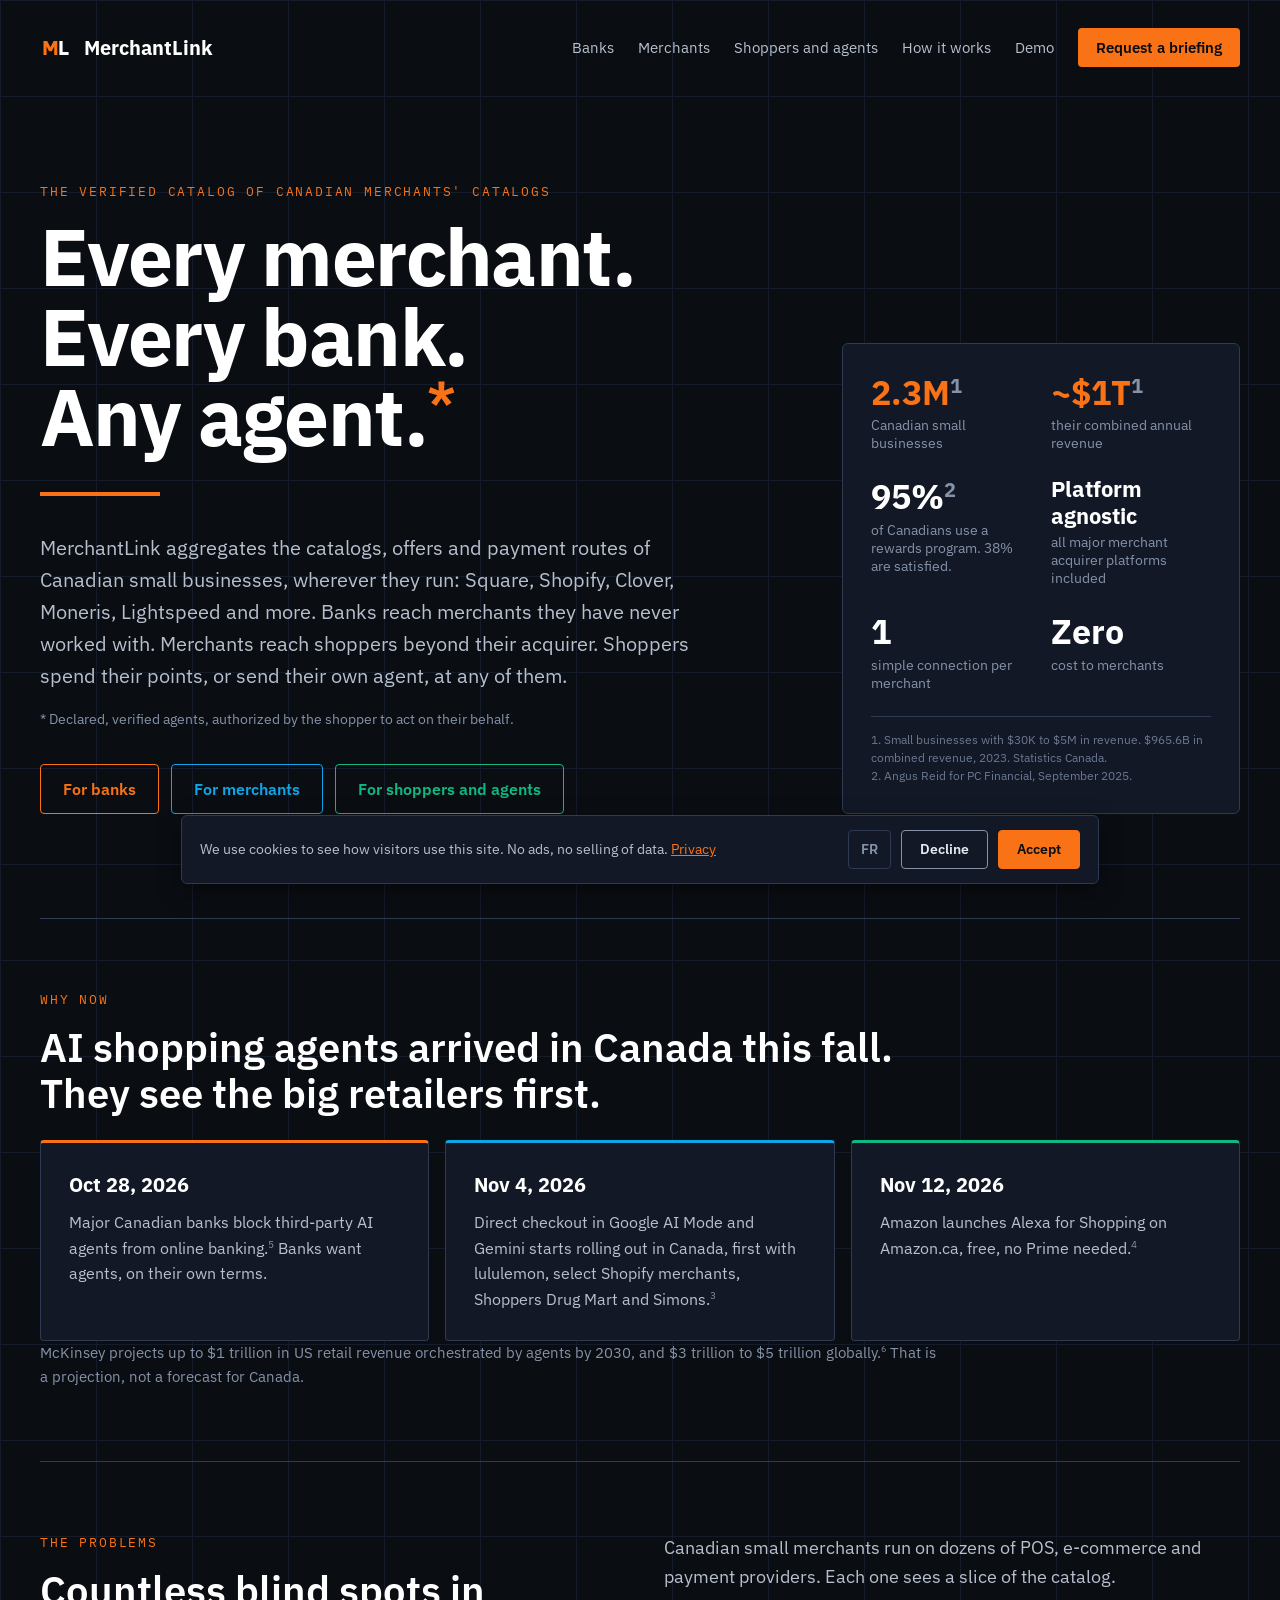
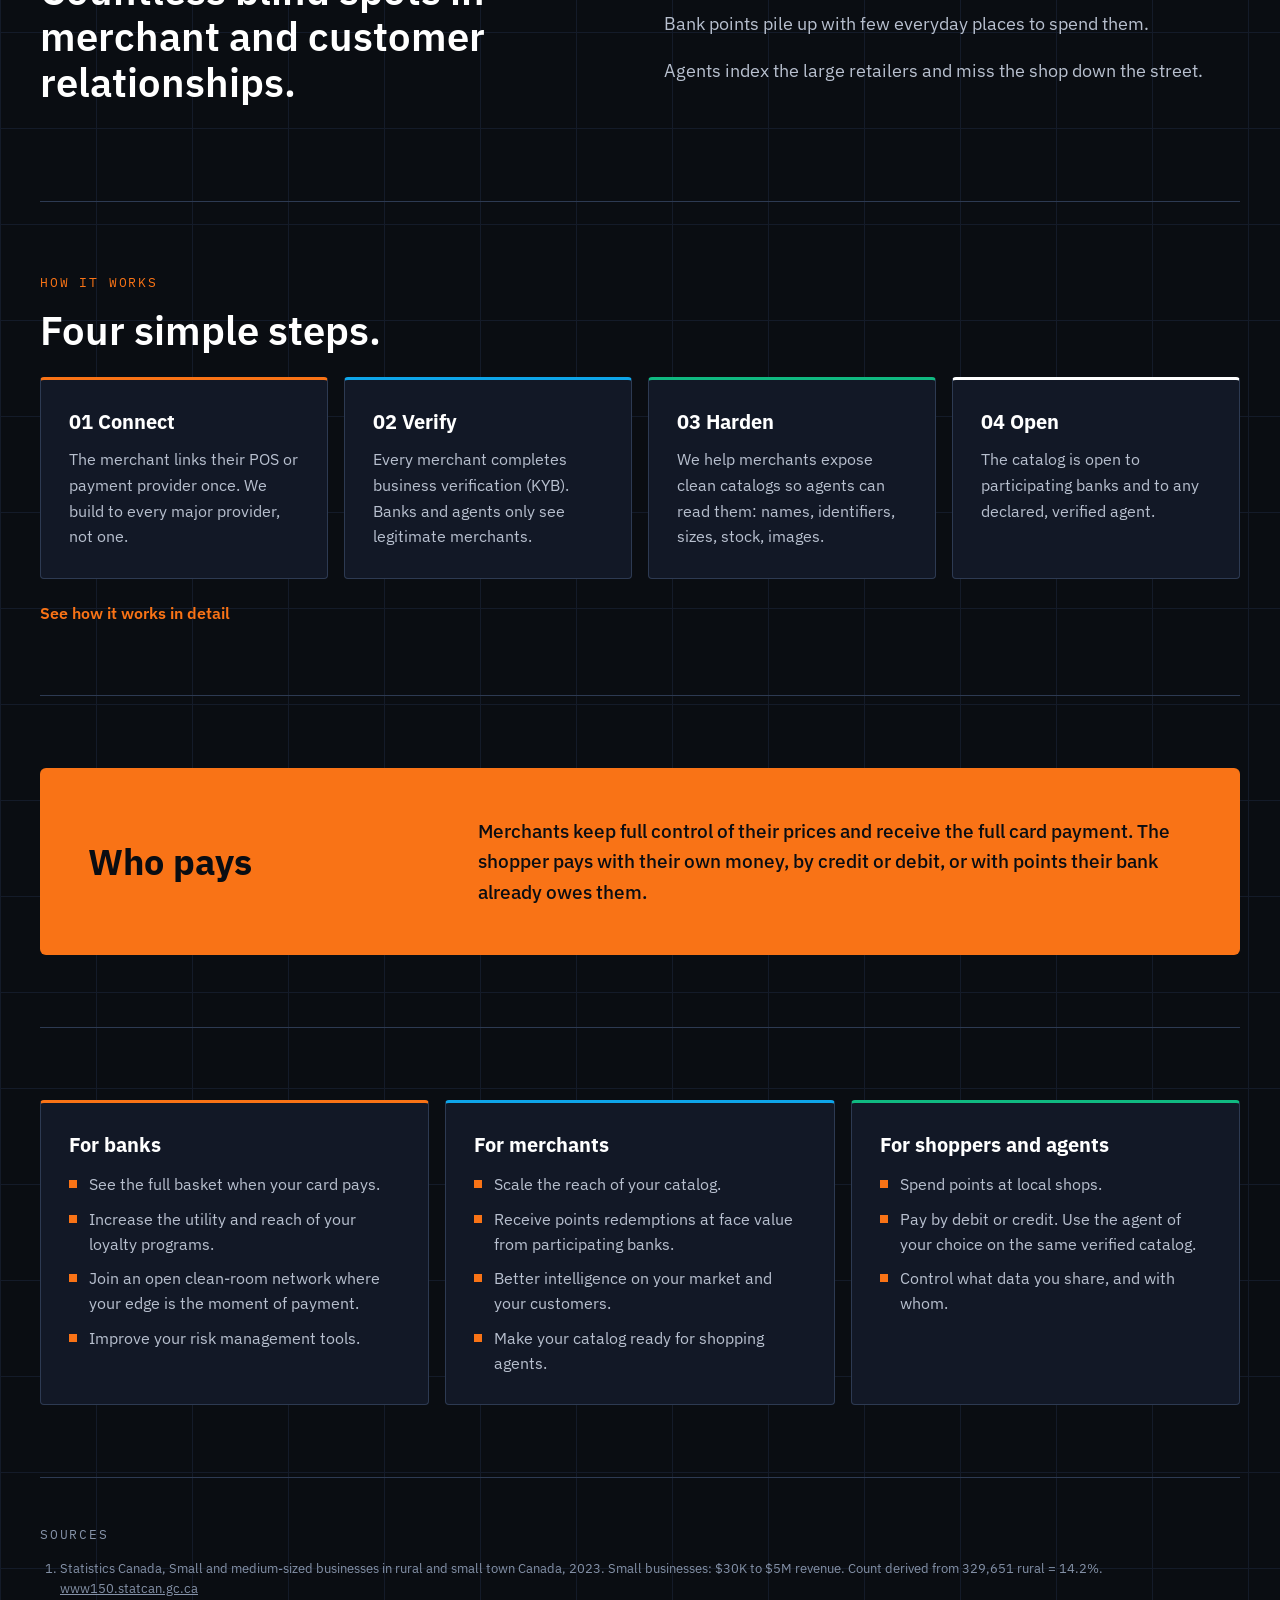
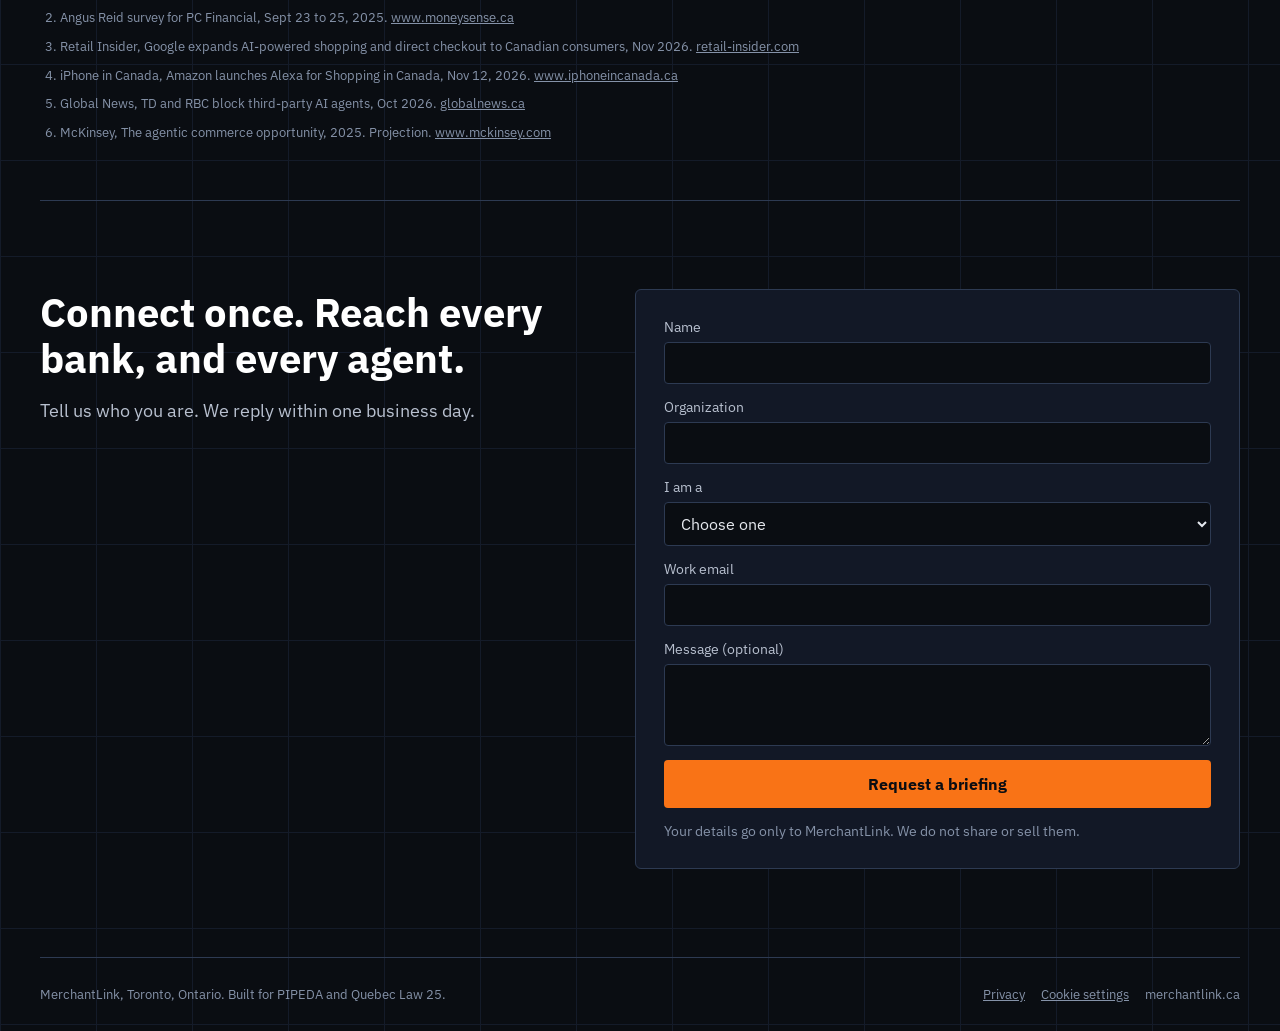
<file: index.html>
<!doctype html>
<html lang="en">
<head>
<meta charset="utf-8">
<script>
window.dataLayer = window.dataLayer || [];
function gtag(){dataLayer.push(arguments);}
gtag('consent', 'default', {ad_storage: 'denied', ad_user_data: 'denied', ad_personalization: 'denied', analytics_storage: 'denied', wait_for_update: 500});
// GTM loads only after consent (D-035): at once for a stored Accept, otherwise from consent.js on Accept.
window.mlLoadGTM = function(){if(window.mlGTMLoaded)return;window.mlGTMLoaded=true;
// Google Tag Manager, standard snippet
(function(w,d,s,l,i){w[l]=w[l]||[];w[l].push({'gtm.start':
new Date().getTime(),event:'gtm.js'});var f=d.getElementsByTagName(s)[0],
j=d.createElement(s),dl=l!='dataLayer'?'&l='+l:'';j.async=true;j.src=
'https://www.googletagmanager.com/gtm.js?id='+i+dl;f.parentNode.insertBefore(j,f);
})(window,document,'script','dataLayer','GTM-K3TVBFXW');
// End Google Tag Manager
};
(function(){try{var c=localStorage.getItem('ml_cookie_consent');if(c){document.documentElement.setAttribute('data-ml-consent',c);}if(c==='accepted'){gtag('consent','update',{analytics_storage:'granted'});window.mlLoadGTM();}}catch(e){}})();
</script>
<meta name="viewport" content="width=device-width, initial-scale=1">
<title>MerchantLink, home</title>
<meta name="description" content="MerchantLink: the verified catalog of Canadian merchants' catalogs, for banks, merchants and authorized shopping agents.">
<link rel="icon" type="image/svg+xml" href="favicon.svg">
<link rel="canonical" href="https://merchantlink.ca/">
<meta name="robots" content="index, follow, max-image-preview:large, max-snippet:-1">
<meta property="og:type" content="website">
<meta property="og:site_name" content="MerchantLink">
<meta property="og:title" content="MerchantLink, home">
<meta property="og:description" content="The verified catalog of Canadian merchants' catalogs, for banks, merchants and authorized shopping agents.">
<meta property="og:url" content="https://merchantlink.ca/">
<meta name="twitter:card" content="summary">
<script type="application/ld+json">{"@context":"https://schema.org","@type":"Organization","name":"MerchantLink","url":"https://merchantlink.ca/","logo":"https://merchantlink.ca/favicon.svg","areaServed":"CA","address":{"@type":"PostalAddress","addressLocality":"Toronto","addressRegion":"ON","addressCountry":"CA"}}</script>
<link rel="preconnect" href="https://fonts.googleapis.com">
<link href="https://fonts.googleapis.com/css2?family=IBM+Plex+Sans:wght@400;500;600;700&amp;family=IBM+Plex+Mono:wght@400;500&amp;display=swap" rel="stylesheet">
<style>
body{margin:0;background:#0a0d12}
a{color:#f97316}a:hover{color:#fdba74}
.f{display:grid;gap:6px;font-size:14px;color:#b8c0cf}
.f input,.f select,.f textarea{font:inherit;font-size:16px;padding:10px 12px;background:#0a0d12;color:#e6e9ef;border:1px solid #2d3a52;border-radius:4px}
.f input:focus,.f select:focus,.f textarea:focus{outline:2px solid #f97316;outline-offset:1px}
.site-header{display:flex;gap:24px;align-items:center;justify-content:space-between;padding:28px 0;position:relative}
.brand{display:flex;align-items:center;gap:12px;text-decoration:none;color:#ffffff;font-weight:700;font-size:20px}
.hdr-right{display:flex;align-items:center;gap:24px}
.site-nav{display:flex;gap:24px;align-items:center;font-size:15px}
.cta{color:#0a0d12!important;background:#f97316;padding:10px 18px;border-radius:4px;text-decoration:none;font-weight:600;font-size:15px;white-space:nowrap}
.cta:hover{background:#fb923c}
.burger{display:none;background:none;border:1px solid #2d3a52;border-radius:4px;padding:10px 9px;cursor:pointer;flex-direction:column;gap:4px}
.burger span{display:block;width:20px;height:2px;background:#e6e9ef}
.lcard:hover{border-color:#4a5a78!important}
@media (max-width:900px){
 .burger{display:flex}
 .hdr-right{gap:12px}
 .site-nav{display:none;position:absolute;top:84px;left:0;right:0;z-index:20;flex-direction:column;align-items:stretch;gap:0;background:#121826;border:1px solid #2d3a52;border-radius:6px;padding:8px 0}
 .site-nav.open{display:flex}
 .site-nav a{padding:14px 20px;border-bottom:0!important}
}
@media (max-width:700px){h1{font-size:52px!important} h2{font-size:30px!important}}
@media (max-width:460px){.brand span{display:none} .cta{padding:9px 12px;font-size:14px} .site-header{gap:12px}}
</style>
</head>
<body>
<!-- Google Tag Manager (noscript) -->
<noscript><iframe src="https://www.googletagmanager.com/ns.html?id=GTM-K3TVBFXW"
height="0" width="0" style="display:none;visibility:hidden"></iframe></noscript>
<!-- End Google Tag Manager (noscript) -->
<div style="background: #0a0d12; color: #e6e9ef; font-family: 'IBM Plex Sans', system-ui, sans-serif; min-height: 100vh; background-image: linear-gradient(#141b29 1px, transparent 1px), linear-gradient(90deg, #141b29 1px, transparent 1px); background-size: 96px 96px">
<div style="max-width: 1200px; margin: 0 auto; padding: 0 24px">
<header class="site-header">
<a href="index.html" class="brand">
<img src="favicon.svg" alt="" width="32" height="32">
<span>MerchantLink</span>
</a>
<div class="hdr-right">
<nav id="site-nav" class="site-nav">
<a href="banks.html" style="color: #b8c0cf; text-decoration: none">Banks</a><a href="merchants.html" style="color: #b8c0cf; text-decoration: none">Merchants</a><a href="shoppers.html" style="color: #b8c0cf; text-decoration: none">Shoppers and agents</a><a href="how-it-works.html" style="color: #b8c0cf; text-decoration: none">How it works</a><a href="demo/" style="color: #b8c0cf; text-decoration: none">Demo</a>
</nav>
<a href="#contact" class="cta">Request a briefing</a>
<button class="burger" type="button" aria-expanded="false" aria-controls="site-nav" aria-label="Menu"><span></span><span></span><span></span></button>
</div>
</header>
<main>

<section style="padding: 88px 0 104px; display: flex; flex-wrap: wrap; gap: 64px; align-items: flex-end">
<div style="flex: 999 1 560px; min-width: 0">
<p style="font-family: 'IBM Plex Mono', monospace; font-size: 13px; letter-spacing: 0.14em; text-transform: uppercase; color: #f97316; margin: 0 0 16px">The verified catalog of Canadian merchants' catalogs</p>
<h1 style="margin: 0; font-size: 80px; line-height: 1.0; font-weight: 700; color: #ffffff; letter-spacing: -0.02em">Every merchant.<br>Every bank.<br>Any agent.<a href="#agents-note" aria-label="Footnote on authorized agents" style="color: #f97316; text-decoration: none; font-size: 48px; vertical-align: super">*</a></h1>
<div style="width: 120px; height: 4px; background: #f97316; margin: 36px 0"></div>
<p style="margin: 0 0 18px; font-size: 20px; line-height: 1.6; color: #b8c0cf; max-width: 680px">MerchantLink aggregates the catalogs, offers and payment routes of Canadian small businesses, wherever they run: Square, Shopify, Clover, Moneris, Lightspeed and more. Banks reach merchants they have never worked with. Merchants reach shoppers beyond their acquirer. Shoppers spend their points, or send their own agent, at any of them.</p>
<p id="agents-note" style="margin: 8px 0 0; font-size: 14px; color: #8592a8">* Declared, verified agents, authorized by the shopper to act on their behalf.</p>
<div style="display: flex; flex-wrap: wrap; gap: 12px; margin-top: 36px">
<a href="banks.html" style="padding: 14px 22px; border: 1px solid #f97316; color: #f97316; text-decoration: none; border-radius: 4px; font-weight: 600">For banks</a>
<a href="merchants.html" style="padding: 14px 22px; border: 1px solid #0ea5e9; color: #0ea5e9; text-decoration: none; border-radius: 4px; font-weight: 600">For merchants</a>
<a href="shoppers.html" style="padding: 14px 22px; border: 1px solid #10b981; color: #10b981; text-decoration: none; border-radius: 4px; font-weight: 600">For shoppers and agents</a>
</div>
</div>
<div style="flex: 1 1 340px; background: #121826; border: 1px solid #2d3a52; border-radius: 6px; padding: 28px; display: grid; grid-template-columns: repeat(2, minmax(0, 1fr)); gap: 24px 20px">
<div><div style="font-size: 34px; font-weight: 700; color: #f97316; line-height: 1.2">2.3M<sup style="font-size: 0.6em; color: #8592a8">1</sup></div><div style="font-size: 14px; color: #8592a8; margin-top: 4px">Canadian small businesses</div></div>
<div><div style="font-size: 34px; font-weight: 700; color: #f97316; line-height: 1.2">~$1T<sup style="font-size: 0.6em; color: #8592a8">1</sup></div><div style="font-size: 14px; color: #8592a8; margin-top: 4px">their combined annual revenue</div></div>
<div><div style="font-size: 34px; font-weight: 700; color: #ffffff; line-height: 1.2">95%<sup style="font-size: 0.6em; color: #8592a8">2</sup></div><div style="font-size: 14px; color: #8592a8; margin-top: 4px">of Canadians use a rewards program. 38% are satisfied.</div></div>
<div><div style="font-size: 22px; font-weight: 700; color: #ffffff; line-height: 1.2">Platform agnostic</div><div style="font-size: 14px; color: #8592a8; margin-top: 4px">all major merchant acquirer platforms included</div></div>
<div><div style="font-size: 34px; font-weight: 700; color: #ffffff; line-height: 1.2">1</div><div style="font-size: 14px; color: #8592a8; margin-top: 4px">simple connection per merchant</div></div>
<div><div style="font-size: 34px; font-weight: 700; color: #ffffff; line-height: 1.2">Zero</div><div style="font-size: 14px; color: #8592a8; margin-top: 4px">cost to merchants</div></div>
<div style="grid-column: 1 / -1; font-size: 12px; line-height: 1.5; color: #6b7891; border-top: 1px solid #2d3a52; padding-top: 14px">1. Small businesses with $30K to $5M in revenue. $965.6B in combined revenue, 2023. Statistics Canada.<br>2. Angus Reid for PC Financial, September 2025.</div>
</div>
</section>
<section style="padding: 72px 0; border-top: 1px solid #2d3a52"><p style="font-family: 'IBM Plex Mono', monospace; font-size: 13px; letter-spacing: 0.14em; text-transform: uppercase; color: #f97316; margin: 0 0 16px">Why now</p><h2 style="margin: 0 0 24px; font-size: 40px; line-height: 1.15; color: #ffffff; font-weight: 600;max-width: 900px">AI shopping agents arrived in Canada this fall. They see the big retailers first.</h2><div style="display: grid; grid-template-columns: repeat(auto-fit, minmax(260px, 1fr)); gap: 16px"><div style="background: #121826; border: 1px solid #2d3a52; border-top: 3px solid #f97316; border-radius: 4px; padding: 28px"><h3 style="margin: 0 0 12px; font-size: 20px; color: #ffffff">Oct 28, 2026</h3><div style="color: #b8c0cf; line-height: 1.6; font-size: 16px">Major Canadian banks block third-party AI agents from online banking.<sup style="font-size: 0.6em; color: #8592a8">5</sup> Banks want agents, on their own terms.</div></div><div style="background: #121826; border: 1px solid #2d3a52; border-top: 3px solid #0ea5e9; border-radius: 4px; padding: 28px"><h3 style="margin: 0 0 12px; font-size: 20px; color: #ffffff">Nov 4, 2026</h3><div style="color: #b8c0cf; line-height: 1.6; font-size: 16px">Direct checkout in Google AI Mode and Gemini starts rolling out in Canada, first with lululemon, select Shopify merchants, Shoppers Drug Mart and Simons.<sup style="font-size: 0.6em; color: #8592a8">3</sup></div></div><div style="background: #121826; border: 1px solid #2d3a52; border-top: 3px solid #10b981; border-radius: 4px; padding: 28px"><h3 style="margin: 0 0 12px; font-size: 20px; color: #ffffff">Nov 12, 2026</h3><div style="color: #b8c0cf; line-height: 1.6; font-size: 16px">Amazon launches Alexa for Shopping on Amazon.ca, free, no Prime needed.<sup style="font-size: 0.6em; color: #8592a8">4</sup></div></div></div><p style="margin: 0 0 0; font-size: 15px; line-height: 1.6; color: #8592a8; max-width: 900px">McKinsey projects up to $1 trillion in US retail revenue orchestrated by agents by 2030, and $3 trillion to $5 trillion globally.<sup style="font-size: 0.6em; color: #8592a8">6</sup> That is a projection, not a forecast for Canada.</p></section>
<section style="padding: 72px 0; border-top: 1px solid #2d3a52"><div style="display: grid; grid-template-columns: repeat(auto-fit, minmax(320px, 1fr)); gap: 48px"><div><p style="font-family: 'IBM Plex Mono', monospace; font-size: 13px; letter-spacing: 0.14em; text-transform: uppercase; color: #f97316; margin: 0 0 16px">The problems</p><h2 style="margin: 0 0 24px; font-size: 40px; line-height: 1.15; color: #ffffff; font-weight: 600">Countless blind spots in merchant and customer relationships.</h2></div><div><p style="margin: 0 0 18px; font-size: 18px; line-height: 1.6; color: #b8c0cf; max-width: 760px">Canadian small merchants run on dozens of POS, e-commerce and payment providers. Each one sees a slice of the catalog.</p><p style="margin: 0 0 18px; font-size: 18px; line-height: 1.6; color: #b8c0cf; max-width: 760px">Bank points pile up with few everyday places to spend them.</p><p style="margin: 0 0 0; font-size: 18px; line-height: 1.6; color: #b8c0cf; max-width: 760px">Agents index the large retailers and miss the shop down the street.</p></div></div></section>
<section style="padding: 72px 0; border-top: 1px solid #2d3a52"><p style="font-family: 'IBM Plex Mono', monospace; font-size: 13px; letter-spacing: 0.14em; text-transform: uppercase; color: #f97316; margin: 0 0 16px">How it works</p><h2 style="margin: 0 0 24px; font-size: 40px; line-height: 1.15; color: #ffffff; font-weight: 600">Four simple steps.</h2><div style="display: grid; grid-template-columns: repeat(auto-fit, minmax(260px, 1fr)); gap: 16px"><div style="background: #121826; border: 1px solid #2d3a52; border-top: 3px solid #f97316; border-radius: 4px; padding: 28px"><h3 style="margin: 0 0 12px; font-size: 20px; color: #ffffff">01 Connect</h3><div style="color: #b8c0cf; line-height: 1.6; font-size: 16px">The merchant links their POS or payment provider once. We build to every major provider, not one.</div></div><div style="background: #121826; border: 1px solid #2d3a52; border-top: 3px solid #0ea5e9; border-radius: 4px; padding: 28px"><h3 style="margin: 0 0 12px; font-size: 20px; color: #ffffff">02 Verify</h3><div style="color: #b8c0cf; line-height: 1.6; font-size: 16px">Every merchant completes business verification (KYB). Banks and agents only see legitimate merchants.</div></div><div style="background: #121826; border: 1px solid #2d3a52; border-top: 3px solid #10b981; border-radius: 4px; padding: 28px"><h3 style="margin: 0 0 12px; font-size: 20px; color: #ffffff">03 Harden</h3><div style="color: #b8c0cf; line-height: 1.6; font-size: 16px">We help merchants expose clean catalogs so agents can read them: names, identifiers, sizes, stock, images.</div></div><div style="background: #121826; border: 1px solid #2d3a52; border-top: 3px solid #ffffff; border-radius: 4px; padding: 28px"><h3 style="margin: 0 0 12px; font-size: 20px; color: #ffffff">04 Open</h3><div style="color: #b8c0cf; line-height: 1.6; font-size: 16px">The catalog is open to participating banks and to any declared, verified agent.</div></div></div><p style="margin: 24px 0 0"><a href="how-it-works.html" style="font-weight: 600; text-decoration: none">See how it works in detail</a></p></section>
<section style="padding: 72px 0; border-top: 1px solid #2d3a52"><div style="background: #f97316; color: #0a0d12; border-radius: 6px; padding: 48px; display: flex; flex-wrap: wrap; gap: 32px; align-items: center"><h2 style="margin: 0; font-size: 36px; font-weight: 700; flex: 1 1 280px">Who pays</h2><p style="margin: 0; font-size: 19px; line-height: 1.6; flex: 3 1 480px; font-weight: 500">Merchants keep full control of their prices and receive the full card payment. The shopper pays with their own money, by credit or debit, or with points their bank already owes them.</p></div></section>
<section style="padding: 72px 0; border-top: 1px solid #2d3a52"><div style="display: grid; grid-template-columns: repeat(auto-fit, minmax(300px, 1fr)); gap: 16px"><a href="banks.html" class="lcard" style="display: block; text-decoration: none; background: #121826; border: 1px solid #2d3a52; border-top: 3px solid #f97316; border-radius: 4px; padding: 28px"><h3 style="margin: 0 0 14px; font-size: 20px; color: #ffffff">For banks</h3><ul style="margin: 0; padding: 0; list-style: none; display: flex; flex-direction: column; gap: 10px; color: #b8c0cf; line-height: 1.55; font-size: 16px"><li style="display: flex; gap: 12px; align-items: baseline"><span aria-hidden="true" style="flex: 0 0 8px; width: 8px; height: 8px; background: #f97316; display: inline-block; transform: translateY(-2px)"></span><span>See the full basket when your card pays.</span></li><li style="display: flex; gap: 12px; align-items: baseline"><span aria-hidden="true" style="flex: 0 0 8px; width: 8px; height: 8px; background: #f97316; display: inline-block; transform: translateY(-2px)"></span><span>Increase the utility and reach of your loyalty programs.</span></li><li style="display: flex; gap: 12px; align-items: baseline"><span aria-hidden="true" style="flex: 0 0 8px; width: 8px; height: 8px; background: #f97316; display: inline-block; transform: translateY(-2px)"></span><span>Join an open clean-room network where your edge is the moment of payment.</span></li><li style="display: flex; gap: 12px; align-items: baseline"><span aria-hidden="true" style="flex: 0 0 8px; width: 8px; height: 8px; background: #f97316; display: inline-block; transform: translateY(-2px)"></span><span>Improve your risk management tools.</span></li></ul></a><a href="merchants.html" class="lcard" style="display: block; text-decoration: none; background: #121826; border: 1px solid #2d3a52; border-top: 3px solid #0ea5e9; border-radius: 4px; padding: 28px"><h3 style="margin: 0 0 14px; font-size: 20px; color: #ffffff">For merchants</h3><ul style="margin: 0; padding: 0; list-style: none; display: flex; flex-direction: column; gap: 10px; color: #b8c0cf; line-height: 1.55; font-size: 16px"><li style="display: flex; gap: 12px; align-items: baseline"><span aria-hidden="true" style="flex: 0 0 8px; width: 8px; height: 8px; background: #f97316; display: inline-block; transform: translateY(-2px)"></span><span>Scale the reach of your catalog.</span></li><li style="display: flex; gap: 12px; align-items: baseline"><span aria-hidden="true" style="flex: 0 0 8px; width: 8px; height: 8px; background: #f97316; display: inline-block; transform: translateY(-2px)"></span><span>Receive points redemptions at face value from participating banks.</span></li><li style="display: flex; gap: 12px; align-items: baseline"><span aria-hidden="true" style="flex: 0 0 8px; width: 8px; height: 8px; background: #f97316; display: inline-block; transform: translateY(-2px)"></span><span>Better intelligence on your market and your customers.</span></li><li style="display: flex; gap: 12px; align-items: baseline"><span aria-hidden="true" style="flex: 0 0 8px; width: 8px; height: 8px; background: #f97316; display: inline-block; transform: translateY(-2px)"></span><span>Make your catalog ready for shopping agents.</span></li></ul></a><a href="shoppers.html" class="lcard" style="display: block; text-decoration: none; background: #121826; border: 1px solid #2d3a52; border-top: 3px solid #10b981; border-radius: 4px; padding: 28px"><h3 style="margin: 0 0 14px; font-size: 20px; color: #ffffff">For shoppers and agents</h3><ul style="margin: 0; padding: 0; list-style: none; display: flex; flex-direction: column; gap: 10px; color: #b8c0cf; line-height: 1.55; font-size: 16px"><li style="display: flex; gap: 12px; align-items: baseline"><span aria-hidden="true" style="flex: 0 0 8px; width: 8px; height: 8px; background: #f97316; display: inline-block; transform: translateY(-2px)"></span><span>Spend points at local shops.</span></li><li style="display: flex; gap: 12px; align-items: baseline"><span aria-hidden="true" style="flex: 0 0 8px; width: 8px; height: 8px; background: #f97316; display: inline-block; transform: translateY(-2px)"></span><span>Pay by debit or credit. Use the agent of your choice on the same verified catalog.</span></li><li style="display: flex; gap: 12px; align-items: baseline"><span aria-hidden="true" style="flex: 0 0 8px; width: 8px; height: 8px; background: #f97316; display: inline-block; transform: translateY(-2px)"></span><span>Control what data you share, and with whom.</span></li></ul></a></div></section>
<section style="padding: 48px 0; border-top: 1px solid #2d3a52"><p style="font-family: 'IBM Plex Mono', monospace; font-size: 13px; letter-spacing: 0.14em; text-transform: uppercase; color: #8592a8; margin: 0 0 16px">Sources</p><ol style="margin: 0; padding-left: 20px; font-size: 13px; line-height: 1.6; color: #8592a8"><li style="margin-bottom: 8px">Statistics Canada, Small and medium-sized businesses in rural and small town Canada, 2023. Small businesses: $30K to $5M revenue. Count derived from 329,651 rural = 14.2%. <a href="https://www150.statcan.gc.ca/n1/daily-quotidien/251212/dq251212d-eng.htm" style="color: #8592a8">www150.statcan.gc.ca</a></li><li style="margin-bottom: 8px">Angus Reid survey for PC Financial, Sept 23 to 25, 2025. <a href="https://www.moneysense.ca/?p=369215" style="color: #8592a8">www.moneysense.ca</a></li><li style="margin-bottom: 8px">Retail Insider, Google expands AI-powered shopping and direct checkout to Canadian consumers, Nov 2026. <a href="https://retail-insider.com/?p=210870" style="color: #8592a8">retail-insider.com</a></li><li style="margin-bottom: 8px">iPhone in Canada, Amazon launches Alexa for Shopping in Canada, Nov 12, 2026. <a href="https://www.iphoneincanada.ca/2026/11/12/alexa-for-shopping-canada/" style="color: #8592a8">www.iphoneincanada.ca</a></li><li style="margin-bottom: 8px">Global News, TD and RBC block third-party AI agents, Oct 2026. <a href="https://globalnews.ca/news/12124433/ai-agents-canadian-banks/" style="color: #8592a8">globalnews.ca</a></li><li style="margin-bottom: 8px">McKinsey, The agentic commerce opportunity, 2025. Projection. <a href="https://www.mckinsey.com/industries/retail/our-insights/the-agentic-commerce-opportunity-how-ai-agents-are-ushering-in-a-new-era-for-consumers-and-merchants" style="color: #8592a8">www.mckinsey.com</a></li></ol></section>

</main>
<section id="contact" style="padding: 88px 0; border-top: 1px solid #2d3a52; display: flex; flex-wrap: wrap; gap: 48px; align-items: flex-start; justify-content: space-between">
<div style="flex: 1 1 420px">
<h2 style="margin: 0 0 16px; font-size: 40px; line-height: 1.15; color: #ffffff; font-weight: 700">Connect once. Reach every bank, and every agent.</h2>
<p style="margin: 0; font-size: 18px; line-height: 1.6; color: #b8c0cf; max-width: 520px">Tell us who you are. We reply within one business day.</p>
</div>
<form id="briefing-form" style="flex: 1 1 420px; background: #121826; border: 1px solid #2d3a52; border-radius: 6px; padding: 28px; display: grid; gap: 14px">
<input type="hidden" name="access_key" value="dc0301b3-9a83-482e-b36a-9e558f9f03d3">
<input type="hidden" name="subject" value="MerchantLink briefing request">
<input type="checkbox" name="botcheck" style="display:none" tabindex="-1" autocomplete="off">
<label class="f">Name<input name="name" required autocomplete="name"></label>
<label class="f">Organization<input name="organization" required autocomplete="organization"></label>
<label class="f">I am a<select name="role" required><option value="">Choose one</option><option>Bank or credit union</option><option>Merchant</option><option>Acquirer or payment platform</option><option>Agent developer</option><option>Other</option></select></label>
<label class="f">Work email<input type="email" name="email" required autocomplete="email"></label>
<label class="f">Message (optional)<textarea name="message" rows="3"></textarea></label>
<button type="submit" style="padding: 14px 22px; background: #f97316; color: #0a0d12; border: 0; border-radius: 4px; font-weight: 700; font-size: 16px; font-family: inherit; cursor: pointer">Request a briefing</button>
<p id="form-status" role="status" style="margin: 0; font-size: 14px; color: #8592a8">Your details go only to MerchantLink. We do not share or sell them.</p>
</form>
</section>
<footer style="padding: 28px 0; border-top: 1px solid #2d3a52; display: flex; flex-wrap: wrap; justify-content: space-between; gap: 16px; font-size: 13px; color: #8592a8">
<span>MerchantLink, Toronto, Ontario. Built for PIPEDA and Quebec Law 25.</span>
<span style="display: flex; flex-wrap: wrap; gap: 16px"><a href="privacy.html" style="color: #8592a8">Privacy</a><button type="button" data-cookie-settings style="background: none; border: 0; padding: 0; font: inherit; color: #8592a8; text-decoration: underline; cursor: pointer">Cookie settings</button><span>merchantlink.ca</span></span>
</footer>
</div>
</div>
<script>
(function(){var b=document.querySelector('.burger'),n=document.getElementById('site-nav');if(!b)return;b.addEventListener('click',function(){var o=n.classList.toggle('open');b.setAttribute('aria-expanded',o);});n.addEventListener('click',function(e){if(e.target.tagName==='A'){n.classList.remove('open');b.setAttribute('aria-expanded','false');}});})();

(function(){var f=document.getElementById('briefing-form');if(!f)return;var s=document.getElementById('form-status');
f.addEventListener('submit',async function(e){e.preventDefault();if(!f.reportValidity())return;var b=f.querySelector('button');b.disabled=true;s.textContent='Sending.';
try{var r=await fetch('https://api.web3forms.com/submit',{method:'POST',headers:{'Accept':'application/json'},body:new FormData(f)});var j=await r.json();
if(r.ok&&j.success){f.reset();s.style.color='#10b981';s.textContent='Received. We will reply within one business day.';}else{throw new Error('x')}}
catch(err){s.style.color='#f87171';s.textContent='That did not go through. Please try again in a minute.';}b.disabled=false;});})();
</script>
<script src="/consent.js" defer></script>
</body>
</html>
</file>
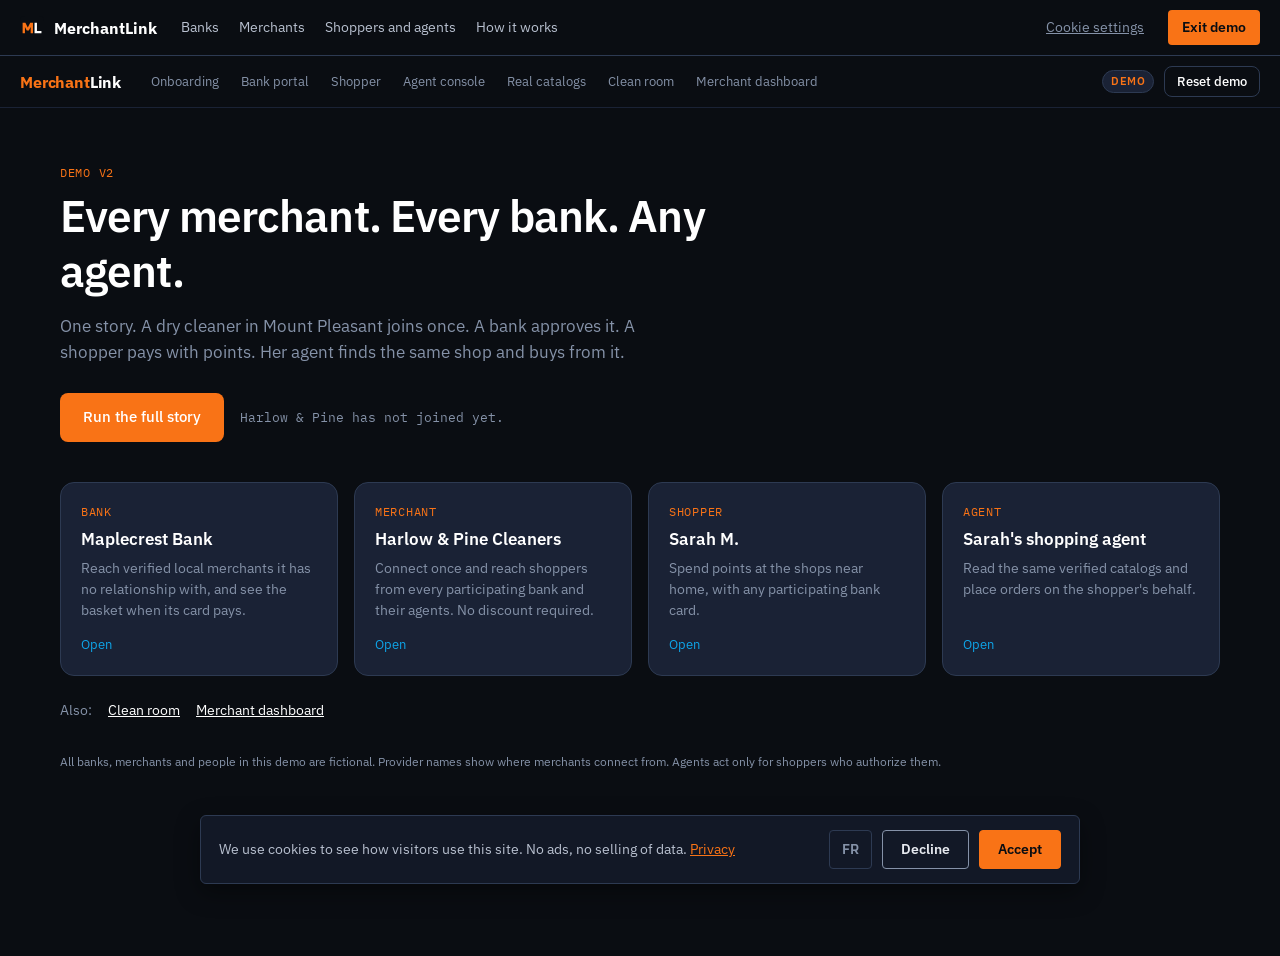
<file: demo/index.html>
<!doctype html>
<html lang="en" data-hash-page-views>
  <head>
    <meta charset="UTF-8" />
<script>
window.dataLayer = window.dataLayer || [];
function gtag(){dataLayer.push(arguments);}
gtag('consent', 'default', {ad_storage: 'denied', ad_user_data: 'denied', ad_personalization: 'denied', analytics_storage: 'denied', wait_for_update: 500});
// GTM loads only after consent (D-035): at once for a stored Accept, otherwise from consent.js on Accept.
window.mlLoadGTM = function(){if(window.mlGTMLoaded)return;window.mlGTMLoaded=true;
// Google Tag Manager, standard snippet
(function(w,d,s,l,i){w[l]=w[l]||[];w[l].push({'gtm.start':
new Date().getTime(),event:'gtm.js'});var f=d.getElementsByTagName(s)[0],
j=d.createElement(s),dl=l!='dataLayer'?'&l='+l:'';j.async=true;j.src=
'https://www.googletagmanager.com/gtm.js?id='+i+dl;f.parentNode.insertBefore(j,f);
})(window,document,'script','dataLayer','GTM-K3TVBFXW');
// End Google Tag Manager
};
(function(){try{var c=localStorage.getItem('ml_cookie_consent');if(c){document.documentElement.setAttribute('data-ml-consent',c);}if(c==='accepted'){gtag('consent','update',{analytics_storage:'granted'});window.mlLoadGTM();}}catch(e){}})();
</script>
    <link rel="icon" type="image/svg+xml" href="./favicon.svg" />
    <meta name="viewport" content="width=device-width, initial-scale=1.0" />
    <meta name="robots" content="noindex" />
    <title>MerchantLink demo</title>
    <script type="module" crossorigin src="./assets/index-UvPIZ9Rd.js"></script>
    <link rel="stylesheet" crossorigin href="./assets/index-TYw3OmuU.css">
  </head>
  <body>
<!-- Google Tag Manager (noscript) -->
<noscript><iframe src="https://www.googletagmanager.com/ns.html?id=GTM-K3TVBFXW"
height="0" width="0" style="display:none;visibility:hidden"></iframe></noscript>
<!-- End Google Tag Manager (noscript) -->
    <div id="root"></div>
  <script src="/consent.js" defer></script>
</body>
</html>
</file>
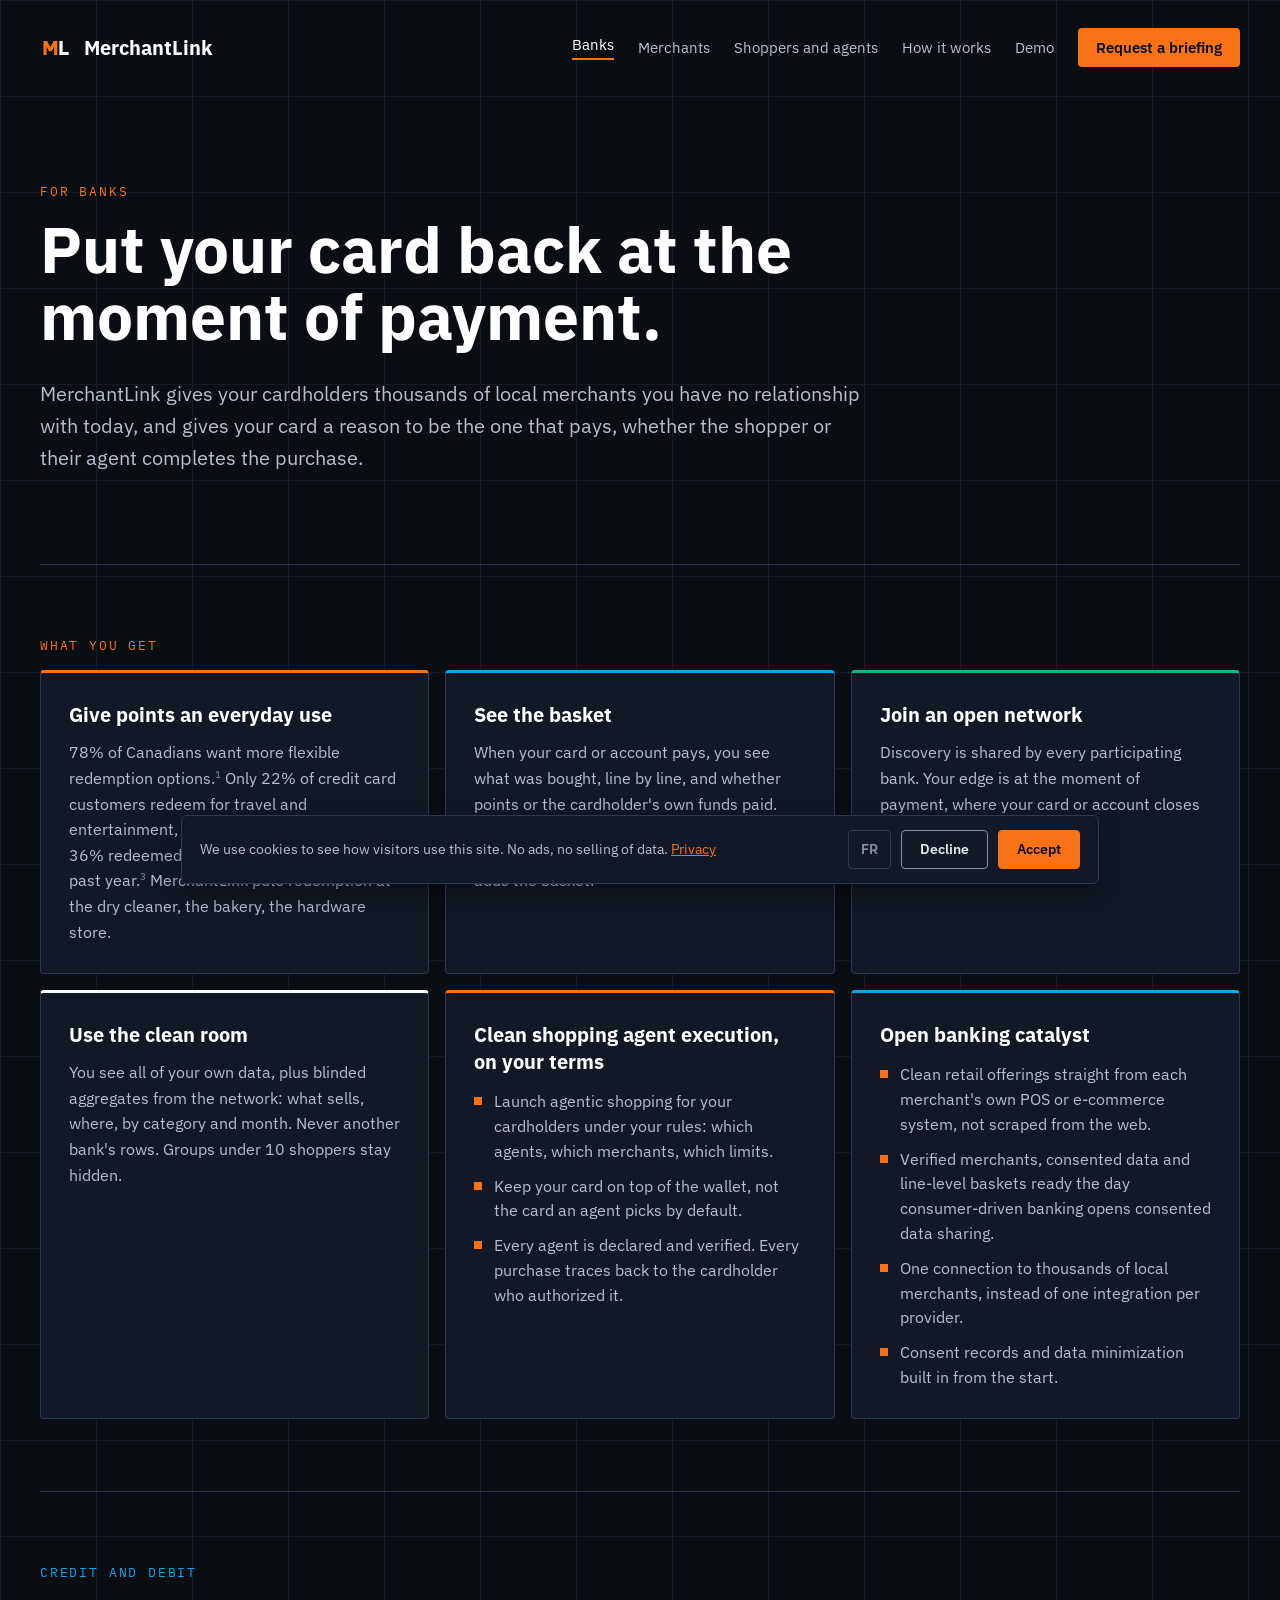
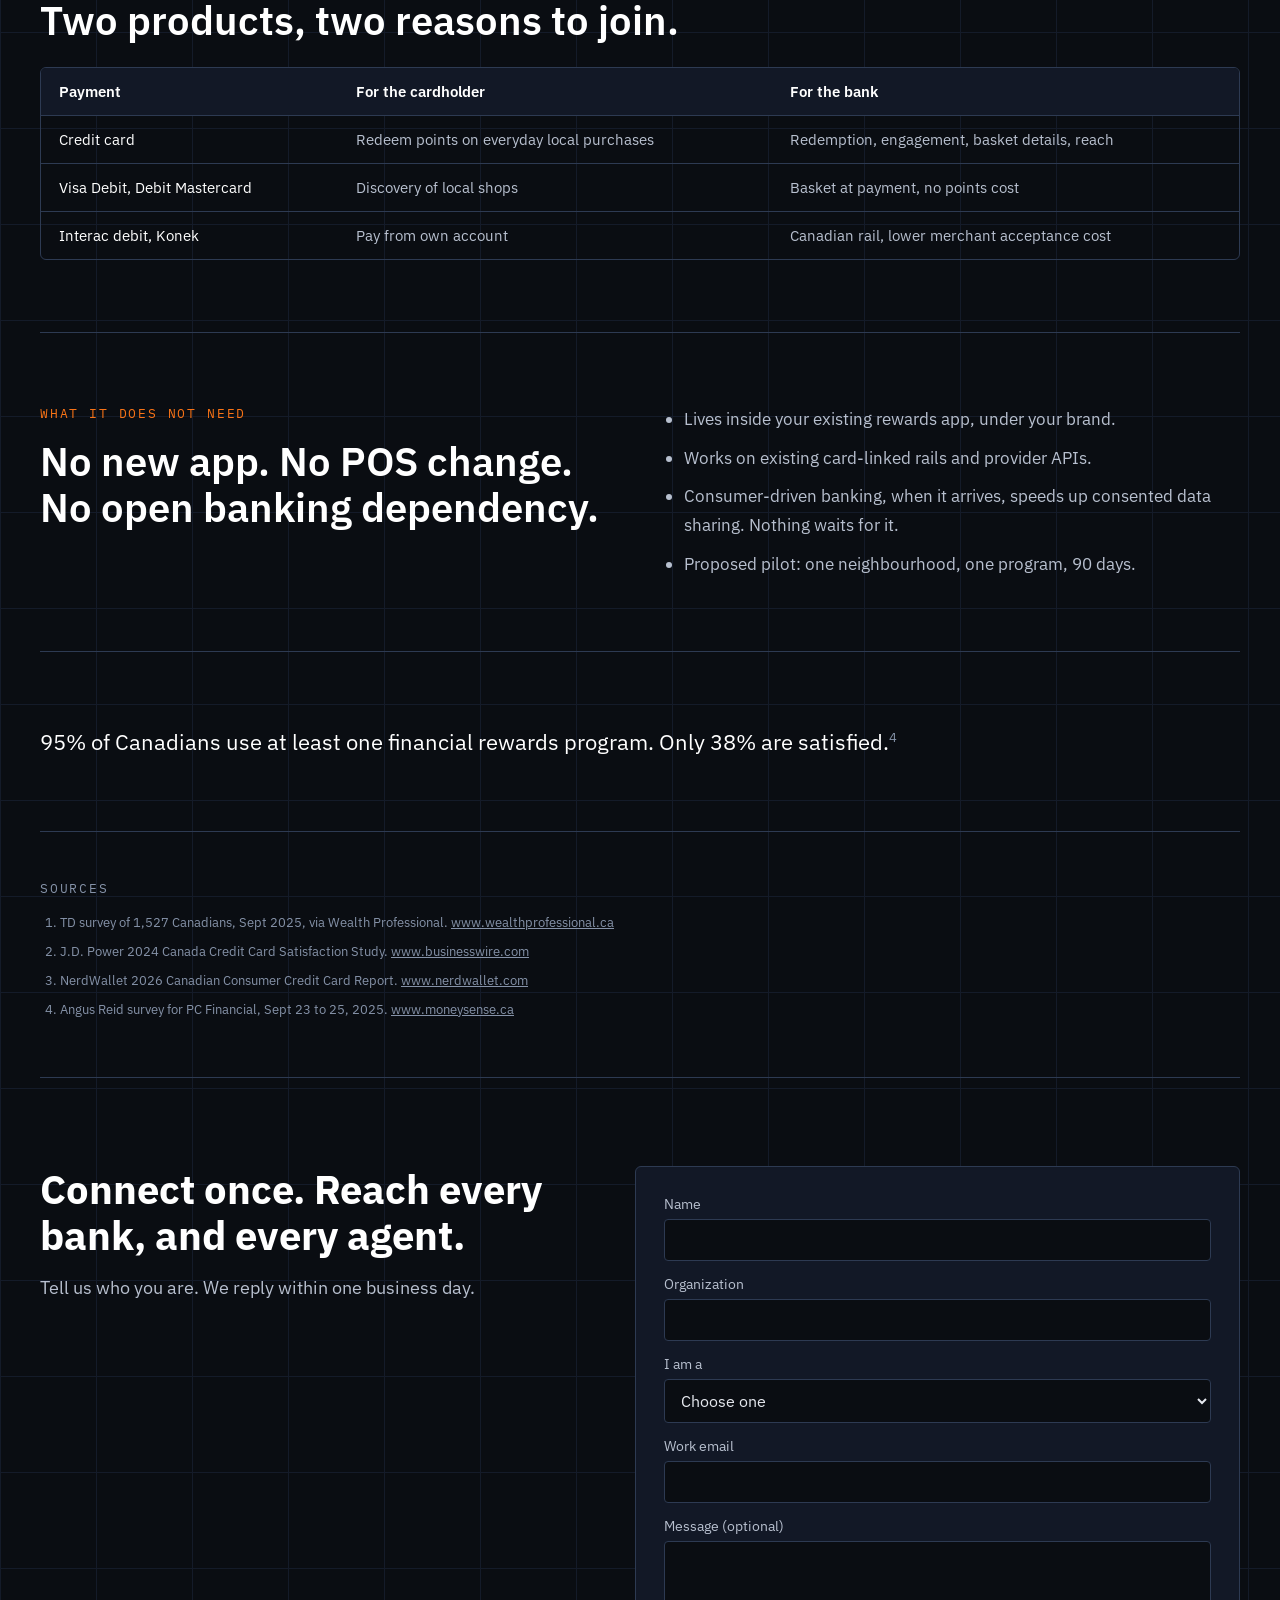
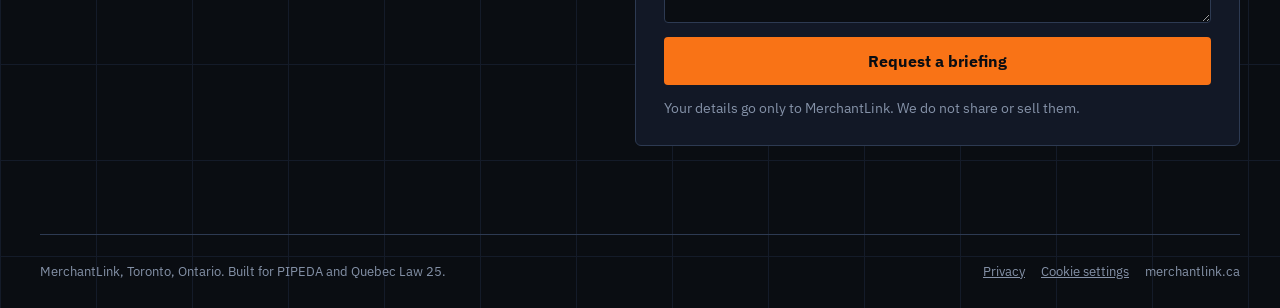
<file: banks.html>
<!doctype html>
<html lang="en">
<head>
<meta charset="utf-8">
<script>
window.dataLayer = window.dataLayer || [];
function gtag(){dataLayer.push(arguments);}
gtag('consent', 'default', {ad_storage: 'denied', ad_user_data: 'denied', ad_personalization: 'denied', analytics_storage: 'denied', wait_for_update: 500});
// GTM loads only after consent (D-035): at once for a stored Accept, otherwise from consent.js on Accept.
window.mlLoadGTM = function(){if(window.mlGTMLoaded)return;window.mlGTMLoaded=true;
// Google Tag Manager, standard snippet
(function(w,d,s,l,i){w[l]=w[l]||[];w[l].push({'gtm.start':
new Date().getTime(),event:'gtm.js'});var f=d.getElementsByTagName(s)[0],
j=d.createElement(s),dl=l!='dataLayer'?'&l='+l:'';j.async=true;j.src=
'https://www.googletagmanager.com/gtm.js?id='+i+dl;f.parentNode.insertBefore(j,f);
})(window,document,'script','dataLayer','GTM-K3TVBFXW');
// End Google Tag Manager
};
(function(){try{var c=localStorage.getItem('ml_cookie_consent');if(c){document.documentElement.setAttribute('data-ml-consent',c);}if(c==='accepted'){gtag('consent','update',{analytics_storage:'granted'});window.mlLoadGTM();}}catch(e){}})();
</script>
<meta name="viewport" content="width=device-width, initial-scale=1">
<title>MerchantLink for banks</title>
<meta name="description" content="MerchantLink: the verified catalog of Canadian merchants' catalogs, for banks, merchants and authorized shopping agents.">
<link rel="icon" type="image/svg+xml" href="favicon.svg">
<link rel="canonical" href="https://merchantlink.ca/banks.html">
<meta name="robots" content="index, follow, max-image-preview:large, max-snippet:-1">
<meta property="og:type" content="website">
<meta property="og:site_name" content="MerchantLink">
<meta property="og:title" content="MerchantLink for banks">
<meta property="og:description" content="The verified catalog of Canadian merchants' catalogs, for banks, merchants and authorized shopping agents.">
<meta property="og:url" content="https://merchantlink.ca/banks.html">
<meta name="twitter:card" content="summary">
<script type="application/ld+json">{"@context":"https://schema.org","@type":"Organization","name":"MerchantLink","url":"https://merchantlink.ca/","logo":"https://merchantlink.ca/favicon.svg","areaServed":"CA","address":{"@type":"PostalAddress","addressLocality":"Toronto","addressRegion":"ON","addressCountry":"CA"}}</script>
<link rel="preconnect" href="https://fonts.googleapis.com">
<link href="https://fonts.googleapis.com/css2?family=IBM+Plex+Sans:wght@400;500;600;700&amp;family=IBM+Plex+Mono:wght@400;500&amp;display=swap" rel="stylesheet">
<style>
body{margin:0;background:#0a0d12}
a{color:#f97316}a:hover{color:#fdba74}
.f{display:grid;gap:6px;font-size:14px;color:#b8c0cf}
.f input,.f select,.f textarea{font:inherit;font-size:16px;padding:10px 12px;background:#0a0d12;color:#e6e9ef;border:1px solid #2d3a52;border-radius:4px}
.f input:focus,.f select:focus,.f textarea:focus{outline:2px solid #f97316;outline-offset:1px}
.site-header{display:flex;gap:24px;align-items:center;justify-content:space-between;padding:28px 0;position:relative}
.brand{display:flex;align-items:center;gap:12px;text-decoration:none;color:#ffffff;font-weight:700;font-size:20px}
.hdr-right{display:flex;align-items:center;gap:24px}
.site-nav{display:flex;gap:24px;align-items:center;font-size:15px}
.cta{color:#0a0d12!important;background:#f97316;padding:10px 18px;border-radius:4px;text-decoration:none;font-weight:600;font-size:15px;white-space:nowrap}
.cta:hover{background:#fb923c}
.burger{display:none;background:none;border:1px solid #2d3a52;border-radius:4px;padding:10px 9px;cursor:pointer;flex-direction:column;gap:4px}
.burger span{display:block;width:20px;height:2px;background:#e6e9ef}
.lcard:hover{border-color:#4a5a78!important}
@media (max-width:900px){
 .burger{display:flex}
 .hdr-right{gap:12px}
 .site-nav{display:none;position:absolute;top:84px;left:0;right:0;z-index:20;flex-direction:column;align-items:stretch;gap:0;background:#121826;border:1px solid #2d3a52;border-radius:6px;padding:8px 0}
 .site-nav.open{display:flex}
 .site-nav a{padding:14px 20px;border-bottom:0!important}
}
@media (max-width:700px){h1{font-size:52px!important} h2{font-size:30px!important}}
@media (max-width:460px){.brand span{display:none} .cta{padding:9px 12px;font-size:14px} .site-header{gap:12px}}
</style>
</head>
<body>
<!-- Google Tag Manager (noscript) -->
<noscript><iframe src="https://www.googletagmanager.com/ns.html?id=GTM-K3TVBFXW"
height="0" width="0" style="display:none;visibility:hidden"></iframe></noscript>
<!-- End Google Tag Manager (noscript) -->
<div style="background: #0a0d12; color: #e6e9ef; font-family: 'IBM Plex Sans', system-ui, sans-serif; min-height: 100vh; background-image: linear-gradient(#141b29 1px, transparent 1px), linear-gradient(90deg, #141b29 1px, transparent 1px); background-size: 96px 96px">
<div style="max-width: 1200px; margin: 0 auto; padding: 0 24px">
<header class="site-header">
<a href="index.html" class="brand">
<img src="favicon.svg" alt="" width="32" height="32">
<span>MerchantLink</span>
</a>
<div class="hdr-right">
<nav id="site-nav" class="site-nav">
<a href="banks.html" style="color: #ffffff; text-decoration: none; border-bottom: 2px solid #f97316; padding-bottom: 4px">Banks</a><a href="merchants.html" style="color: #b8c0cf; text-decoration: none">Merchants</a><a href="shoppers.html" style="color: #b8c0cf; text-decoration: none">Shoppers and agents</a><a href="how-it-works.html" style="color: #b8c0cf; text-decoration: none">How it works</a><a href="demo/" style="color: #b8c0cf; text-decoration: none">Demo</a>
</nav>
<a href="#contact" class="cta">Request a briefing</a>
<button class="burger" type="button" aria-expanded="false" aria-controls="site-nav" aria-label="Menu"><span></span><span></span><span></span></button>
</div>
</header>
<main>

<section style="padding: 88px 0 72px">
<p style="font-family: 'IBM Plex Mono', monospace; font-size: 13px; letter-spacing: 0.14em; text-transform: uppercase; color: #f97316; margin: 0 0 16px">For banks</p>
<h1 style="margin: 0 0 28px; font-size: 64px; line-height: 1.05; font-weight: 700; color: #ffffff; max-width: 960px">Put your card back at the moment of payment.</h1>
<p style="margin: 0 0 18px; font-size: 20px; line-height: 1.6; color: #b8c0cf; max-width: 820px">MerchantLink gives your cardholders thousands of local merchants you have no relationship with today, and gives your card a reason to be the one that pays, whether the shopper or their agent completes the purchase.</p>
</section>
<section style="padding: 72px 0; border-top: 1px solid #2d3a52"><p style="font-family: 'IBM Plex Mono', monospace; font-size: 13px; letter-spacing: 0.14em; text-transform: uppercase; color: #f97316; margin: 0 0 16px">What you get</p><div style="display: grid; grid-template-columns: repeat(auto-fit, minmax(300px, 1fr)); gap: 16px"><div style="background: #121826; border: 1px solid #2d3a52; border-top: 3px solid #f97316; border-radius: 4px; padding: 28px"><h3 style="margin: 0 0 12px; font-size: 20px; color: #ffffff">Give points an everyday use</h3><div style="color: #b8c0cf; line-height: 1.6; font-size: 16px">78% of Canadians want more flexible redemption options.<sup style="font-size: 0.6em; color: #8592a8">1</sup> Only 22% of credit card customers redeem for travel and entertainment, down from 26% in 2023.<sup style="font-size: 0.6em; color: #8592a8">2</sup> 36% redeemed rewards for essentials in the past year.<sup style="font-size: 0.6em; color: #8592a8">3</sup> MerchantLink puts redemption at the dry cleaner, the bakery, the hardware store.</div></div><div style="background: #121826; border: 1px solid #2d3a52; border-top: 3px solid #0ea5e9; border-radius: 4px; padding: 28px"><h3 style="margin: 0 0 12px; font-size: 20px; color: #ffffff">See the basket</h3><div style="color: #b8c0cf; line-height: 1.6; font-size: 16px">When your card or account pays, you see what was bought, line by line, and whether points or the cardholder's own funds paid. With the shopper's consent. Card rails carry the merchant and the amount. MerchantLink adds the basket.</div></div><div style="background: #121826; border: 1px solid #2d3a52; border-top: 3px solid #10b981; border-radius: 4px; padding: 28px"><h3 style="margin: 0 0 12px; font-size: 20px; color: #ffffff">Join an open network</h3><div style="color: #b8c0cf; line-height: 1.6; font-size: 16px">Discovery is shared by every participating bank. Your edge is at the moment of payment, where your card or account closes the sale and earns the data.</div></div><div style="background: #121826; border: 1px solid #2d3a52; border-top: 3px solid #ffffff; border-radius: 4px; padding: 28px"><h3 style="margin: 0 0 12px; font-size: 20px; color: #ffffff">Use the clean room</h3><div style="color: #b8c0cf; line-height: 1.6; font-size: 16px">You see all of your own data, plus blinded aggregates from the network: what sells, where, by category and month. Never another bank's rows. Groups under 10 shoppers stay hidden.</div></div><div style="background: #121826; border: 1px solid #2d3a52; border-top: 3px solid #f97316; border-radius: 4px; padding: 28px"><h3 style="margin: 0 0 14px; font-size: 20px; color: #ffffff">Clean shopping agent execution, on your terms</h3><ul style="margin: 0; padding: 0; list-style: none; display: flex; flex-direction: column; gap: 10px; color: #b8c0cf; line-height: 1.55; font-size: 16px"><li style="display: flex; gap: 12px; align-items: baseline"><span aria-hidden="true" style="flex: 0 0 8px; width: 8px; height: 8px; background: #f97316; display: inline-block; transform: translateY(-2px)"></span><span>Launch agentic shopping for your cardholders under your rules: which agents, which merchants, which limits.</span></li><li style="display: flex; gap: 12px; align-items: baseline"><span aria-hidden="true" style="flex: 0 0 8px; width: 8px; height: 8px; background: #f97316; display: inline-block; transform: translateY(-2px)"></span><span>Keep your card on top of the wallet, not the card an agent picks by default.</span></li><li style="display: flex; gap: 12px; align-items: baseline"><span aria-hidden="true" style="flex: 0 0 8px; width: 8px; height: 8px; background: #f97316; display: inline-block; transform: translateY(-2px)"></span><span>Every agent is declared and verified. Every purchase traces back to the cardholder who authorized it.</span></li></ul></div><div style="background: #121826; border: 1px solid #2d3a52; border-top: 3px solid #0ea5e9; border-radius: 4px; padding: 28px"><h3 style="margin: 0 0 14px; font-size: 20px; color: #ffffff">Open banking catalyst</h3><ul style="margin: 0; padding: 0; list-style: none; display: flex; flex-direction: column; gap: 10px; color: #b8c0cf; line-height: 1.55; font-size: 16px"><li style="display: flex; gap: 12px; align-items: baseline"><span aria-hidden="true" style="flex: 0 0 8px; width: 8px; height: 8px; background: #f97316; display: inline-block; transform: translateY(-2px)"></span><span>Clean retail offerings straight from each merchant's own POS or e-commerce system, not scraped from the web.</span></li><li style="display: flex; gap: 12px; align-items: baseline"><span aria-hidden="true" style="flex: 0 0 8px; width: 8px; height: 8px; background: #f97316; display: inline-block; transform: translateY(-2px)"></span><span>Verified merchants, consented data and line-level baskets ready the day consumer-driven banking opens consented data sharing.</span></li><li style="display: flex; gap: 12px; align-items: baseline"><span aria-hidden="true" style="flex: 0 0 8px; width: 8px; height: 8px; background: #f97316; display: inline-block; transform: translateY(-2px)"></span><span>One connection to thousands of local merchants, instead of one integration per provider.</span></li><li style="display: flex; gap: 12px; align-items: baseline"><span aria-hidden="true" style="flex: 0 0 8px; width: 8px; height: 8px; background: #f97316; display: inline-block; transform: translateY(-2px)"></span><span>Consent records and data minimization built in from the start.</span></li></ul></div></div></section>
<section style="padding: 72px 0; border-top: 1px solid #2d3a52"><p style="font-family: 'IBM Plex Mono', monospace; font-size: 13px; letter-spacing: 0.14em; text-transform: uppercase; color: #0ea5e9; margin: 0 0 16px">Credit and debit</p><h2 style="margin: 0 0 24px; font-size: 40px; line-height: 1.15; color: #ffffff; font-weight: 600">Two products, two reasons to join.</h2><div style="overflow-x: auto; border: 1px solid #2d3a52; border-radius: 6px"><table style="width: 100%; min-width: 760px; border-collapse: collapse; font-size: 15px; color: #b8c0cf"><thead><tr style="background: #121826; color: #ffffff"><th style="padding: 14px 18px; font-weight: 600; text-align: left">Payment</th><th style="padding: 14px 18px; font-weight: 600; text-align: left">For the cardholder</th><th style="padding: 14px 18px; font-weight: 600; text-align: left">For the bank</th></tr></thead><tbody><tr style="border-top: 1px solid #2d3a52"><td style="padding: 14px 18px; color: #ffffff">Credit card</td><td style="padding: 14px 18px">Redeem points on everyday local purchases</td><td style="padding: 14px 18px">Redemption, engagement, basket details, reach</td></tr><tr style="border-top: 1px solid #2d3a52"><td style="padding: 14px 18px; color: #ffffff">Visa Debit, Debit Mastercard</td><td style="padding: 14px 18px">Discovery of local shops</td><td style="padding: 14px 18px">Basket at payment, no points cost</td></tr><tr style="border-top: 1px solid #2d3a52"><td style="padding: 14px 18px; color: #ffffff">Interac debit, Konek</td><td style="padding: 14px 18px">Pay from own account</td><td style="padding: 14px 18px">Canadian rail, lower merchant acceptance cost</td></tr></tbody></table></div></section>
<section style="padding: 72px 0; border-top: 1px solid #2d3a52"><div style="display: grid; grid-template-columns: repeat(auto-fit, minmax(320px, 1fr)); gap: 48px"><div><p style="font-family: 'IBM Plex Mono', monospace; font-size: 13px; letter-spacing: 0.14em; text-transform: uppercase; color: #f97316; margin: 0 0 16px">What it does not need</p><h2 style="margin: 0 0 24px; font-size: 40px; line-height: 1.15; color: #ffffff; font-weight: 600">No new app. No POS change. No open banking dependency.</h2></div><div style="color: #b8c0cf; font-size: 17px; line-height: 1.7"><ul style="margin: 0; padding-left: 20px; display: flex; flex-direction: column; gap: 10px"><li>Lives inside your existing rewards app, under your brand.</li><li>Works on existing card-linked rails and provider APIs.</li><li>Consumer-driven banking, when it arrives, speeds up consented data sharing. Nothing waits for it.</li><li>Proposed pilot: one neighbourhood, one program, 90 days.</li></ul></div></div></section>
<section style="padding: 72px 0; border-top: 1px solid #2d3a52"><p style="margin: 0 0 0; font-size: 22px; line-height: 1.6; color: #ffffff; max-width: 900px">95% of Canadians use at least one financial rewards program. Only 38% are satisfied.<sup style="font-size: 0.6em; color: #8592a8">4</sup></p></section>
<section style="padding: 48px 0; border-top: 1px solid #2d3a52"><p style="font-family: 'IBM Plex Mono', monospace; font-size: 13px; letter-spacing: 0.14em; text-transform: uppercase; color: #8592a8; margin: 0 0 16px">Sources</p><ol style="margin: 0; padding-left: 20px; font-size: 13px; line-height: 1.6; color: #8592a8"><li style="margin-bottom: 8px">TD survey of 1,527 Canadians, Sept 2025, via Wealth Professional. <a href="https://www.wealthprofessional.ca/news/industry-news/most-canadians-prefer-redeeming-rewards-for-everyday-purchases/390898" style="color: #8592a8">www.wealthprofessional.ca</a></li><li style="margin-bottom: 8px">J.D. Power 2024 Canada Credit Card Satisfaction Study. <a href="https://www.businesswire.com/news/home/20240912392198/en" style="color: #8592a8">www.businesswire.com</a></li><li style="margin-bottom: 8px">NerdWallet 2026 Canadian Consumer Credit Card Report. <a href="https://www.nerdwallet.com/ca/p/article/credit-cards/2026-canadian-consumer-credit-card-report" style="color: #8592a8">www.nerdwallet.com</a></li><li style="margin-bottom: 8px">Angus Reid survey for PC Financial, Sept 23 to 25, 2025. <a href="https://www.moneysense.ca/?p=369215" style="color: #8592a8">www.moneysense.ca</a></li></ol></section>

</main>
<section id="contact" style="padding: 88px 0; border-top: 1px solid #2d3a52; display: flex; flex-wrap: wrap; gap: 48px; align-items: flex-start; justify-content: space-between">
<div style="flex: 1 1 420px">
<h2 style="margin: 0 0 16px; font-size: 40px; line-height: 1.15; color: #ffffff; font-weight: 700">Connect once. Reach every bank, and every agent.</h2>
<p style="margin: 0; font-size: 18px; line-height: 1.6; color: #b8c0cf; max-width: 520px">Tell us who you are. We reply within one business day.</p>
</div>
<form id="briefing-form" style="flex: 1 1 420px; background: #121826; border: 1px solid #2d3a52; border-radius: 6px; padding: 28px; display: grid; gap: 14px">
<input type="hidden" name="access_key" value="dc0301b3-9a83-482e-b36a-9e558f9f03d3">
<input type="hidden" name="subject" value="MerchantLink briefing request">
<input type="checkbox" name="botcheck" style="display:none" tabindex="-1" autocomplete="off">
<label class="f">Name<input name="name" required autocomplete="name"></label>
<label class="f">Organization<input name="organization" required autocomplete="organization"></label>
<label class="f">I am a<select name="role" required><option value="">Choose one</option><option>Bank or credit union</option><option>Merchant</option><option>Acquirer or payment platform</option><option>Agent developer</option><option>Other</option></select></label>
<label class="f">Work email<input type="email" name="email" required autocomplete="email"></label>
<label class="f">Message (optional)<textarea name="message" rows="3"></textarea></label>
<button type="submit" style="padding: 14px 22px; background: #f97316; color: #0a0d12; border: 0; border-radius: 4px; font-weight: 700; font-size: 16px; font-family: inherit; cursor: pointer">Request a briefing</button>
<p id="form-status" role="status" style="margin: 0; font-size: 14px; color: #8592a8">Your details go only to MerchantLink. We do not share or sell them.</p>
</form>
</section>
<footer style="padding: 28px 0; border-top: 1px solid #2d3a52; display: flex; flex-wrap: wrap; justify-content: space-between; gap: 16px; font-size: 13px; color: #8592a8">
<span>MerchantLink, Toronto, Ontario. Built for PIPEDA and Quebec Law 25.</span>
<span style="display: flex; flex-wrap: wrap; gap: 16px"><a href="privacy.html" style="color: #8592a8">Privacy</a><button type="button" data-cookie-settings style="background: none; border: 0; padding: 0; font: inherit; color: #8592a8; text-decoration: underline; cursor: pointer">Cookie settings</button><span>merchantlink.ca</span></span>
</footer>
</div>
</div>
<script>
(function(){var b=document.querySelector('.burger'),n=document.getElementById('site-nav');if(!b)return;b.addEventListener('click',function(){var o=n.classList.toggle('open');b.setAttribute('aria-expanded',o);});n.addEventListener('click',function(e){if(e.target.tagName==='A'){n.classList.remove('open');b.setAttribute('aria-expanded','false');}});})();

(function(){var f=document.getElementById('briefing-form');if(!f)return;var s=document.getElementById('form-status');
f.addEventListener('submit',async function(e){e.preventDefault();if(!f.reportValidity())return;var b=f.querySelector('button');b.disabled=true;s.textContent='Sending.';
try{var r=await fetch('https://api.web3forms.com/submit',{method:'POST',headers:{'Accept':'application/json'},body:new FormData(f)});var j=await r.json();
if(r.ok&&j.success){f.reset();s.style.color='#10b981';s.textContent='Received. We will reply within one business day.';}else{throw new Error('x')}}
catch(err){s.style.color='#f87171';s.textContent='That did not go through. Please try again in a minute.';}b.disabled=false;});})();
</script>
<script src="/consent.js" defer></script>
</body>
</html>
</file>
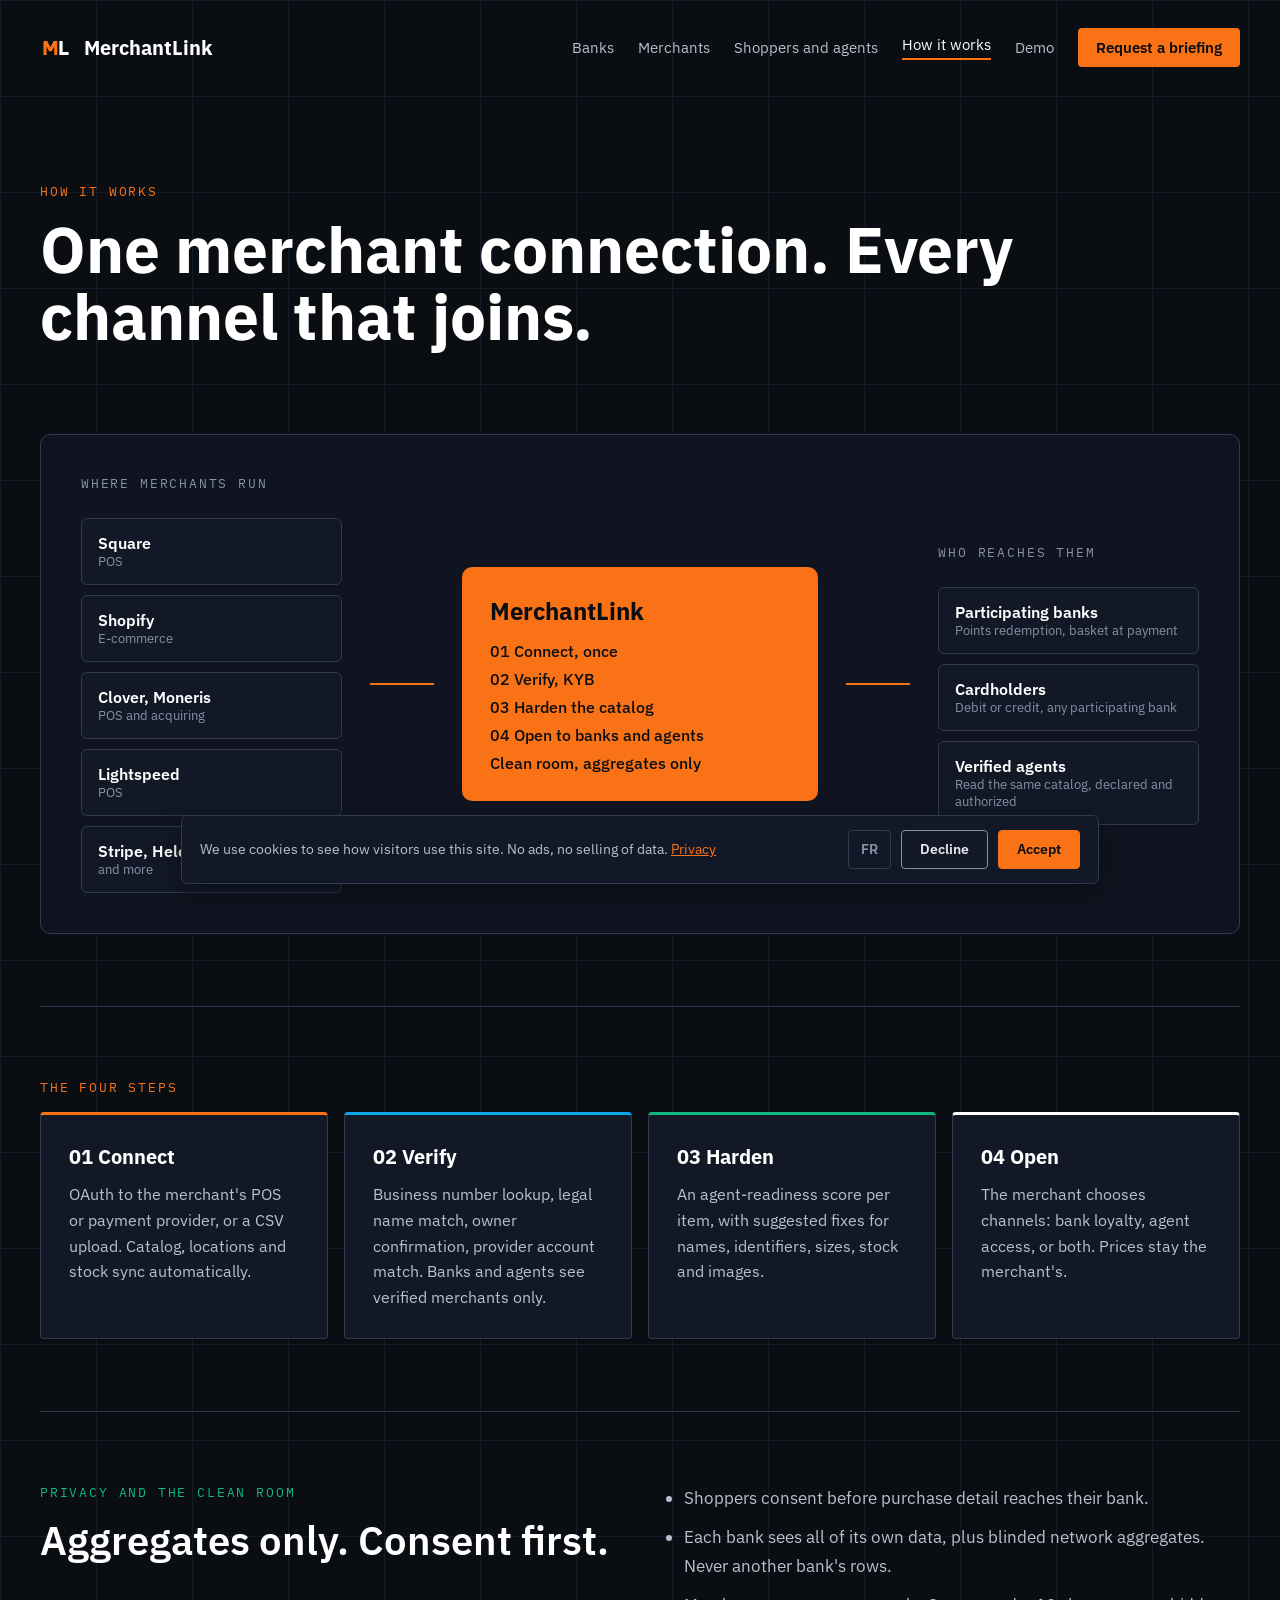
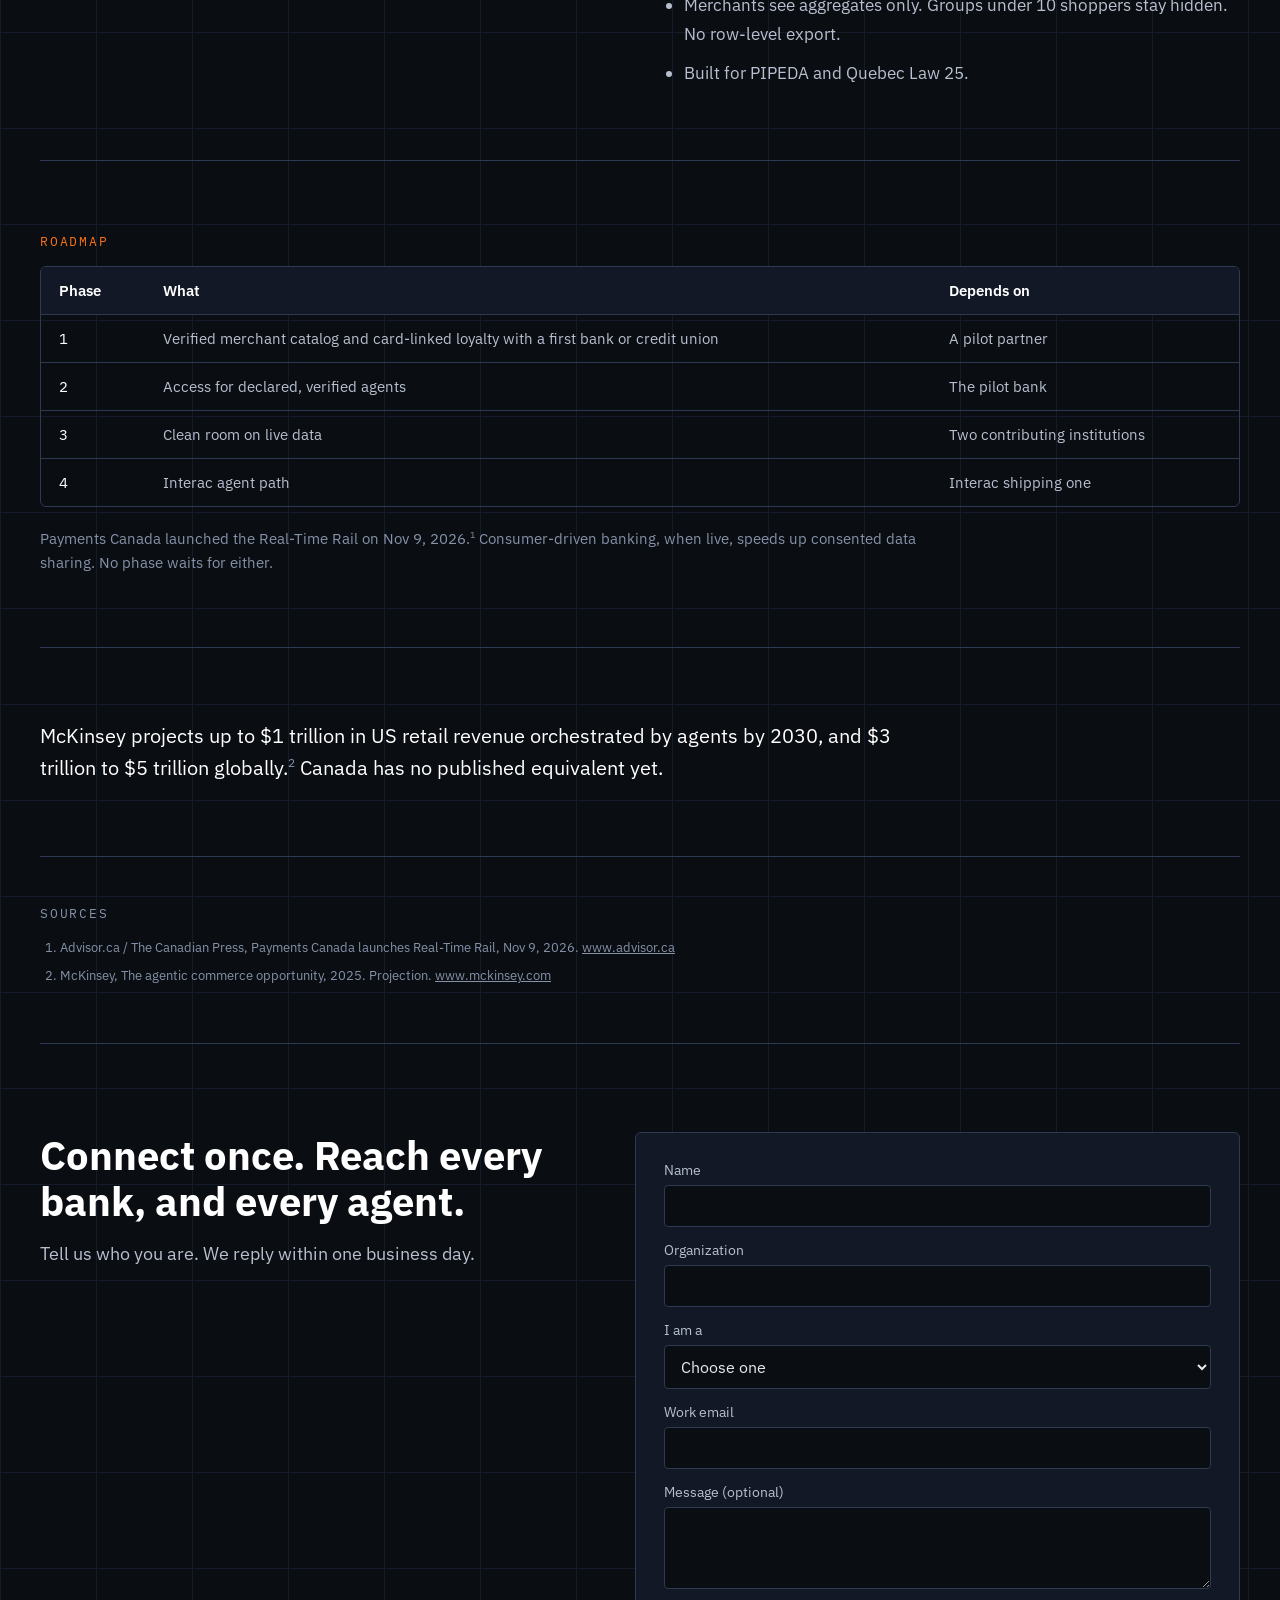
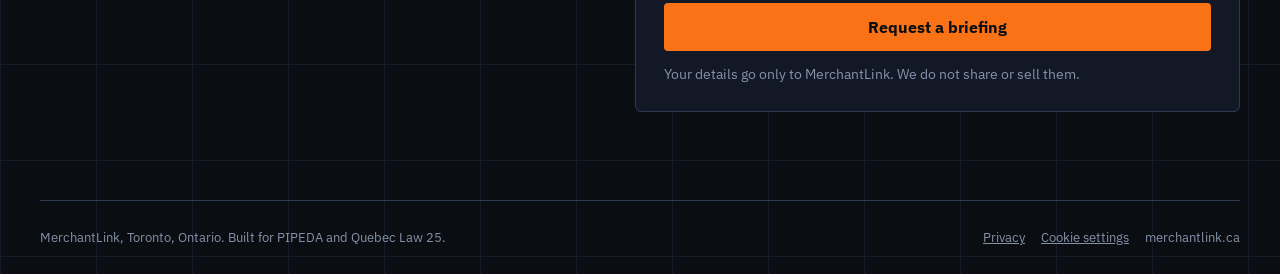
<file: how-it-works.html>
<!doctype html>
<html lang="en">
<head>
<meta charset="utf-8">
<script>
window.dataLayer = window.dataLayer || [];
function gtag(){dataLayer.push(arguments);}
gtag('consent', 'default', {ad_storage: 'denied', ad_user_data: 'denied', ad_personalization: 'denied', analytics_storage: 'denied', wait_for_update: 500});
// GTM loads only after consent (D-035): at once for a stored Accept, otherwise from consent.js on Accept.
window.mlLoadGTM = function(){if(window.mlGTMLoaded)return;window.mlGTMLoaded=true;
// Google Tag Manager, standard snippet
(function(w,d,s,l,i){w[l]=w[l]||[];w[l].push({'gtm.start':
new Date().getTime(),event:'gtm.js'});var f=d.getElementsByTagName(s)[0],
j=d.createElement(s),dl=l!='dataLayer'?'&l='+l:'';j.async=true;j.src=
'https://www.googletagmanager.com/gtm.js?id='+i+dl;f.parentNode.insertBefore(j,f);
})(window,document,'script','dataLayer','GTM-K3TVBFXW');
// End Google Tag Manager
};
(function(){try{var c=localStorage.getItem('ml_cookie_consent');if(c){document.documentElement.setAttribute('data-ml-consent',c);}if(c==='accepted'){gtag('consent','update',{analytics_storage:'granted'});window.mlLoadGTM();}}catch(e){}})();
</script>
<meta name="viewport" content="width=device-width, initial-scale=1">
<title>How MerchantLink works</title>
<meta name="description" content="MerchantLink: the verified catalog of Canadian merchants' catalogs, for banks, merchants and authorized shopping agents.">
<link rel="icon" type="image/svg+xml" href="favicon.svg">
<link rel="canonical" href="https://merchantlink.ca/how-it-works.html">
<meta name="robots" content="index, follow, max-image-preview:large, max-snippet:-1">
<meta property="og:type" content="website">
<meta property="og:site_name" content="MerchantLink">
<meta property="og:title" content="How MerchantLink works">
<meta property="og:description" content="The verified catalog of Canadian merchants' catalogs, for banks, merchants and authorized shopping agents.">
<meta property="og:url" content="https://merchantlink.ca/how-it-works.html">
<meta name="twitter:card" content="summary">
<script type="application/ld+json">{"@context":"https://schema.org","@type":"Organization","name":"MerchantLink","url":"https://merchantlink.ca/","logo":"https://merchantlink.ca/favicon.svg","areaServed":"CA","address":{"@type":"PostalAddress","addressLocality":"Toronto","addressRegion":"ON","addressCountry":"CA"}}</script>
<link rel="preconnect" href="https://fonts.googleapis.com">
<link href="https://fonts.googleapis.com/css2?family=IBM+Plex+Sans:wght@400;500;600;700&amp;family=IBM+Plex+Mono:wght@400;500&amp;display=swap" rel="stylesheet">
<style>
body{margin:0;background:#0a0d12}
a{color:#f97316}a:hover{color:#fdba74}
.f{display:grid;gap:6px;font-size:14px;color:#b8c0cf}
.f input,.f select,.f textarea{font:inherit;font-size:16px;padding:10px 12px;background:#0a0d12;color:#e6e9ef;border:1px solid #2d3a52;border-radius:4px}
.f input:focus,.f select:focus,.f textarea:focus{outline:2px solid #f97316;outline-offset:1px}
.site-header{display:flex;gap:24px;align-items:center;justify-content:space-between;padding:28px 0;position:relative}
.brand{display:flex;align-items:center;gap:12px;text-decoration:none;color:#ffffff;font-weight:700;font-size:20px}
.hdr-right{display:flex;align-items:center;gap:24px}
.site-nav{display:flex;gap:24px;align-items:center;font-size:15px}
.cta{color:#0a0d12!important;background:#f97316;padding:10px 18px;border-radius:4px;text-decoration:none;font-weight:600;font-size:15px;white-space:nowrap}
.cta:hover{background:#fb923c}
.burger{display:none;background:none;border:1px solid #2d3a52;border-radius:4px;padding:10px 9px;cursor:pointer;flex-direction:column;gap:4px}
.burger span{display:block;width:20px;height:2px;background:#e6e9ef}
.lcard:hover{border-color:#4a5a78!important}
@media (max-width:900px){
 .burger{display:flex}
 .hdr-right{gap:12px}
 .site-nav{display:none;position:absolute;top:84px;left:0;right:0;z-index:20;flex-direction:column;align-items:stretch;gap:0;background:#121826;border:1px solid #2d3a52;border-radius:6px;padding:8px 0}
 .site-nav.open{display:flex}
 .site-nav a{padding:14px 20px;border-bottom:0!important}
}
@media (max-width:700px){h1{font-size:52px!important} h2{font-size:30px!important}}
@media (max-width:460px){.brand span{display:none} .cta{padding:9px 12px;font-size:14px} .site-header{gap:12px}}
</style>
</head>
<body>
<!-- Google Tag Manager (noscript) -->
<noscript><iframe src="https://www.googletagmanager.com/ns.html?id=GTM-K3TVBFXW"
height="0" width="0" style="display:none;visibility:hidden"></iframe></noscript>
<!-- End Google Tag Manager (noscript) -->
<div style="background: #0a0d12; color: #e6e9ef; font-family: 'IBM Plex Sans', system-ui, sans-serif; min-height: 100vh; background-image: linear-gradient(#141b29 1px, transparent 1px), linear-gradient(90deg, #141b29 1px, transparent 1px); background-size: 96px 96px">
<div style="max-width: 1200px; margin: 0 auto; padding: 0 24px">
<header class="site-header">
<a href="index.html" class="brand">
<img src="favicon.svg" alt="" width="32" height="32">
<span>MerchantLink</span>
</a>
<div class="hdr-right">
<nav id="site-nav" class="site-nav">
<a href="banks.html" style="color: #b8c0cf; text-decoration: none">Banks</a><a href="merchants.html" style="color: #b8c0cf; text-decoration: none">Merchants</a><a href="shoppers.html" style="color: #b8c0cf; text-decoration: none">Shoppers and agents</a><a href="how-it-works.html" style="color: #ffffff; text-decoration: none; border-bottom: 2px solid #f97316; padding-bottom: 4px">How it works</a><a href="demo/" style="color: #b8c0cf; text-decoration: none">Demo</a>
</nav>
<a href="#contact" class="cta">Request a briefing</a>
<button class="burger" type="button" aria-expanded="false" aria-controls="site-nav" aria-label="Menu"><span></span><span></span><span></span></button>
</div>
</header>
<main>

<section style="padding: 88px 0 56px">
<p style="font-family: 'IBM Plex Mono', monospace; font-size: 13px; letter-spacing: 0.14em; text-transform: uppercase; color: #f97316; margin: 0 0 16px">How it works</p>
<h1 style="margin: 0 0 28px; font-size: 64px; line-height: 1.05; font-weight: 700; color: #ffffff; max-width: 980px">One merchant connection. Every channel that joins.</h1>
</section>
<section style="padding: 0 0 72px"><div style="background: #0f1420; border: 1px solid #2d3a52; border-radius: 10px; padding: 40px; display: flex; flex-wrap: wrap; gap: 28px; align-items: center; justify-content: space-between">
<div style="flex: 1 1 220px; display: flex; flex-direction: column; gap: 10px"><p style="font-family: 'IBM Plex Mono', monospace; font-size: 13px; letter-spacing: 0.14em; text-transform: uppercase; color: #8592a8; margin: 0 0 16px">Where merchants run</p><div style="padding: 14px 16px; border: 1px solid #2d3a52; border-radius: 6px; background: #121826"><div style="font-weight: 600; color: #ffffff">Square</div><div style="font-size: 13px; color: #8592a8">POS</div></div><div style="padding: 14px 16px; border: 1px solid #2d3a52; border-radius: 6px; background: #121826"><div style="font-weight: 600; color: #ffffff">Shopify</div><div style="font-size: 13px; color: #8592a8">E-commerce</div></div><div style="padding: 14px 16px; border: 1px solid #2d3a52; border-radius: 6px; background: #121826"><div style="font-weight: 600; color: #ffffff">Clover, Moneris</div><div style="font-size: 13px; color: #8592a8">POS and acquiring</div></div><div style="padding: 14px 16px; border: 1px solid #2d3a52; border-radius: 6px; background: #121826"><div style="font-weight: 600; color: #ffffff">Lightspeed</div><div style="font-size: 13px; color: #8592a8">POS</div></div><div style="padding: 14px 16px; border: 1px solid #2d3a52; border-radius: 6px; background: #121826"><div style="font-weight: 600; color: #ffffff">Stripe, Helcim, Toast</div><div style="font-size: 13px; color: #8592a8">and more</div></div></div>
<div style="flex: 0 1 64px; height: 2px; background: #f97316"></div>
<div style="flex: 1 1 260px; background: #f97316; color: #0a0d12; border-radius: 10px; padding: 28px"><div style="font-size: 24px; font-weight: 700; margin-bottom: 14px">MerchantLink</div><div style="display: flex; flex-direction: column; gap: 8px; font-weight: 500"><div>01 Connect, once</div><div>02 Verify, KYB</div><div>03 Harden the catalog</div><div>04 Open to banks and agents</div><div>Clean room, aggregates only</div></div></div>
<div style="flex: 0 1 64px; height: 2px; background: #f97316"></div>
<div style="flex: 1 1 220px; display: flex; flex-direction: column; gap: 10px"><p style="font-family: 'IBM Plex Mono', monospace; font-size: 13px; letter-spacing: 0.14em; text-transform: uppercase; color: #8592a8; margin: 0 0 16px">Who reaches them</p><div style="padding: 14px 16px; border: 1px solid #2d3a52; border-radius: 6px; background: #121826"><div style="font-weight: 600; color: #ffffff">Participating banks</div><div style="font-size: 13px; color: #8592a8">Points redemption, basket at payment</div></div><div style="padding: 14px 16px; border: 1px solid #2d3a52; border-radius: 6px; background: #121826"><div style="font-weight: 600; color: #ffffff">Cardholders</div><div style="font-size: 13px; color: #8592a8">Debit or credit, any participating bank</div></div><div style="padding: 14px 16px; border: 1px solid #2d3a52; border-radius: 6px; background: #121826"><div style="font-weight: 600; color: #ffffff">Verified agents</div><div style="font-size: 13px; color: #8592a8">Read the same catalog, declared and authorized</div></div></div>
</div></section>
<section style="padding: 72px 0; border-top: 1px solid #2d3a52"><p style="font-family: 'IBM Plex Mono', monospace; font-size: 13px; letter-spacing: 0.14em; text-transform: uppercase; color: #f97316; margin: 0 0 16px">The four steps</p><div style="display: grid; grid-template-columns: repeat(auto-fit, minmax(260px, 1fr)); gap: 16px"><div style="background: #121826; border: 1px solid #2d3a52; border-top: 3px solid #f97316; border-radius: 4px; padding: 28px"><h3 style="margin: 0 0 12px; font-size: 20px; color: #ffffff">01 Connect</h3><div style="color: #b8c0cf; line-height: 1.6; font-size: 16px">OAuth to the merchant's POS or payment provider, or a CSV upload. Catalog, locations and stock sync automatically.</div></div><div style="background: #121826; border: 1px solid #2d3a52; border-top: 3px solid #0ea5e9; border-radius: 4px; padding: 28px"><h3 style="margin: 0 0 12px; font-size: 20px; color: #ffffff">02 Verify</h3><div style="color: #b8c0cf; line-height: 1.6; font-size: 16px">Business number lookup, legal name match, owner confirmation, provider account match. Banks and agents see verified merchants only.</div></div><div style="background: #121826; border: 1px solid #2d3a52; border-top: 3px solid #10b981; border-radius: 4px; padding: 28px"><h3 style="margin: 0 0 12px; font-size: 20px; color: #ffffff">03 Harden</h3><div style="color: #b8c0cf; line-height: 1.6; font-size: 16px">An agent-readiness score per item, with suggested fixes for names, identifiers, sizes, stock and images.</div></div><div style="background: #121826; border: 1px solid #2d3a52; border-top: 3px solid #ffffff; border-radius: 4px; padding: 28px"><h3 style="margin: 0 0 12px; font-size: 20px; color: #ffffff">04 Open</h3><div style="color: #b8c0cf; line-height: 1.6; font-size: 16px">The merchant chooses channels: bank loyalty, agent access, or both. Prices stay the merchant's.</div></div></div></section>
<section style="padding: 72px 0; border-top: 1px solid #2d3a52"><div style="display: grid; grid-template-columns: repeat(auto-fit, minmax(320px, 1fr)); gap: 48px"><div><p style="font-family: 'IBM Plex Mono', monospace; font-size: 13px; letter-spacing: 0.14em; text-transform: uppercase; color: #10b981; margin: 0 0 16px">Privacy and the clean room</p><h2 style="margin: 0 0 24px; font-size: 40px; line-height: 1.15; color: #ffffff; font-weight: 600">Aggregates only. Consent first.</h2></div><div style="color: #b8c0cf; font-size: 17px; line-height: 1.7"><ul style="margin: 0; padding-left: 20px; display: flex; flex-direction: column; gap: 10px"><li>Shoppers consent before purchase detail reaches their bank.</li><li>Each bank sees all of its own data, plus blinded network aggregates. Never another bank's rows.</li><li>Merchants see aggregates only. Groups under 10 shoppers stay hidden. No row-level export.</li><li>Built for PIPEDA and Quebec Law 25.</li></ul></div></div></section>
<section style="padding: 72px 0; border-top: 1px solid #2d3a52"><p style="font-family: 'IBM Plex Mono', monospace; font-size: 13px; letter-spacing: 0.14em; text-transform: uppercase; color: #f97316; margin: 0 0 16px">Roadmap</p><div style="overflow-x: auto; border: 1px solid #2d3a52; border-radius: 6px"><table style="width: 100%; min-width: 760px; border-collapse: collapse; font-size: 15px; color: #b8c0cf"><thead><tr style="background: #121826; color: #ffffff"><th style="padding: 14px 18px; font-weight: 600; text-align: left">Phase</th><th style="padding: 14px 18px; font-weight: 600; text-align: left">What</th><th style="padding: 14px 18px; font-weight: 600; text-align: left">Depends on</th></tr></thead><tbody><tr style="border-top: 1px solid #2d3a52"><td style="padding: 14px 18px; color: #ffffff">1</td><td style="padding: 14px 18px">Verified merchant catalog and card-linked loyalty with a first bank or credit union</td><td style="padding: 14px 18px">A pilot partner</td></tr><tr style="border-top: 1px solid #2d3a52"><td style="padding: 14px 18px; color: #ffffff">2</td><td style="padding: 14px 18px">Access for declared, verified agents</td><td style="padding: 14px 18px">The pilot bank</td></tr><tr style="border-top: 1px solid #2d3a52"><td style="padding: 14px 18px; color: #ffffff">3</td><td style="padding: 14px 18px">Clean room on live data</td><td style="padding: 14px 18px">Two contributing institutions</td></tr><tr style="border-top: 1px solid #2d3a52"><td style="padding: 14px 18px; color: #ffffff">4</td><td style="padding: 14px 18px">Interac agent path</td><td style="padding: 14px 18px">Interac shipping one</td></tr></tbody></table></div><p style="margin: 20px 0 0; font-size: 15px; line-height: 1.6; color: #8592a8; max-width: 900px">Payments Canada launched the Real-Time Rail on Nov 9, 2026.<sup style="font-size: 0.6em; color: #8592a8">1</sup> Consumer-driven banking, when live, speeds up consented data sharing. No phase waits for either.</p></section>
<section style="padding: 72px 0; border-top: 1px solid #2d3a52"><p style="margin: 0 0 0; font-size: 20px; line-height: 1.6; color: #ffffff; max-width: 900px">McKinsey projects up to $1 trillion in US retail revenue orchestrated by agents by 2030, and $3 trillion to $5 trillion globally.<sup style="font-size: 0.6em; color: #8592a8">2</sup> Canada has no published equivalent yet.</p></section>
<section style="padding: 48px 0; border-top: 1px solid #2d3a52"><p style="font-family: 'IBM Plex Mono', monospace; font-size: 13px; letter-spacing: 0.14em; text-transform: uppercase; color: #8592a8; margin: 0 0 16px">Sources</p><ol style="margin: 0; padding-left: 20px; font-size: 13px; line-height: 1.6; color: #8592a8"><li style="margin-bottom: 8px">Advisor.ca / The Canadian Press, Payments Canada launches Real-Time Rail, Nov 9, 2026. <a href="https://www.advisor.ca/news/payments-canada-launches-long-delayed-instant-payments-system/" style="color: #8592a8">www.advisor.ca</a></li><li style="margin-bottom: 8px">McKinsey, The agentic commerce opportunity, 2025. Projection. <a href="https://www.mckinsey.com/industries/retail/our-insights/the-agentic-commerce-opportunity-how-ai-agents-are-ushering-in-a-new-era-for-consumers-and-merchants" style="color: #8592a8">www.mckinsey.com</a></li></ol></section>

</main>
<section id="contact" style="padding: 88px 0; border-top: 1px solid #2d3a52; display: flex; flex-wrap: wrap; gap: 48px; align-items: flex-start; justify-content: space-between">
<div style="flex: 1 1 420px">
<h2 style="margin: 0 0 16px; font-size: 40px; line-height: 1.15; color: #ffffff; font-weight: 700">Connect once. Reach every bank, and every agent.</h2>
<p style="margin: 0; font-size: 18px; line-height: 1.6; color: #b8c0cf; max-width: 520px">Tell us who you are. We reply within one business day.</p>
</div>
<form id="briefing-form" style="flex: 1 1 420px; background: #121826; border: 1px solid #2d3a52; border-radius: 6px; padding: 28px; display: grid; gap: 14px">
<input type="hidden" name="access_key" value="dc0301b3-9a83-482e-b36a-9e558f9f03d3">
<input type="hidden" name="subject" value="MerchantLink briefing request">
<input type="checkbox" name="botcheck" style="display:none" tabindex="-1" autocomplete="off">
<label class="f">Name<input name="name" required autocomplete="name"></label>
<label class="f">Organization<input name="organization" required autocomplete="organization"></label>
<label class="f">I am a<select name="role" required><option value="">Choose one</option><option>Bank or credit union</option><option>Merchant</option><option>Acquirer or payment platform</option><option>Agent developer</option><option>Other</option></select></label>
<label class="f">Work email<input type="email" name="email" required autocomplete="email"></label>
<label class="f">Message (optional)<textarea name="message" rows="3"></textarea></label>
<button type="submit" style="padding: 14px 22px; background: #f97316; color: #0a0d12; border: 0; border-radius: 4px; font-weight: 700; font-size: 16px; font-family: inherit; cursor: pointer">Request a briefing</button>
<p id="form-status" role="status" style="margin: 0; font-size: 14px; color: #8592a8">Your details go only to MerchantLink. We do not share or sell them.</p>
</form>
</section>
<footer style="padding: 28px 0; border-top: 1px solid #2d3a52; display: flex; flex-wrap: wrap; justify-content: space-between; gap: 16px; font-size: 13px; color: #8592a8">
<span>MerchantLink, Toronto, Ontario. Built for PIPEDA and Quebec Law 25.</span>
<span style="display: flex; flex-wrap: wrap; gap: 16px"><a href="privacy.html" style="color: #8592a8">Privacy</a><button type="button" data-cookie-settings style="background: none; border: 0; padding: 0; font: inherit; color: #8592a8; text-decoration: underline; cursor: pointer">Cookie settings</button><span>merchantlink.ca</span></span>
</footer>
</div>
</div>
<script>
(function(){var b=document.querySelector('.burger'),n=document.getElementById('site-nav');if(!b)return;b.addEventListener('click',function(){var o=n.classList.toggle('open');b.setAttribute('aria-expanded',o);});n.addEventListener('click',function(e){if(e.target.tagName==='A'){n.classList.remove('open');b.setAttribute('aria-expanded','false');}});})();

(function(){var f=document.getElementById('briefing-form');if(!f)return;var s=document.getElementById('form-status');
f.addEventListener('submit',async function(e){e.preventDefault();if(!f.reportValidity())return;var b=f.querySelector('button');b.disabled=true;s.textContent='Sending.';
try{var r=await fetch('https://api.web3forms.com/submit',{method:'POST',headers:{'Accept':'application/json'},body:new FormData(f)});var j=await r.json();
if(r.ok&&j.success){f.reset();s.style.color='#10b981';s.textContent='Received. We will reply within one business day.';}else{throw new Error('x')}}
catch(err){s.style.color='#f87171';s.textContent='That did not go through. Please try again in a minute.';}b.disabled=false;});})();
</script>
<script src="/consent.js" defer></script>
</body>
</html>
</file>
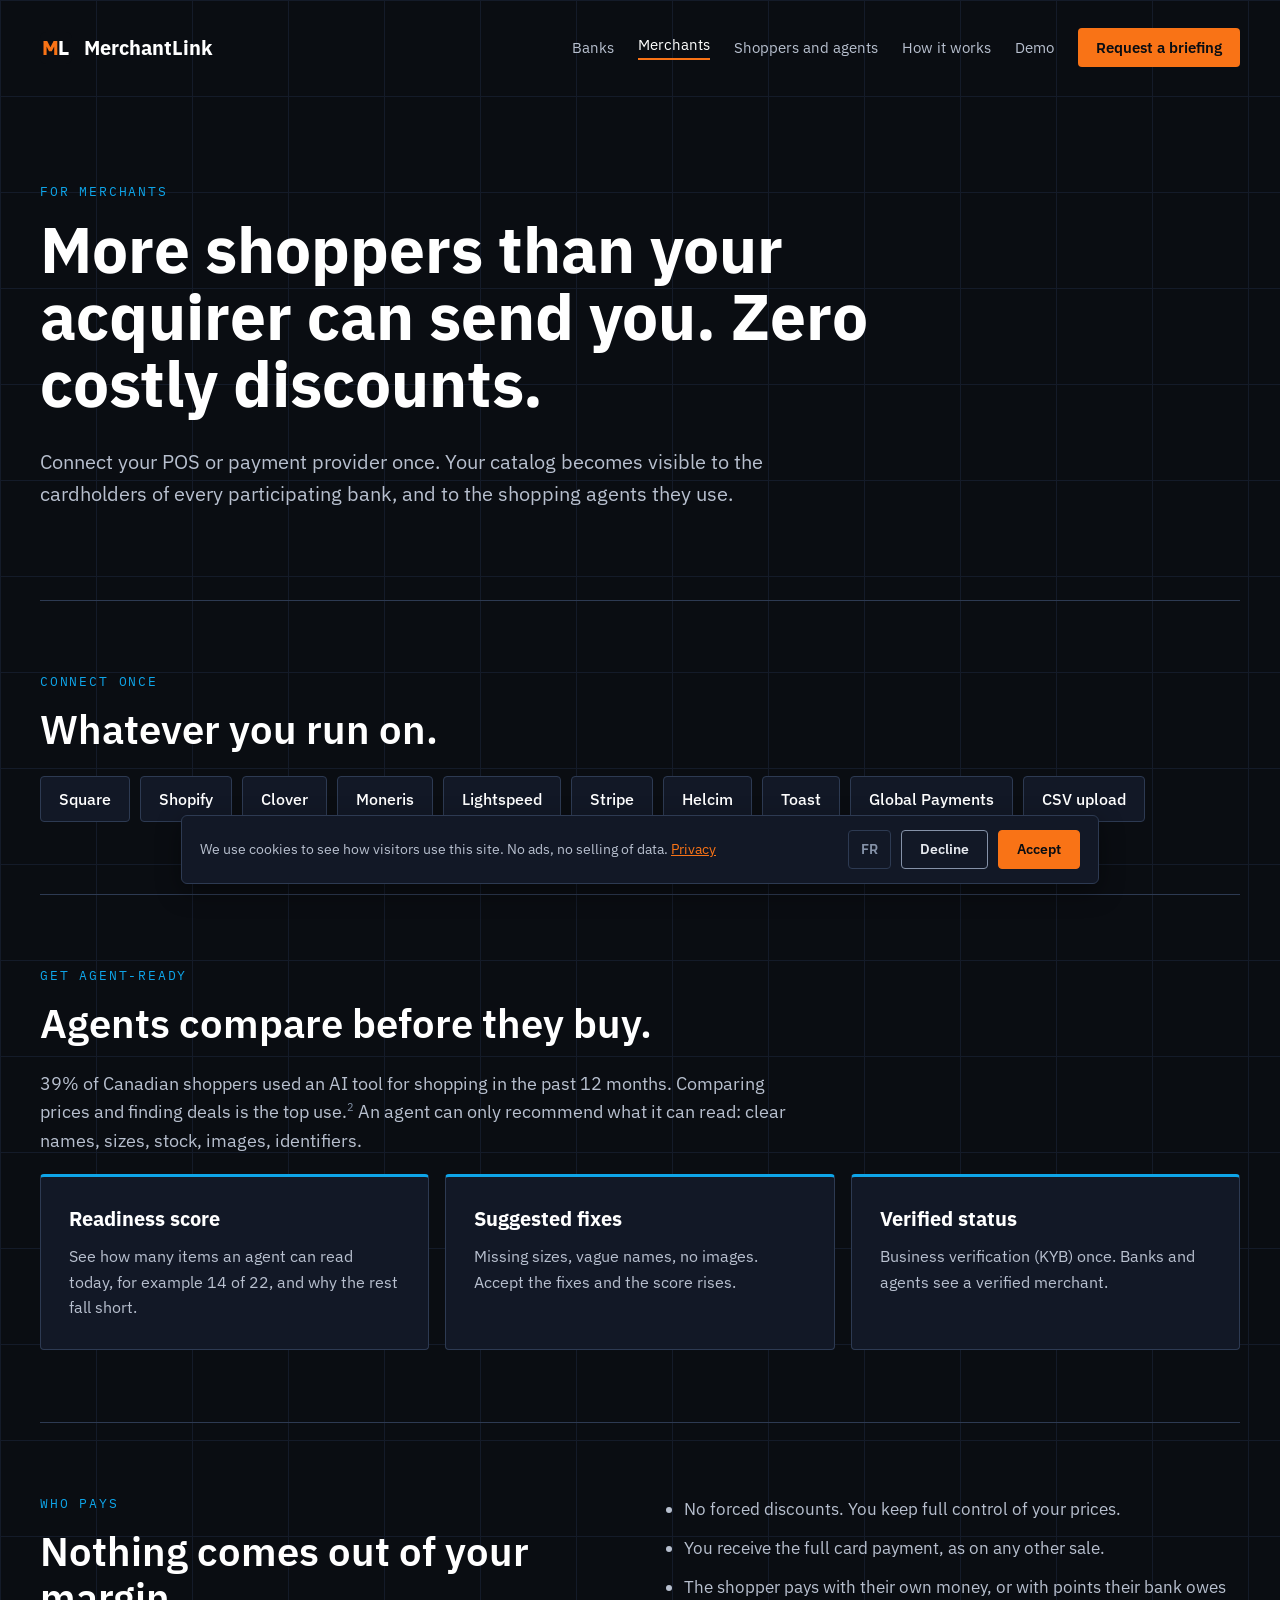
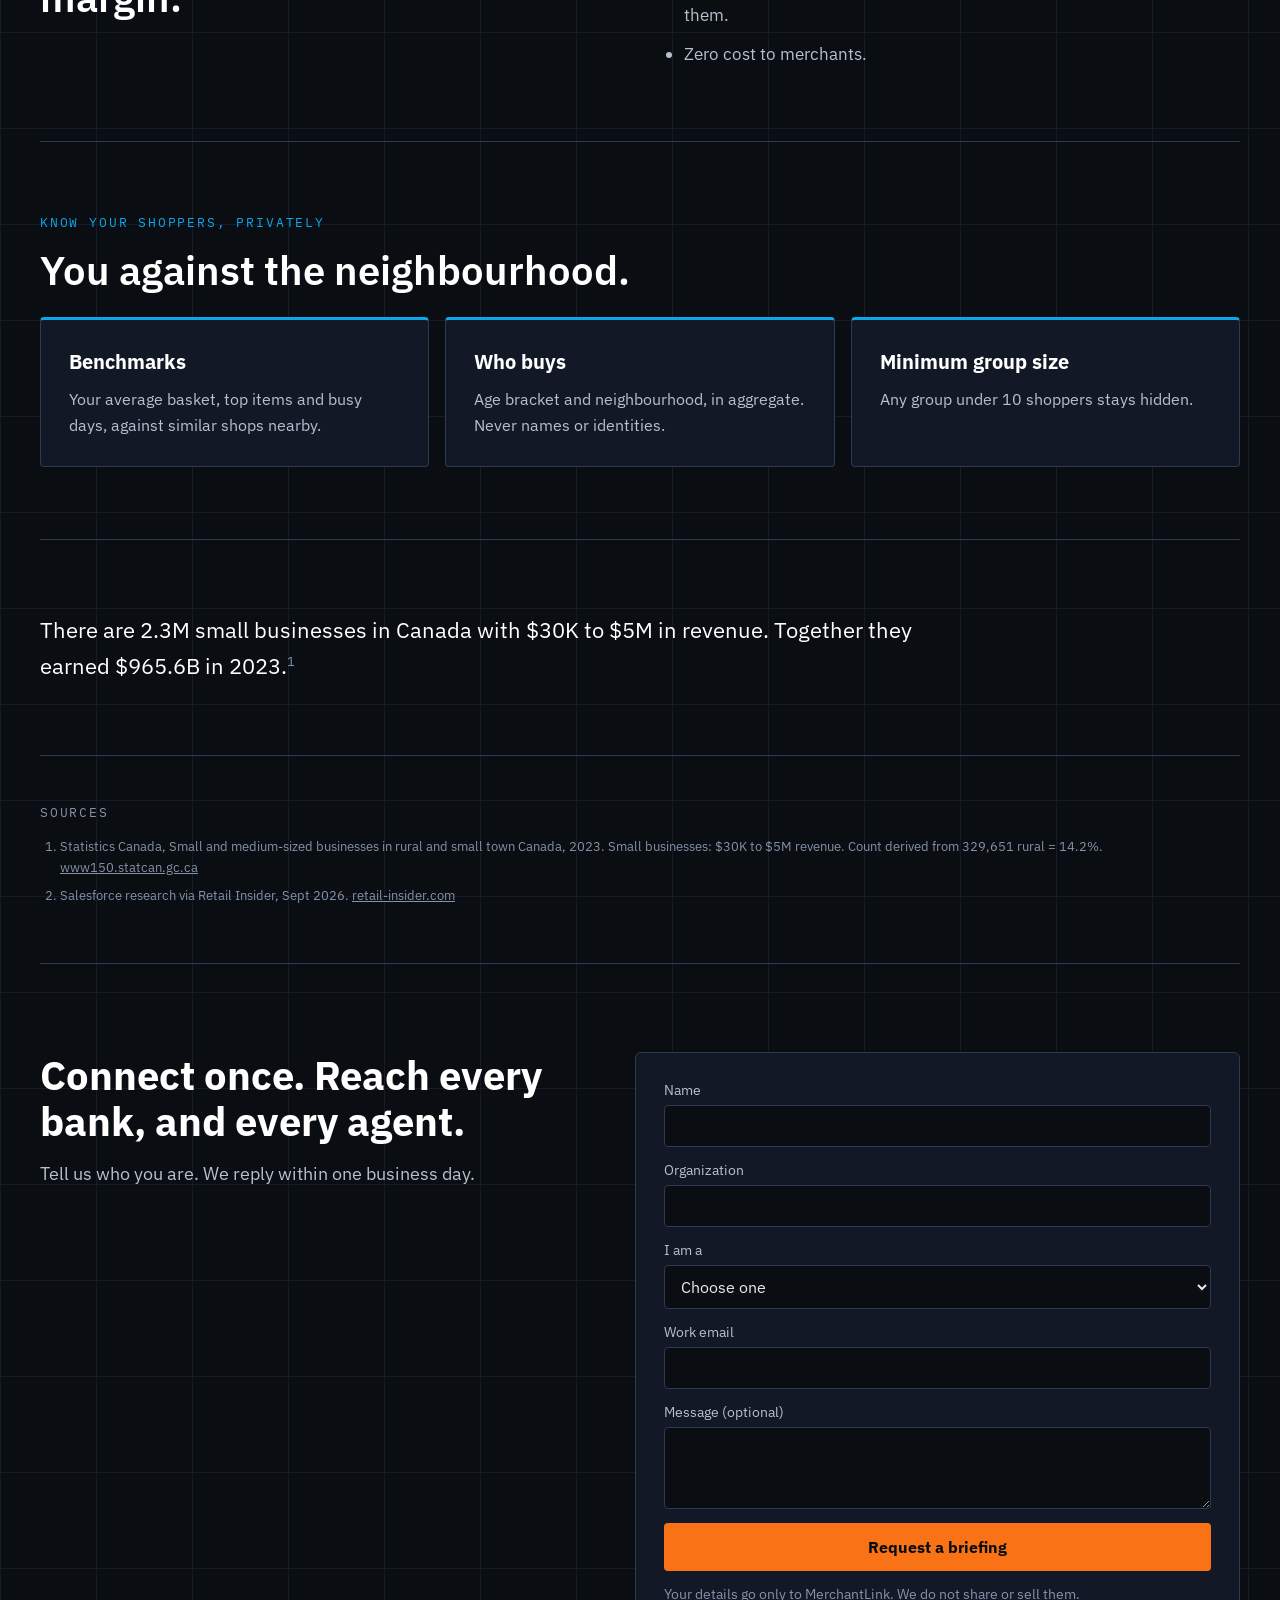
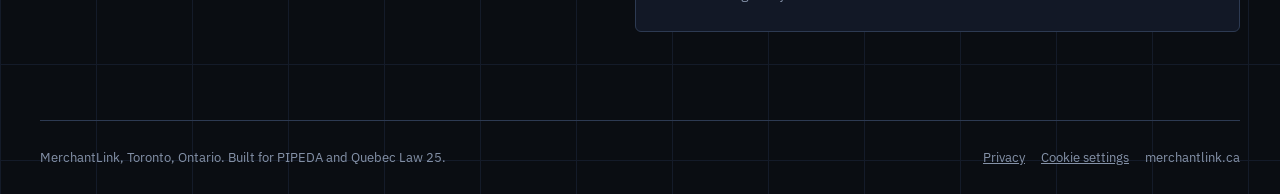
<file: merchants.html>
<!doctype html>
<html lang="en">
<head>
<meta charset="utf-8">
<script>
window.dataLayer = window.dataLayer || [];
function gtag(){dataLayer.push(arguments);}
gtag('consent', 'default', {ad_storage: 'denied', ad_user_data: 'denied', ad_personalization: 'denied', analytics_storage: 'denied', wait_for_update: 500});
// GTM loads only after consent (D-035): at once for a stored Accept, otherwise from consent.js on Accept.
window.mlLoadGTM = function(){if(window.mlGTMLoaded)return;window.mlGTMLoaded=true;
// Google Tag Manager, standard snippet
(function(w,d,s,l,i){w[l]=w[l]||[];w[l].push({'gtm.start':
new Date().getTime(),event:'gtm.js'});var f=d.getElementsByTagName(s)[0],
j=d.createElement(s),dl=l!='dataLayer'?'&l='+l:'';j.async=true;j.src=
'https://www.googletagmanager.com/gtm.js?id='+i+dl;f.parentNode.insertBefore(j,f);
})(window,document,'script','dataLayer','GTM-K3TVBFXW');
// End Google Tag Manager
};
(function(){try{var c=localStorage.getItem('ml_cookie_consent');if(c){document.documentElement.setAttribute('data-ml-consent',c);}if(c==='accepted'){gtag('consent','update',{analytics_storage:'granted'});window.mlLoadGTM();}}catch(e){}})();
</script>
<meta name="viewport" content="width=device-width, initial-scale=1">
<title>MerchantLink for merchants</title>
<meta name="description" content="MerchantLink: the verified catalog of Canadian merchants' catalogs, for banks, merchants and authorized shopping agents.">
<link rel="icon" type="image/svg+xml" href="favicon.svg">
<link rel="canonical" href="https://merchantlink.ca/merchants.html">
<meta name="robots" content="index, follow, max-image-preview:large, max-snippet:-1">
<meta property="og:type" content="website">
<meta property="og:site_name" content="MerchantLink">
<meta property="og:title" content="MerchantLink for merchants">
<meta property="og:description" content="The verified catalog of Canadian merchants' catalogs, for banks, merchants and authorized shopping agents.">
<meta property="og:url" content="https://merchantlink.ca/merchants.html">
<meta name="twitter:card" content="summary">
<script type="application/ld+json">{"@context":"https://schema.org","@type":"Organization","name":"MerchantLink","url":"https://merchantlink.ca/","logo":"https://merchantlink.ca/favicon.svg","areaServed":"CA","address":{"@type":"PostalAddress","addressLocality":"Toronto","addressRegion":"ON","addressCountry":"CA"}}</script>
<link rel="preconnect" href="https://fonts.googleapis.com">
<link href="https://fonts.googleapis.com/css2?family=IBM+Plex+Sans:wght@400;500;600;700&amp;family=IBM+Plex+Mono:wght@400;500&amp;display=swap" rel="stylesheet">
<style>
body{margin:0;background:#0a0d12}
a{color:#f97316}a:hover{color:#fdba74}
.f{display:grid;gap:6px;font-size:14px;color:#b8c0cf}
.f input,.f select,.f textarea{font:inherit;font-size:16px;padding:10px 12px;background:#0a0d12;color:#e6e9ef;border:1px solid #2d3a52;border-radius:4px}
.f input:focus,.f select:focus,.f textarea:focus{outline:2px solid #f97316;outline-offset:1px}
.site-header{display:flex;gap:24px;align-items:center;justify-content:space-between;padding:28px 0;position:relative}
.brand{display:flex;align-items:center;gap:12px;text-decoration:none;color:#ffffff;font-weight:700;font-size:20px}
.hdr-right{display:flex;align-items:center;gap:24px}
.site-nav{display:flex;gap:24px;align-items:center;font-size:15px}
.cta{color:#0a0d12!important;background:#f97316;padding:10px 18px;border-radius:4px;text-decoration:none;font-weight:600;font-size:15px;white-space:nowrap}
.cta:hover{background:#fb923c}
.burger{display:none;background:none;border:1px solid #2d3a52;border-radius:4px;padding:10px 9px;cursor:pointer;flex-direction:column;gap:4px}
.burger span{display:block;width:20px;height:2px;background:#e6e9ef}
.lcard:hover{border-color:#4a5a78!important}
@media (max-width:900px){
 .burger{display:flex}
 .hdr-right{gap:12px}
 .site-nav{display:none;position:absolute;top:84px;left:0;right:0;z-index:20;flex-direction:column;align-items:stretch;gap:0;background:#121826;border:1px solid #2d3a52;border-radius:6px;padding:8px 0}
 .site-nav.open{display:flex}
 .site-nav a{padding:14px 20px;border-bottom:0!important}
}
@media (max-width:700px){h1{font-size:52px!important} h2{font-size:30px!important}}
@media (max-width:460px){.brand span{display:none} .cta{padding:9px 12px;font-size:14px} .site-header{gap:12px}}
</style>
</head>
<body>
<!-- Google Tag Manager (noscript) -->
<noscript><iframe src="https://www.googletagmanager.com/ns.html?id=GTM-K3TVBFXW"
height="0" width="0" style="display:none;visibility:hidden"></iframe></noscript>
<!-- End Google Tag Manager (noscript) -->
<div style="background: #0a0d12; color: #e6e9ef; font-family: 'IBM Plex Sans', system-ui, sans-serif; min-height: 100vh; background-image: linear-gradient(#141b29 1px, transparent 1px), linear-gradient(90deg, #141b29 1px, transparent 1px); background-size: 96px 96px">
<div style="max-width: 1200px; margin: 0 auto; padding: 0 24px">
<header class="site-header">
<a href="index.html" class="brand">
<img src="favicon.svg" alt="" width="32" height="32">
<span>MerchantLink</span>
</a>
<div class="hdr-right">
<nav id="site-nav" class="site-nav">
<a href="banks.html" style="color: #b8c0cf; text-decoration: none">Banks</a><a href="merchants.html" style="color: #ffffff; text-decoration: none; border-bottom: 2px solid #f97316; padding-bottom: 4px">Merchants</a><a href="shoppers.html" style="color: #b8c0cf; text-decoration: none">Shoppers and agents</a><a href="how-it-works.html" style="color: #b8c0cf; text-decoration: none">How it works</a><a href="demo/" style="color: #b8c0cf; text-decoration: none">Demo</a>
</nav>
<a href="#contact" class="cta">Request a briefing</a>
<button class="burger" type="button" aria-expanded="false" aria-controls="site-nav" aria-label="Menu"><span></span><span></span><span></span></button>
</div>
</header>
<main>

<section style="padding: 88px 0 72px">
<p style="font-family: 'IBM Plex Mono', monospace; font-size: 13px; letter-spacing: 0.14em; text-transform: uppercase; color: #0ea5e9; margin: 0 0 16px">For merchants</p>
<h1 style="margin: 0 0 28px; font-size: 64px; line-height: 1.05; font-weight: 700; color: #ffffff; max-width: 980px">More shoppers than your acquirer can send you. Zero costly discounts.</h1>
<p style="margin: 0 0 18px; font-size: 20px; line-height: 1.6; color: #b8c0cf; max-width: 820px">Connect your POS or payment provider once. Your catalog becomes visible to the cardholders of every participating bank, and to the shopping agents they use.</p>
</section>
<section style="padding: 72px 0; border-top: 1px solid #2d3a52"><p style="font-family: 'IBM Plex Mono', monospace; font-size: 13px; letter-spacing: 0.14em; text-transform: uppercase; color: #0ea5e9; margin: 0 0 16px">Connect once</p><h2 style="margin: 0 0 24px; font-size: 40px; line-height: 1.15; color: #ffffff; font-weight: 600">Whatever you run on.</h2><div style="display: flex; flex-wrap: wrap; gap: 10px"><span style="padding: 12px 18px; border: 1px solid #2d3a52; border-radius: 4px; color: #ffffff; font-weight: 500; background: #121826">Square</span><span style="padding: 12px 18px; border: 1px solid #2d3a52; border-radius: 4px; color: #ffffff; font-weight: 500; background: #121826">Shopify</span><span style="padding: 12px 18px; border: 1px solid #2d3a52; border-radius: 4px; color: #ffffff; font-weight: 500; background: #121826">Clover</span><span style="padding: 12px 18px; border: 1px solid #2d3a52; border-radius: 4px; color: #ffffff; font-weight: 500; background: #121826">Moneris</span><span style="padding: 12px 18px; border: 1px solid #2d3a52; border-radius: 4px; color: #ffffff; font-weight: 500; background: #121826">Lightspeed</span><span style="padding: 12px 18px; border: 1px solid #2d3a52; border-radius: 4px; color: #ffffff; font-weight: 500; background: #121826">Stripe</span><span style="padding: 12px 18px; border: 1px solid #2d3a52; border-radius: 4px; color: #ffffff; font-weight: 500; background: #121826">Helcim</span><span style="padding: 12px 18px; border: 1px solid #2d3a52; border-radius: 4px; color: #ffffff; font-weight: 500; background: #121826">Toast</span><span style="padding: 12px 18px; border: 1px solid #2d3a52; border-radius: 4px; color: #ffffff; font-weight: 500; background: #121826">Global Payments</span><span style="padding: 12px 18px; border: 1px solid #2d3a52; border-radius: 4px; color: #ffffff; font-weight: 500; background: #121826">CSV upload</span></div></section>
<section style="padding: 72px 0; border-top: 1px solid #2d3a52"><p style="font-family: 'IBM Plex Mono', monospace; font-size: 13px; letter-spacing: 0.14em; text-transform: uppercase; color: #0ea5e9; margin: 0 0 16px">Get agent-ready</p><h2 style="margin: 0 0 24px; font-size: 40px; line-height: 1.15; color: #ffffff; font-weight: 600;max-width: 900px">Agents compare before they buy.</h2><p style="margin: 0 0 18px; font-size: 18px; line-height: 1.6; color: #b8c0cf; max-width: 760px">39% of Canadian shoppers used an AI tool for shopping in the past 12 months. Comparing prices and finding deals is the top use.<sup style="font-size: 0.6em; color: #8592a8">2</sup> An agent can only recommend what it can read: clear names, sizes, stock, images, identifiers.</p><div style="display: grid; grid-template-columns: repeat(auto-fit, minmax(260px, 1fr)); gap: 16px"><div style="background: #121826; border: 1px solid #2d3a52; border-top: 3px solid #0ea5e9; border-radius: 4px; padding: 28px"><h3 style="margin: 0 0 12px; font-size: 20px; color: #ffffff">Readiness score</h3><div style="color: #b8c0cf; line-height: 1.6; font-size: 16px">See how many items an agent can read today, for example 14 of 22, and why the rest fall short.</div></div><div style="background: #121826; border: 1px solid #2d3a52; border-top: 3px solid #0ea5e9; border-radius: 4px; padding: 28px"><h3 style="margin: 0 0 12px; font-size: 20px; color: #ffffff">Suggested fixes</h3><div style="color: #b8c0cf; line-height: 1.6; font-size: 16px">Missing sizes, vague names, no images. Accept the fixes and the score rises.</div></div><div style="background: #121826; border: 1px solid #2d3a52; border-top: 3px solid #0ea5e9; border-radius: 4px; padding: 28px"><h3 style="margin: 0 0 12px; font-size: 20px; color: #ffffff">Verified status</h3><div style="color: #b8c0cf; line-height: 1.6; font-size: 16px">Business verification (KYB) once. Banks and agents see a verified merchant.</div></div></div></section>
<section style="padding: 72px 0; border-top: 1px solid #2d3a52"><div style="display: grid; grid-template-columns: repeat(auto-fit, minmax(320px, 1fr)); gap: 48px"><div><p style="font-family: 'IBM Plex Mono', monospace; font-size: 13px; letter-spacing: 0.14em; text-transform: uppercase; color: #0ea5e9; margin: 0 0 16px">Who pays</p><h2 style="margin: 0 0 24px; font-size: 40px; line-height: 1.15; color: #ffffff; font-weight: 600">Nothing comes out of your margin.</h2></div><div style="color: #b8c0cf; font-size: 17px; line-height: 1.7"><ul style="margin: 0; padding-left: 20px; display: flex; flex-direction: column; gap: 10px"><li>No forced discounts. You keep full control of your prices.</li><li>You receive the full card payment, as on any other sale.</li><li>The shopper pays with their own money, or with points their bank owes them.</li><li>Zero cost to merchants.</li></ul></div></div></section>
<section style="padding: 72px 0; border-top: 1px solid #2d3a52"><p style="font-family: 'IBM Plex Mono', monospace; font-size: 13px; letter-spacing: 0.14em; text-transform: uppercase; color: #0ea5e9; margin: 0 0 16px">Know your shoppers, privately</p><h2 style="margin: 0 0 24px; font-size: 40px; line-height: 1.15; color: #ffffff; font-weight: 600">You against the neighbourhood.</h2><div style="display: grid; grid-template-columns: repeat(auto-fit, minmax(260px, 1fr)); gap: 16px"><div style="background: #121826; border: 1px solid #2d3a52; border-top: 3px solid #0ea5e9; border-radius: 4px; padding: 28px"><h3 style="margin: 0 0 12px; font-size: 20px; color: #ffffff">Benchmarks</h3><div style="color: #b8c0cf; line-height: 1.6; font-size: 16px">Your average basket, top items and busy days, against similar shops nearby.</div></div><div style="background: #121826; border: 1px solid #2d3a52; border-top: 3px solid #0ea5e9; border-radius: 4px; padding: 28px"><h3 style="margin: 0 0 12px; font-size: 20px; color: #ffffff">Who buys</h3><div style="color: #b8c0cf; line-height: 1.6; font-size: 16px">Age bracket and neighbourhood, in aggregate. Never names or identities.</div></div><div style="background: #121826; border: 1px solid #2d3a52; border-top: 3px solid #0ea5e9; border-radius: 4px; padding: 28px"><h3 style="margin: 0 0 12px; font-size: 20px; color: #ffffff">Minimum group size</h3><div style="color: #b8c0cf; line-height: 1.6; font-size: 16px">Any group under 10 shoppers stays hidden.</div></div></div></section>
<section style="padding: 72px 0; border-top: 1px solid #2d3a52"><p style="margin: 0 0 0; font-size: 22px; line-height: 1.6; color: #ffffff; max-width: 900px">There are 2.3M small businesses in Canada with $30K to $5M in revenue. Together they earned $965.6B in 2023.<sup style="font-size: 0.6em; color: #8592a8">1</sup></p></section>
<section style="padding: 48px 0; border-top: 1px solid #2d3a52"><p style="font-family: 'IBM Plex Mono', monospace; font-size: 13px; letter-spacing: 0.14em; text-transform: uppercase; color: #8592a8; margin: 0 0 16px">Sources</p><ol style="margin: 0; padding-left: 20px; font-size: 13px; line-height: 1.6; color: #8592a8"><li style="margin-bottom: 8px">Statistics Canada, Small and medium-sized businesses in rural and small town Canada, 2023. Small businesses: $30K to $5M revenue. Count derived from 329,651 rural = 14.2%. <a href="https://www150.statcan.gc.ca/n1/daily-quotidien/251212/dq251212d-eng.htm" style="color: #8592a8">www150.statcan.gc.ca</a></li><li style="margin-bottom: 8px">Salesforce research via Retail Insider, Sept 2026. <a href="https://retail-insider.com/retail-insider/2026/09/nearly-4-in-10-canadian-shoppers-are-using-ai-for-shopping-salesforce/" style="color: #8592a8">retail-insider.com</a></li></ol></section>

</main>
<section id="contact" style="padding: 88px 0; border-top: 1px solid #2d3a52; display: flex; flex-wrap: wrap; gap: 48px; align-items: flex-start; justify-content: space-between">
<div style="flex: 1 1 420px">
<h2 style="margin: 0 0 16px; font-size: 40px; line-height: 1.15; color: #ffffff; font-weight: 700">Connect once. Reach every bank, and every agent.</h2>
<p style="margin: 0; font-size: 18px; line-height: 1.6; color: #b8c0cf; max-width: 520px">Tell us who you are. We reply within one business day.</p>
</div>
<form id="briefing-form" style="flex: 1 1 420px; background: #121826; border: 1px solid #2d3a52; border-radius: 6px; padding: 28px; display: grid; gap: 14px">
<input type="hidden" name="access_key" value="dc0301b3-9a83-482e-b36a-9e558f9f03d3">
<input type="hidden" name="subject" value="MerchantLink briefing request">
<input type="checkbox" name="botcheck" style="display:none" tabindex="-1" autocomplete="off">
<label class="f">Name<input name="name" required autocomplete="name"></label>
<label class="f">Organization<input name="organization" required autocomplete="organization"></label>
<label class="f">I am a<select name="role" required><option value="">Choose one</option><option>Bank or credit union</option><option>Merchant</option><option>Acquirer or payment platform</option><option>Agent developer</option><option>Other</option></select></label>
<label class="f">Work email<input type="email" name="email" required autocomplete="email"></label>
<label class="f">Message (optional)<textarea name="message" rows="3"></textarea></label>
<button type="submit" style="padding: 14px 22px; background: #f97316; color: #0a0d12; border: 0; border-radius: 4px; font-weight: 700; font-size: 16px; font-family: inherit; cursor: pointer">Request a briefing</button>
<p id="form-status" role="status" style="margin: 0; font-size: 14px; color: #8592a8">Your details go only to MerchantLink. We do not share or sell them.</p>
</form>
</section>
<footer style="padding: 28px 0; border-top: 1px solid #2d3a52; display: flex; flex-wrap: wrap; justify-content: space-between; gap: 16px; font-size: 13px; color: #8592a8">
<span>MerchantLink, Toronto, Ontario. Built for PIPEDA and Quebec Law 25.</span>
<span style="display: flex; flex-wrap: wrap; gap: 16px"><a href="privacy.html" style="color: #8592a8">Privacy</a><button type="button" data-cookie-settings style="background: none; border: 0; padding: 0; font: inherit; color: #8592a8; text-decoration: underline; cursor: pointer">Cookie settings</button><span>merchantlink.ca</span></span>
</footer>
</div>
</div>
<script>
(function(){var b=document.querySelector('.burger'),n=document.getElementById('site-nav');if(!b)return;b.addEventListener('click',function(){var o=n.classList.toggle('open');b.setAttribute('aria-expanded',o);});n.addEventListener('click',function(e){if(e.target.tagName==='A'){n.classList.remove('open');b.setAttribute('aria-expanded','false');}});})();

(function(){var f=document.getElementById('briefing-form');if(!f)return;var s=document.getElementById('form-status');
f.addEventListener('submit',async function(e){e.preventDefault();if(!f.reportValidity())return;var b=f.querySelector('button');b.disabled=true;s.textContent='Sending.';
try{var r=await fetch('https://api.web3forms.com/submit',{method:'POST',headers:{'Accept':'application/json'},body:new FormData(f)});var j=await r.json();
if(r.ok&&j.success){f.reset();s.style.color='#10b981';s.textContent='Received. We will reply within one business day.';}else{throw new Error('x')}}
catch(err){s.style.color='#f87171';s.textContent='That did not go through. Please try again in a minute.';}b.disabled=false;});})();
</script>
<script src="/consent.js" defer></script>
</body>
</html>
</file>
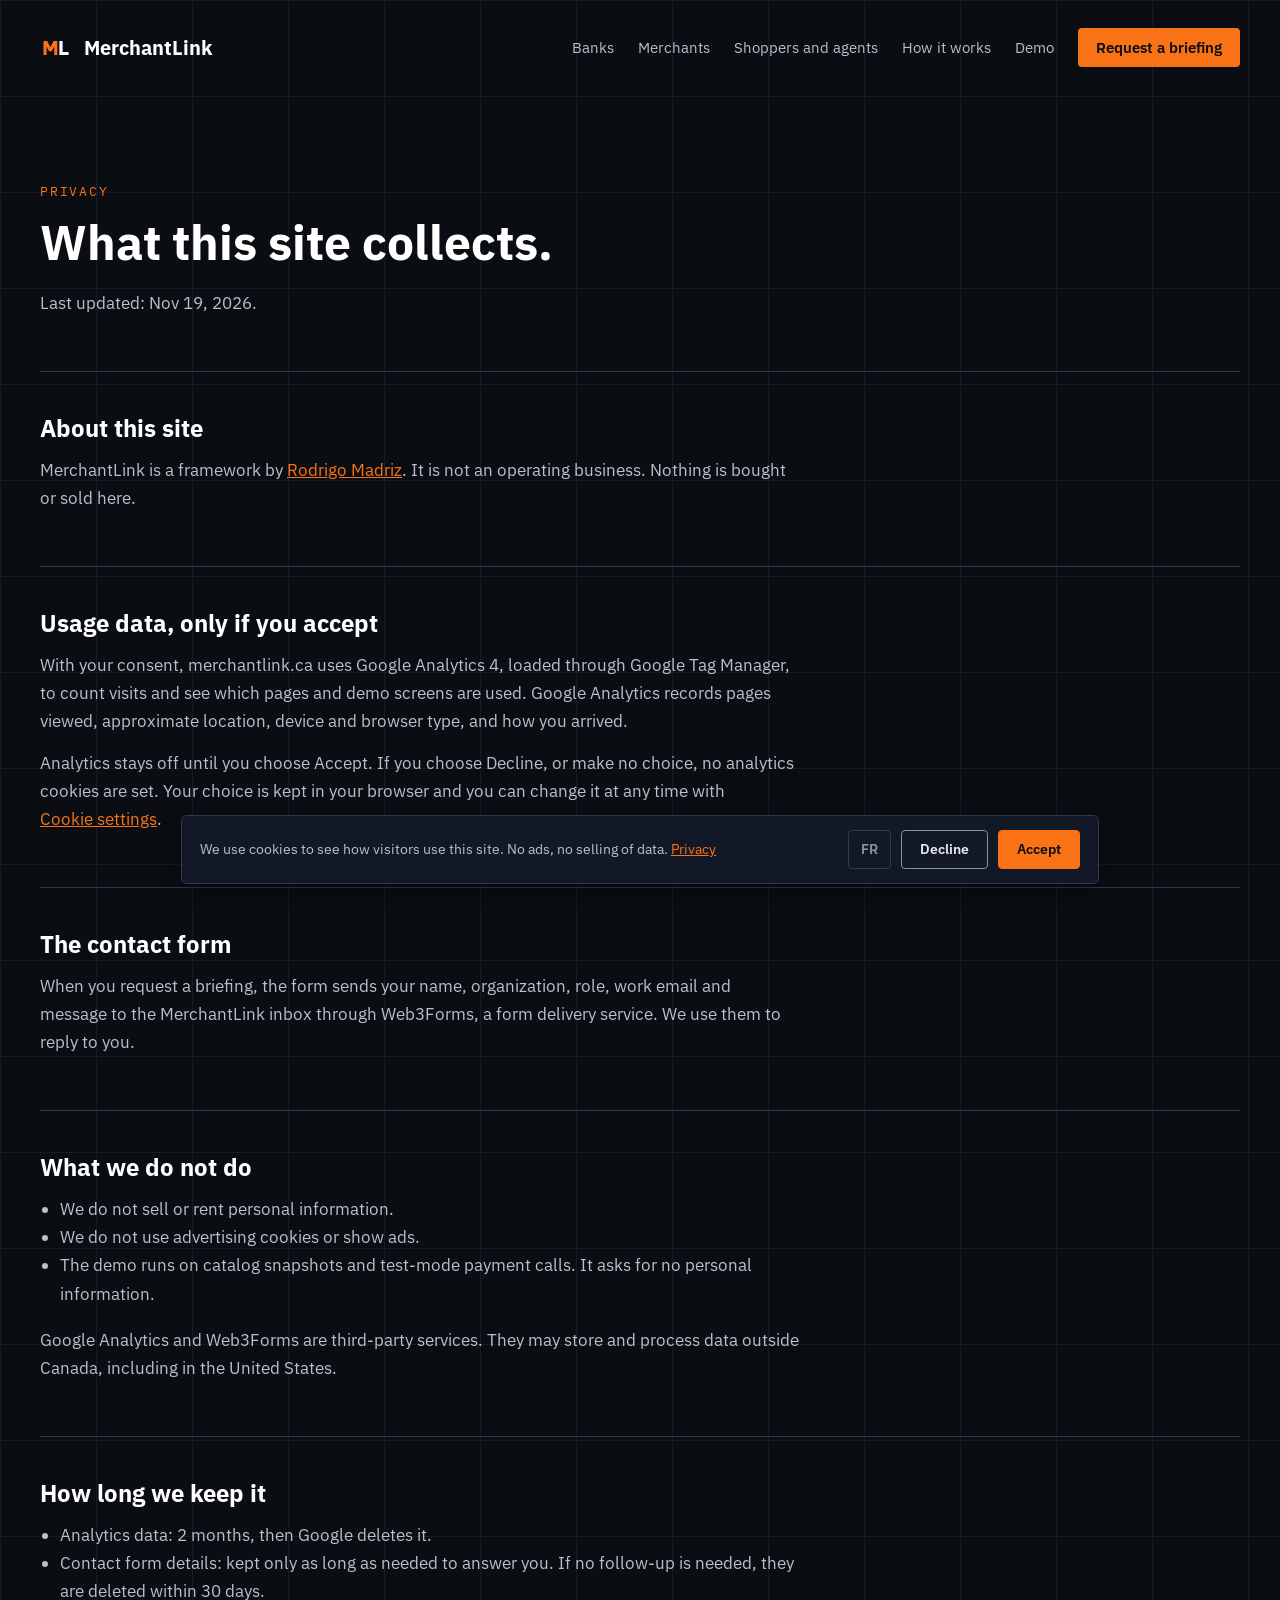
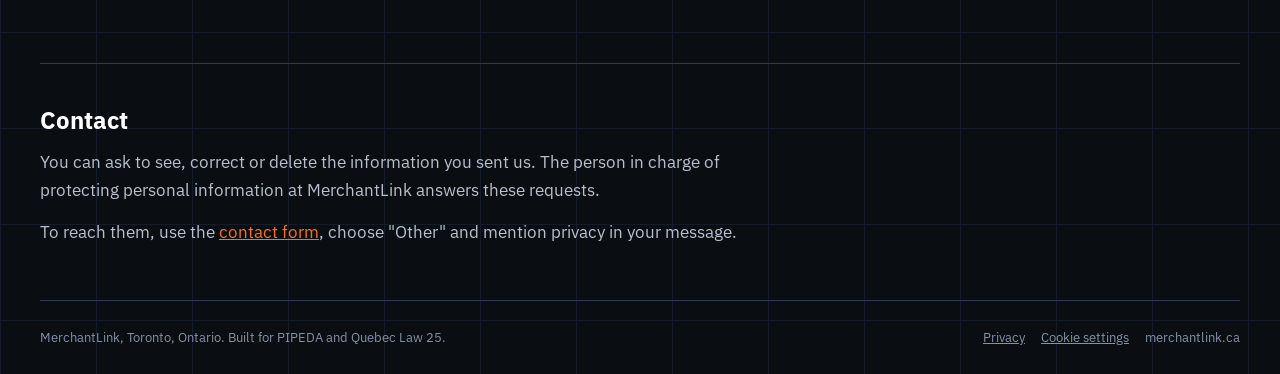
<file: privacy.html>
<!doctype html>
<html lang="en">
<head>
<meta charset="utf-8">
<script>
window.dataLayer = window.dataLayer || [];
function gtag(){dataLayer.push(arguments);}
gtag('consent', 'default', {ad_storage: 'denied', ad_user_data: 'denied', ad_personalization: 'denied', analytics_storage: 'denied', wait_for_update: 500});
// GTM loads only after consent (D-035): at once for a stored Accept, otherwise from consent.js on Accept.
window.mlLoadGTM = function(){if(window.mlGTMLoaded)return;window.mlGTMLoaded=true;
// Google Tag Manager, standard snippet
(function(w,d,s,l,i){w[l]=w[l]||[];w[l].push({'gtm.start':
new Date().getTime(),event:'gtm.js'});var f=d.getElementsByTagName(s)[0],
j=d.createElement(s),dl=l!='dataLayer'?'&l='+l:'';j.async=true;j.src=
'https://www.googletagmanager.com/gtm.js?id='+i+dl;f.parentNode.insertBefore(j,f);
})(window,document,'script','dataLayer','GTM-K3TVBFXW');
// End Google Tag Manager
};
(function(){try{var c=localStorage.getItem('ml_cookie_consent');if(c){document.documentElement.setAttribute('data-ml-consent',c);}if(c==='accepted'){gtag('consent','update',{analytics_storage:'granted'});window.mlLoadGTM();}}catch(e){}})();
</script>
<meta name="viewport" content="width=device-width, initial-scale=1">
<title>Privacy, MerchantLink</title>
<meta name="description" content="What merchantlink.ca collects, why, and how to reach MerchantLink.">
<link rel="icon" type="image/svg+xml" href="favicon.svg">
<link rel="canonical" href="https://merchantlink.ca/privacy.html">
<meta name="robots" content="index, follow, max-image-preview:large, max-snippet:-1">
<meta property="og:type" content="website">
<meta property="og:site_name" content="MerchantLink">
<meta property="og:title" content="Privacy, MerchantLink">
<meta property="og:description" content="What merchantlink.ca collects, why, and how to reach MerchantLink.">
<meta property="og:url" content="https://merchantlink.ca/privacy.html">
<meta name="twitter:card" content="summary">
<link rel="preconnect" href="https://fonts.googleapis.com">
<link href="https://fonts.googleapis.com/css2?family=IBM+Plex+Sans:wght@400;500;600;700&amp;family=IBM+Plex+Mono:wght@400;500&amp;display=swap" rel="stylesheet">
<style>
body{margin:0;background:#0a0d12}
a{color:#f97316}a:hover{color:#fdba74}
.f{display:grid;gap:6px;font-size:14px;color:#b8c0cf}
.f input,.f select,.f textarea{font:inherit;font-size:16px;padding:10px 12px;background:#0a0d12;color:#e6e9ef;border:1px solid #2d3a52;border-radius:4px}
.f input:focus,.f select:focus,.f textarea:focus{outline:2px solid #f97316;outline-offset:1px}
.site-header{display:flex;gap:24px;align-items:center;justify-content:space-between;padding:28px 0;position:relative}
.brand{display:flex;align-items:center;gap:12px;text-decoration:none;color:#ffffff;font-weight:700;font-size:20px}
.hdr-right{display:flex;align-items:center;gap:24px}
.site-nav{display:flex;gap:24px;align-items:center;font-size:15px}
.cta{color:#0a0d12!important;background:#f97316;padding:10px 18px;border-radius:4px;text-decoration:none;font-weight:600;font-size:15px;white-space:nowrap}
.cta:hover{background:#fb923c}
.burger{display:none;background:none;border:1px solid #2d3a52;border-radius:4px;padding:10px 9px;cursor:pointer;flex-direction:column;gap:4px}
.burger span{display:block;width:20px;height:2px;background:#e6e9ef}
.lcard:hover{border-color:#4a5a78!important}
@media (max-width:900px){
 .burger{display:flex}
 .hdr-right{gap:12px}
 .site-nav{display:none;position:absolute;top:84px;left:0;right:0;z-index:20;flex-direction:column;align-items:stretch;gap:0;background:#121826;border:1px solid #2d3a52;border-radius:6px;padding:8px 0}
 .site-nav.open{display:flex}
 .site-nav a{padding:14px 20px;border-bottom:0!important}
}
@media (max-width:700px){h1{font-size:52px!important} h2{font-size:30px!important}}
@media (max-width:460px){.brand span{display:none} .cta{padding:9px 12px;font-size:14px} .site-header{gap:12px}}
</style>
</head>
<body>
<!-- Google Tag Manager (noscript) -->
<noscript><iframe src="https://www.googletagmanager.com/ns.html?id=GTM-K3TVBFXW"
height="0" width="0" style="display:none;visibility:hidden"></iframe></noscript>
<!-- End Google Tag Manager (noscript) -->
<div style="background: #0a0d12; color: #e6e9ef; font-family: 'IBM Plex Sans', system-ui, sans-serif; min-height: 100vh; background-image: linear-gradient(#141b29 1px, transparent 1px), linear-gradient(90deg, #141b29 1px, transparent 1px); background-size: 96px 96px">
<div style="max-width: 1200px; margin: 0 auto; padding: 0 24px">
<header class="site-header">
<a href="index.html" class="brand">
<img src="favicon.svg" alt="" width="32" height="32">
<span>MerchantLink</span>
</a>
<div class="hdr-right">
<nav id="site-nav" class="site-nav">
<a href="banks.html" style="color: #b8c0cf; text-decoration: none">Banks</a><a href="merchants.html" style="color: #b8c0cf; text-decoration: none">Merchants</a><a href="shoppers.html" style="color: #b8c0cf; text-decoration: none">Shoppers and agents</a><a href="how-it-works.html" style="color: #b8c0cf; text-decoration: none">How it works</a><a href="demo/" style="color: #b8c0cf; text-decoration: none">Demo</a>
</nav>
<a href="index.html#contact" class="cta">Request a briefing</a>
<button class="burger" type="button" aria-expanded="false" aria-controls="site-nav" aria-label="Menu"><span></span><span></span><span></span></button>
</div>
</header>
<main>

<section style="padding: 88px 0 40px">
<p style="font-family: 'IBM Plex Mono', monospace; font-size: 13px; letter-spacing: 0.14em; text-transform: uppercase; color: #f97316; margin: 0 0 16px">Privacy</p>
<h1 style="margin: 0 0 20px; font-size: 48px; line-height: 1.1; font-weight: 700; color: #ffffff">What this site collects.</h1>
<p style="margin: 0 0 14px; font-size: 17px; line-height: 1.65; color: #b8c0cf; max-width: 760px">Last updated: Nov 19, 2026.</p>
</section>
<section style="padding: 40px 0; border-top: 1px solid #2d3a52">
<h2 style="margin: 0 0 12px; font-size: 24px; color: #ffffff">About this site</h2>
<p style="margin: 0 0 14px; font-size: 17px; line-height: 1.65; color: #b8c0cf; max-width: 760px">MerchantLink is a framework by <a href="https://madriz.ca">Rodrigo Madriz</a>. It is not an operating business. Nothing is bought or sold here.</p>
</section>
<section style="padding: 40px 0; border-top: 1px solid #2d3a52">
<h2 style="margin: 0 0 12px; font-size: 24px; color: #ffffff">Usage data, only if you accept</h2>
<p style="margin: 0 0 14px; font-size: 17px; line-height: 1.65; color: #b8c0cf; max-width: 760px">With your consent, merchantlink.ca uses Google Analytics 4, loaded through Google Tag Manager, to count visits and see which pages and demo screens are used. Google Analytics records pages viewed, approximate location, device and browser type, and how you arrived.</p>
<p style="margin: 0 0 14px; font-size: 17px; line-height: 1.65; color: #b8c0cf; max-width: 760px">Analytics stays off until you choose Accept. If you choose Decline, or make no choice, no analytics cookies are set. Your choice is kept in your browser and you can change it at any time with <button type="button" data-cookie-settings style="background: none; border: 0; padding: 0; font: inherit; color: #f97316; text-decoration: underline; cursor: pointer">Cookie settings</button>.</p>
</section>
<section style="padding: 40px 0; border-top: 1px solid #2d3a52">
<h2 style="margin: 0 0 12px; font-size: 24px; color: #ffffff">The contact form</h2>
<p style="margin: 0 0 14px; font-size: 17px; line-height: 1.65; color: #b8c0cf; max-width: 760px">When you request a briefing, the form sends your name, organization, role, work email and message to the MerchantLink inbox through Web3Forms, a form delivery service. We use them to reply to you.</p>
</section>
<section style="padding: 40px 0; border-top: 1px solid #2d3a52">
<h2 style="margin: 0 0 12px; font-size: 24px; color: #ffffff">What we do not do</h2>
<ul style="margin: 0 0 18px; padding-left: 20px; font-size: 17px; line-height: 1.65; color: #b8c0cf; max-width: 760px">
<li>We do not sell or rent personal information.</li>
<li>We do not use advertising cookies or show ads.</li>
<li>The demo runs on catalog snapshots and test-mode payment calls. It asks for no personal information.</li>
</ul>
<p style="margin: 0 0 14px; font-size: 17px; line-height: 1.65; color: #b8c0cf; max-width: 760px">Google Analytics and Web3Forms are third-party services. They may store and process data outside Canada, including in the United States.</p>
</section>
<section style="padding: 40px 0; border-top: 1px solid #2d3a52">
<h2 style="margin: 0 0 12px; font-size: 24px; color: #ffffff">How long we keep it</h2>
<ul style="margin: 0 0 18px; padding-left: 20px; font-size: 17px; line-height: 1.65; color: #b8c0cf; max-width: 760px">
<li>Analytics data: 2 months, then Google deletes it.</li>
<li>Contact form details: kept only as long as needed to answer you. If no follow-up is needed, they are deleted within 30 days.</li>
</ul>
</section>
<section style="padding: 40px 0; border-top: 1px solid #2d3a52">
<h2 style="margin: 0 0 12px; font-size: 24px; color: #ffffff">Contact</h2>
<p style="margin: 0 0 14px; font-size: 17px; line-height: 1.65; color: #b8c0cf; max-width: 760px">You can ask to see, correct or delete the information you sent us. The person in charge of protecting personal information at MerchantLink answers these requests.</p>
<p style="margin: 0 0 14px; font-size: 17px; line-height: 1.65; color: #b8c0cf; max-width: 760px">To reach them, use the <a href="index.html#contact">contact form</a>, choose "Other" and mention privacy in your message.</p>
</section>

</main>
<footer style="padding: 28px 0; border-top: 1px solid #2d3a52; display: flex; flex-wrap: wrap; justify-content: space-between; gap: 16px; font-size: 13px; color: #8592a8">
<span>MerchantLink, Toronto, Ontario. Built for PIPEDA and Quebec Law 25.</span>
<span style="display: flex; flex-wrap: wrap; gap: 16px"><a href="privacy.html" style="color: #8592a8">Privacy</a><button type="button" data-cookie-settings style="background: none; border: 0; padding: 0; font: inherit; color: #8592a8; text-decoration: underline; cursor: pointer">Cookie settings</button><span>merchantlink.ca</span></span>
</footer>
</div>
</div>
<script>
(function(){var b=document.querySelector('.burger'),n=document.getElementById('site-nav');if(!b)return;b.addEventListener('click',function(){var o=n.classList.toggle('open');b.setAttribute('aria-expanded',o);});n.addEventListener('click',function(e){if(e.target.tagName==='A'){n.classList.remove('open');b.setAttribute('aria-expanded','false');}});})();
</script>
<script src="/consent.js" defer></script>
</body>
</html>
</file>
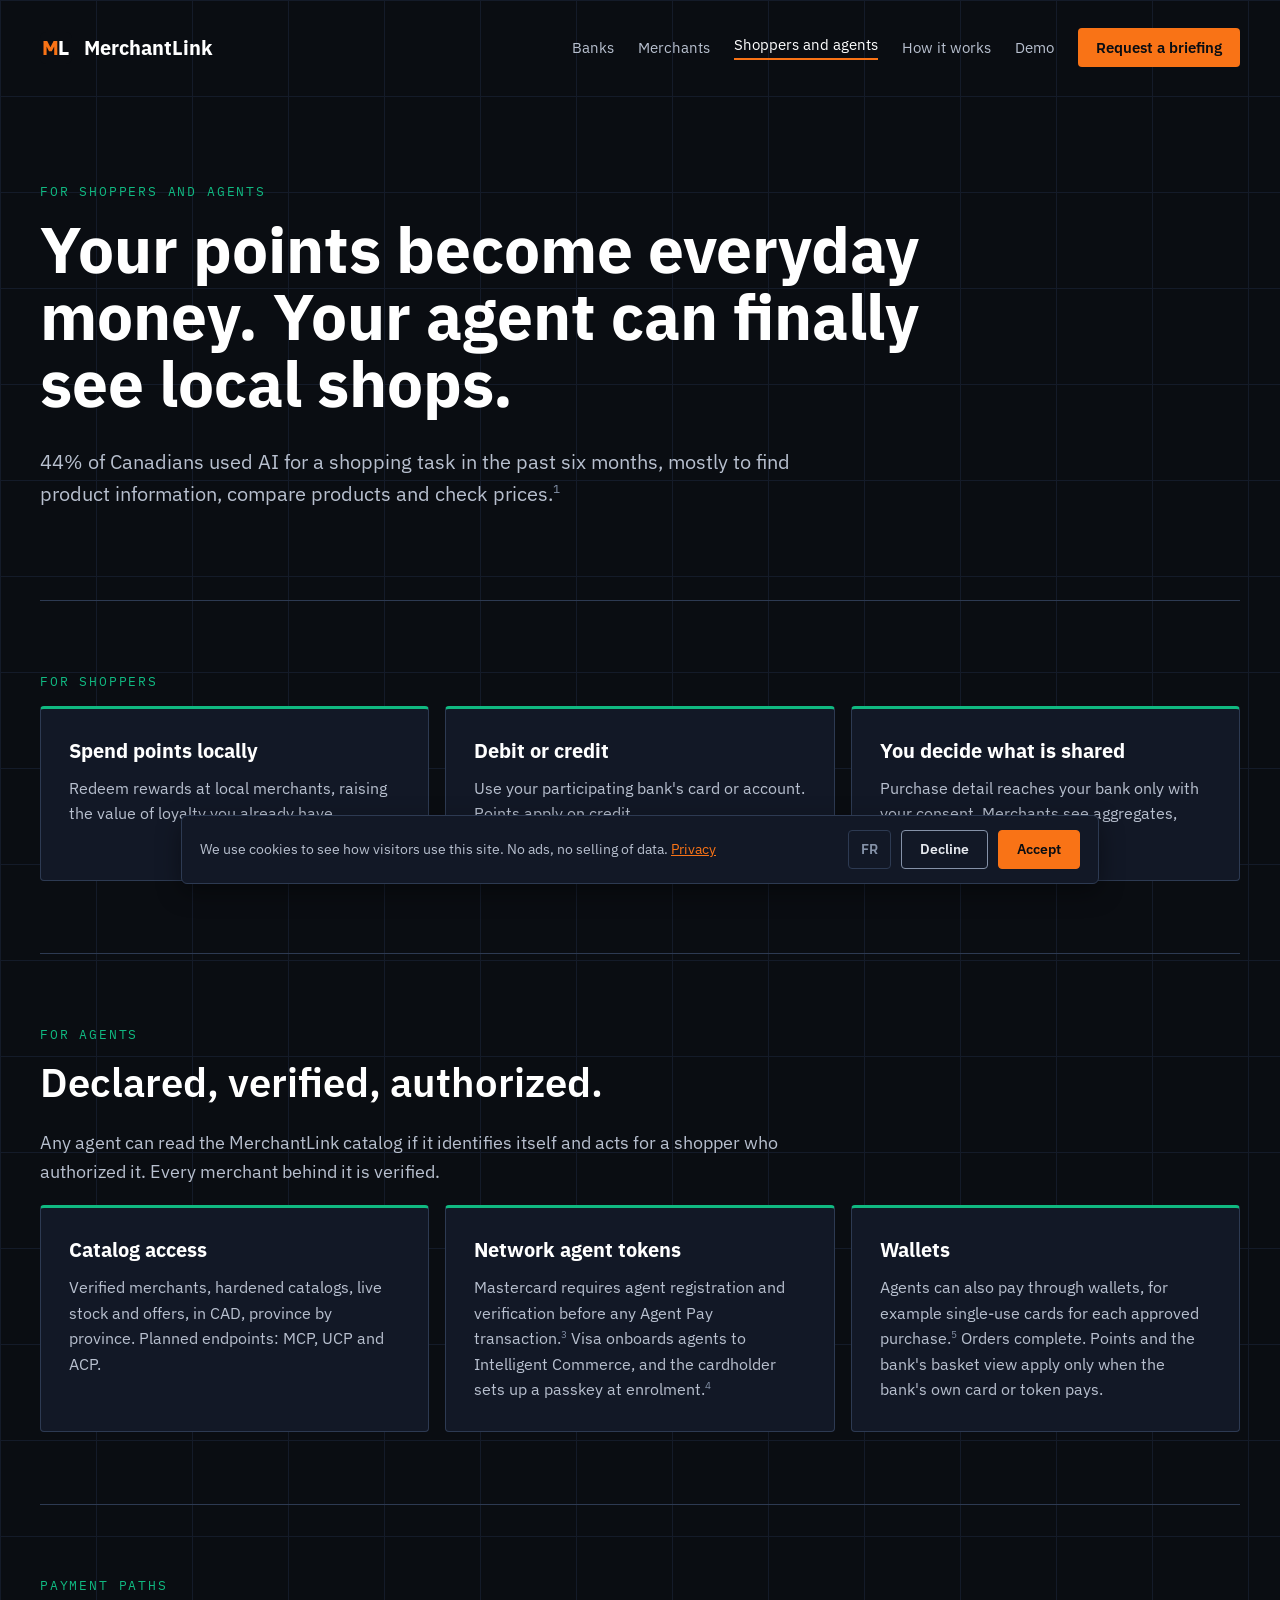
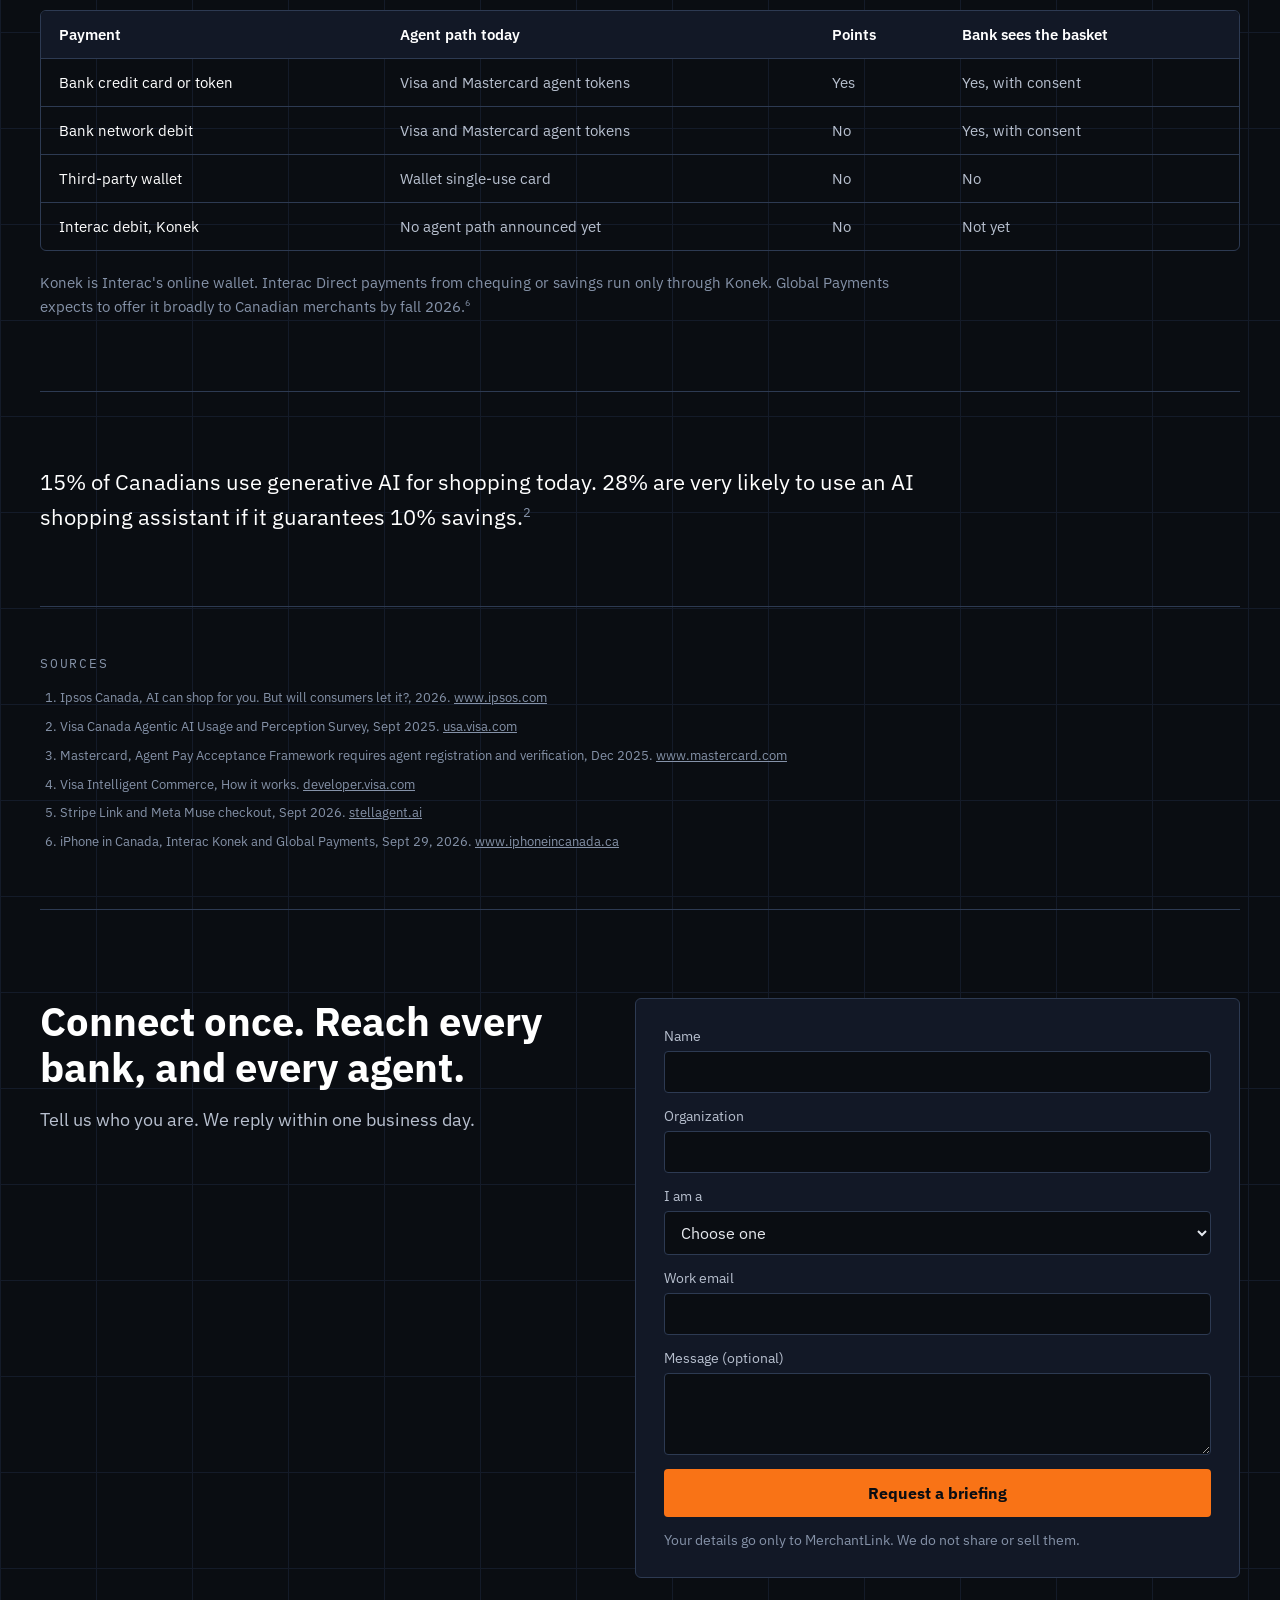
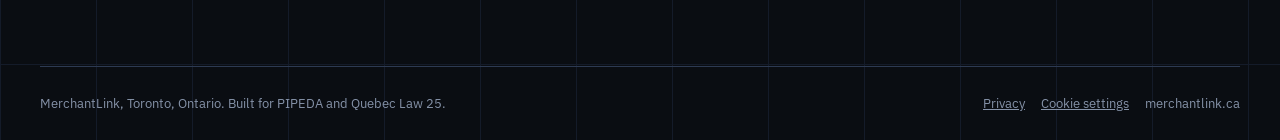
<file: shoppers.html>
<!doctype html>
<html lang="en">
<head>
<meta charset="utf-8">
<script>
window.dataLayer = window.dataLayer || [];
function gtag(){dataLayer.push(arguments);}
gtag('consent', 'default', {ad_storage: 'denied', ad_user_data: 'denied', ad_personalization: 'denied', analytics_storage: 'denied', wait_for_update: 500});
// GTM loads only after consent (D-035): at once for a stored Accept, otherwise from consent.js on Accept.
window.mlLoadGTM = function(){if(window.mlGTMLoaded)return;window.mlGTMLoaded=true;
// Google Tag Manager, standard snippet
(function(w,d,s,l,i){w[l]=w[l]||[];w[l].push({'gtm.start':
new Date().getTime(),event:'gtm.js'});var f=d.getElementsByTagName(s)[0],
j=d.createElement(s),dl=l!='dataLayer'?'&l='+l:'';j.async=true;j.src=
'https://www.googletagmanager.com/gtm.js?id='+i+dl;f.parentNode.insertBefore(j,f);
})(window,document,'script','dataLayer','GTM-K3TVBFXW');
// End Google Tag Manager
};
(function(){try{var c=localStorage.getItem('ml_cookie_consent');if(c){document.documentElement.setAttribute('data-ml-consent',c);}if(c==='accepted'){gtag('consent','update',{analytics_storage:'granted'});window.mlLoadGTM();}}catch(e){}})();
</script>
<meta name="viewport" content="width=device-width, initial-scale=1">
<title>MerchantLink for shoppers and agents</title>
<meta name="description" content="MerchantLink: the verified catalog of Canadian merchants' catalogs, for banks, merchants and authorized shopping agents.">
<link rel="icon" type="image/svg+xml" href="favicon.svg">
<link rel="canonical" href="https://merchantlink.ca/shoppers.html">
<meta name="robots" content="index, follow, max-image-preview:large, max-snippet:-1">
<meta property="og:type" content="website">
<meta property="og:site_name" content="MerchantLink">
<meta property="og:title" content="MerchantLink for shoppers and agents">
<meta property="og:description" content="The verified catalog of Canadian merchants' catalogs, for banks, merchants and authorized shopping agents.">
<meta property="og:url" content="https://merchantlink.ca/shoppers.html">
<meta name="twitter:card" content="summary">
<script type="application/ld+json">{"@context":"https://schema.org","@type":"Organization","name":"MerchantLink","url":"https://merchantlink.ca/","logo":"https://merchantlink.ca/favicon.svg","areaServed":"CA","address":{"@type":"PostalAddress","addressLocality":"Toronto","addressRegion":"ON","addressCountry":"CA"}}</script>
<link rel="preconnect" href="https://fonts.googleapis.com">
<link href="https://fonts.googleapis.com/css2?family=IBM+Plex+Sans:wght@400;500;600;700&amp;family=IBM+Plex+Mono:wght@400;500&amp;display=swap" rel="stylesheet">
<style>
body{margin:0;background:#0a0d12}
a{color:#f97316}a:hover{color:#fdba74}
.f{display:grid;gap:6px;font-size:14px;color:#b8c0cf}
.f input,.f select,.f textarea{font:inherit;font-size:16px;padding:10px 12px;background:#0a0d12;color:#e6e9ef;border:1px solid #2d3a52;border-radius:4px}
.f input:focus,.f select:focus,.f textarea:focus{outline:2px solid #f97316;outline-offset:1px}
.site-header{display:flex;gap:24px;align-items:center;justify-content:space-between;padding:28px 0;position:relative}
.brand{display:flex;align-items:center;gap:12px;text-decoration:none;color:#ffffff;font-weight:700;font-size:20px}
.hdr-right{display:flex;align-items:center;gap:24px}
.site-nav{display:flex;gap:24px;align-items:center;font-size:15px}
.cta{color:#0a0d12!important;background:#f97316;padding:10px 18px;border-radius:4px;text-decoration:none;font-weight:600;font-size:15px;white-space:nowrap}
.cta:hover{background:#fb923c}
.burger{display:none;background:none;border:1px solid #2d3a52;border-radius:4px;padding:10px 9px;cursor:pointer;flex-direction:column;gap:4px}
.burger span{display:block;width:20px;height:2px;background:#e6e9ef}
.lcard:hover{border-color:#4a5a78!important}
@media (max-width:900px){
 .burger{display:flex}
 .hdr-right{gap:12px}
 .site-nav{display:none;position:absolute;top:84px;left:0;right:0;z-index:20;flex-direction:column;align-items:stretch;gap:0;background:#121826;border:1px solid #2d3a52;border-radius:6px;padding:8px 0}
 .site-nav.open{display:flex}
 .site-nav a{padding:14px 20px;border-bottom:0!important}
}
@media (max-width:700px){h1{font-size:52px!important} h2{font-size:30px!important}}
@media (max-width:460px){.brand span{display:none} .cta{padding:9px 12px;font-size:14px} .site-header{gap:12px}}
</style>
</head>
<body>
<!-- Google Tag Manager (noscript) -->
<noscript><iframe src="https://www.googletagmanager.com/ns.html?id=GTM-K3TVBFXW"
height="0" width="0" style="display:none;visibility:hidden"></iframe></noscript>
<!-- End Google Tag Manager (noscript) -->
<div style="background: #0a0d12; color: #e6e9ef; font-family: 'IBM Plex Sans', system-ui, sans-serif; min-height: 100vh; background-image: linear-gradient(#141b29 1px, transparent 1px), linear-gradient(90deg, #141b29 1px, transparent 1px); background-size: 96px 96px">
<div style="max-width: 1200px; margin: 0 auto; padding: 0 24px">
<header class="site-header">
<a href="index.html" class="brand">
<img src="favicon.svg" alt="" width="32" height="32">
<span>MerchantLink</span>
</a>
<div class="hdr-right">
<nav id="site-nav" class="site-nav">
<a href="banks.html" style="color: #b8c0cf; text-decoration: none">Banks</a><a href="merchants.html" style="color: #b8c0cf; text-decoration: none">Merchants</a><a href="shoppers.html" style="color: #ffffff; text-decoration: none; border-bottom: 2px solid #f97316; padding-bottom: 4px">Shoppers and agents</a><a href="how-it-works.html" style="color: #b8c0cf; text-decoration: none">How it works</a><a href="demo/" style="color: #b8c0cf; text-decoration: none">Demo</a>
</nav>
<a href="#contact" class="cta">Request a briefing</a>
<button class="burger" type="button" aria-expanded="false" aria-controls="site-nav" aria-label="Menu"><span></span><span></span><span></span></button>
</div>
</header>
<main>

<section style="padding: 88px 0 72px">
<p style="font-family: 'IBM Plex Mono', monospace; font-size: 13px; letter-spacing: 0.14em; text-transform: uppercase; color: #10b981; margin: 0 0 16px">For shoppers and agents</p>
<h1 style="margin: 0 0 28px; font-size: 64px; line-height: 1.05; font-weight: 700; color: #ffffff; max-width: 980px">Your points become everyday money. Your agent can finally see local shops.</h1>
<p style="margin: 0 0 18px; font-size: 20px; line-height: 1.6; color: #b8c0cf; max-width: 820px">44% of Canadians used AI for a shopping task in the past six months, mostly to find product information, compare products and check prices.<sup style="font-size: 0.6em; color: #8592a8">1</sup></p>
</section>
<section style="padding: 72px 0; border-top: 1px solid #2d3a52"><p style="font-family: 'IBM Plex Mono', monospace; font-size: 13px; letter-spacing: 0.14em; text-transform: uppercase; color: #10b981; margin: 0 0 16px">For shoppers</p><div style="display: grid; grid-template-columns: repeat(auto-fit, minmax(260px, 1fr)); gap: 16px"><div style="background: #121826; border: 1px solid #2d3a52; border-top: 3px solid #10b981; border-radius: 4px; padding: 28px"><h3 style="margin: 0 0 12px; font-size: 20px; color: #ffffff">Spend points locally</h3><div style="color: #b8c0cf; line-height: 1.6; font-size: 16px">Redeem rewards at local merchants, raising the value of loyalty you already have.</div></div><div style="background: #121826; border: 1px solid #2d3a52; border-top: 3px solid #10b981; border-radius: 4px; padding: 28px"><h3 style="margin: 0 0 12px; font-size: 20px; color: #ffffff">Debit or credit</h3><div style="color: #b8c0cf; line-height: 1.6; font-size: 16px">Use your participating bank's card or account. Points apply on credit.</div></div><div style="background: #121826; border: 1px solid #2d3a52; border-top: 3px solid #10b981; border-radius: 4px; padding: 28px"><h3 style="margin: 0 0 12px; font-size: 20px; color: #ffffff">You decide what is shared</h3><div style="color: #b8c0cf; line-height: 1.6; font-size: 16px">Purchase detail reaches your bank only with your consent. Merchants see aggregates, never you.</div></div></div></section>
<section style="padding: 72px 0; border-top: 1px solid #2d3a52"><p style="font-family: 'IBM Plex Mono', monospace; font-size: 13px; letter-spacing: 0.14em; text-transform: uppercase; color: #10b981; margin: 0 0 16px">For agents</p><h2 style="margin: 0 0 24px; font-size: 40px; line-height: 1.15; color: #ffffff; font-weight: 600;max-width: 900px">Declared, verified, authorized.</h2><p style="margin: 0 0 18px; font-size: 18px; line-height: 1.6; color: #b8c0cf; max-width: 760px">Any agent can read the MerchantLink catalog if it identifies itself and acts for a shopper who authorized it. Every merchant behind it is verified.</p><div style="display: grid; grid-template-columns: repeat(auto-fit, minmax(260px, 1fr)); gap: 16px"><div style="background: #121826; border: 1px solid #2d3a52; border-top: 3px solid #10b981; border-radius: 4px; padding: 28px"><h3 style="margin: 0 0 12px; font-size: 20px; color: #ffffff">Catalog access</h3><div style="color: #b8c0cf; line-height: 1.6; font-size: 16px">Verified merchants, hardened catalogs, live stock and offers, in CAD, province by province. Planned endpoints: MCP, UCP and ACP.</div></div><div style="background: #121826; border: 1px solid #2d3a52; border-top: 3px solid #10b981; border-radius: 4px; padding: 28px"><h3 style="margin: 0 0 12px; font-size: 20px; color: #ffffff">Network agent tokens</h3><div style="color: #b8c0cf; line-height: 1.6; font-size: 16px">Mastercard requires agent registration and verification before any Agent Pay transaction.<sup style="font-size: 0.6em; color: #8592a8">3</sup> Visa onboards agents to Intelligent Commerce, and the cardholder sets up a passkey at enrolment.<sup style="font-size: 0.6em; color: #8592a8">4</sup></div></div><div style="background: #121826; border: 1px solid #2d3a52; border-top: 3px solid #10b981; border-radius: 4px; padding: 28px"><h3 style="margin: 0 0 12px; font-size: 20px; color: #ffffff">Wallets</h3><div style="color: #b8c0cf; line-height: 1.6; font-size: 16px">Agents can also pay through wallets, for example single-use cards for each approved purchase.<sup style="font-size: 0.6em; color: #8592a8">5</sup> Orders complete. Points and the bank's basket view apply only when the bank's own card or token pays.</div></div></div></section>
<section style="padding: 72px 0; border-top: 1px solid #2d3a52"><p style="font-family: 'IBM Plex Mono', monospace; font-size: 13px; letter-spacing: 0.14em; text-transform: uppercase; color: #10b981; margin: 0 0 16px">Payment paths</p><div style="overflow-x: auto; border: 1px solid #2d3a52; border-radius: 6px"><table style="width: 100%; min-width: 760px; border-collapse: collapse; font-size: 15px; color: #b8c0cf"><thead><tr style="background: #121826; color: #ffffff"><th style="padding: 14px 18px; font-weight: 600; text-align: left">Payment</th><th style="padding: 14px 18px; font-weight: 600; text-align: left">Agent path today</th><th style="padding: 14px 18px; font-weight: 600; text-align: left">Points</th><th style="padding: 14px 18px; font-weight: 600; text-align: left">Bank sees the basket</th></tr></thead><tbody><tr style="border-top: 1px solid #2d3a52"><td style="padding: 14px 18px; color: #ffffff">Bank credit card or token</td><td style="padding: 14px 18px">Visa and Mastercard agent tokens</td><td style="padding: 14px 18px">Yes</td><td style="padding: 14px 18px">Yes, with consent</td></tr><tr style="border-top: 1px solid #2d3a52"><td style="padding: 14px 18px; color: #ffffff">Bank network debit</td><td style="padding: 14px 18px">Visa and Mastercard agent tokens</td><td style="padding: 14px 18px">No</td><td style="padding: 14px 18px">Yes, with consent</td></tr><tr style="border-top: 1px solid #2d3a52"><td style="padding: 14px 18px; color: #ffffff">Third-party wallet</td><td style="padding: 14px 18px">Wallet single-use card</td><td style="padding: 14px 18px">No</td><td style="padding: 14px 18px">No</td></tr><tr style="border-top: 1px solid #2d3a52"><td style="padding: 14px 18px; color: #ffffff">Interac debit, Konek</td><td style="padding: 14px 18px">No agent path announced yet</td><td style="padding: 14px 18px">No</td><td style="padding: 14px 18px">Not yet</td></tr></tbody></table></div><p style="margin: 20px 0 0; font-size: 15px; line-height: 1.6; color: #8592a8; max-width: 900px">Konek is Interac's online wallet. Interac Direct payments from chequing or savings run only through Konek. Global Payments expects to offer it broadly to Canadian merchants by fall 2026.<sup style="font-size: 0.6em; color: #8592a8">6</sup></p></section>
<section style="padding: 72px 0; border-top: 1px solid #2d3a52"><p style="margin: 0 0 0; font-size: 22px; line-height: 1.6; color: #ffffff; max-width: 900px">15% of Canadians use generative AI for shopping today. 28% are very likely to use an AI shopping assistant if it guarantees 10% savings.<sup style="font-size: 0.6em; color: #8592a8">2</sup></p></section>
<section style="padding: 48px 0; border-top: 1px solid #2d3a52"><p style="font-family: 'IBM Plex Mono', monospace; font-size: 13px; letter-spacing: 0.14em; text-transform: uppercase; color: #8592a8; margin: 0 0 16px">Sources</p><ol style="margin: 0; padding-left: 20px; font-size: 13px; line-height: 1.6; color: #8592a8"><li style="margin-bottom: 8px">Ipsos Canada, AI can shop for you. But will consumers let it?, 2026. <a href="https://www.ipsos.com/en-ca/ai-can-shop-you-will-consumers-let-it" style="color: #8592a8">www.ipsos.com</a></li><li style="margin-bottom: 8px">Visa Canada Agentic AI Usage and Perception Survey, Sept 2025. <a href="https://usa.visa.com/partner-with-us/visa-consulting-analytics/economic-insights/agentic-ai-rise-in-canada.html" style="color: #8592a8">usa.visa.com</a></li><li style="margin-bottom: 8px">Mastercard, Agent Pay Acceptance Framework requires agent registration and verification, Dec 2025. <a href="https://www.mastercard.com/news/latin-america/en/newsroom/press-releases/pr-en/2025/december/mastercard-unveils-agent-pay-in-latin-america-and-the-caribbean" style="color: #8592a8">www.mastercard.com</a></li><li style="margin-bottom: 8px">Visa Intelligent Commerce, How it works. <a href="https://developer.visa.com/capabilities/visa-intelligent-commerce/overview" style="color: #8592a8">developer.visa.com</a></li><li style="margin-bottom: 8px">Stripe Link and Meta Muse checkout, Sept 2026. <a href="https://stellagent.ai/insights/meta-muse-shop-pay-paypal-agentic-checkout" style="color: #8592a8">stellagent.ai</a></li><li style="margin-bottom: 8px">iPhone in Canada, Interac Konek and Global Payments, Sept 29, 2026. <a href="https://www.iphoneincanada.ca/2026/09/29/interac-konek-wallet-visa-mastercard-canada/" style="color: #8592a8">www.iphoneincanada.ca</a></li></ol></section>

</main>
<section id="contact" style="padding: 88px 0; border-top: 1px solid #2d3a52; display: flex; flex-wrap: wrap; gap: 48px; align-items: flex-start; justify-content: space-between">
<div style="flex: 1 1 420px">
<h2 style="margin: 0 0 16px; font-size: 40px; line-height: 1.15; color: #ffffff; font-weight: 700">Connect once. Reach every bank, and every agent.</h2>
<p style="margin: 0; font-size: 18px; line-height: 1.6; color: #b8c0cf; max-width: 520px">Tell us who you are. We reply within one business day.</p>
</div>
<form id="briefing-form" style="flex: 1 1 420px; background: #121826; border: 1px solid #2d3a52; border-radius: 6px; padding: 28px; display: grid; gap: 14px">
<input type="hidden" name="access_key" value="dc0301b3-9a83-482e-b36a-9e558f9f03d3">
<input type="hidden" name="subject" value="MerchantLink briefing request">
<input type="checkbox" name="botcheck" style="display:none" tabindex="-1" autocomplete="off">
<label class="f">Name<input name="name" required autocomplete="name"></label>
<label class="f">Organization<input name="organization" required autocomplete="organization"></label>
<label class="f">I am a<select name="role" required><option value="">Choose one</option><option>Bank or credit union</option><option>Merchant</option><option>Acquirer or payment platform</option><option>Agent developer</option><option>Other</option></select></label>
<label class="f">Work email<input type="email" name="email" required autocomplete="email"></label>
<label class="f">Message (optional)<textarea name="message" rows="3"></textarea></label>
<button type="submit" style="padding: 14px 22px; background: #f97316; color: #0a0d12; border: 0; border-radius: 4px; font-weight: 700; font-size: 16px; font-family: inherit; cursor: pointer">Request a briefing</button>
<p id="form-status" role="status" style="margin: 0; font-size: 14px; color: #8592a8">Your details go only to MerchantLink. We do not share or sell them.</p>
</form>
</section>
<footer style="padding: 28px 0; border-top: 1px solid #2d3a52; display: flex; flex-wrap: wrap; justify-content: space-between; gap: 16px; font-size: 13px; color: #8592a8">
<span>MerchantLink, Toronto, Ontario. Built for PIPEDA and Quebec Law 25.</span>
<span style="display: flex; flex-wrap: wrap; gap: 16px"><a href="privacy.html" style="color: #8592a8">Privacy</a><button type="button" data-cookie-settings style="background: none; border: 0; padding: 0; font: inherit; color: #8592a8; text-decoration: underline; cursor: pointer">Cookie settings</button><span>merchantlink.ca</span></span>
</footer>
</div>
</div>
<script>
(function(){var b=document.querySelector('.burger'),n=document.getElementById('site-nav');if(!b)return;b.addEventListener('click',function(){var o=n.classList.toggle('open');b.setAttribute('aria-expanded',o);});n.addEventListener('click',function(e){if(e.target.tagName==='A'){n.classList.remove('open');b.setAttribute('aria-expanded','false');}});})();

(function(){var f=document.getElementById('briefing-form');if(!f)return;var s=document.getElementById('form-status');
f.addEventListener('submit',async function(e){e.preventDefault();if(!f.reportValidity())return;var b=f.querySelector('button');b.disabled=true;s.textContent='Sending.';
try{var r=await fetch('https://api.web3forms.com/submit',{method:'POST',headers:{'Accept':'application/json'},body:new FormData(f)});var j=await r.json();
if(r.ok&&j.success){f.reset();s.style.color='#10b981';s.textContent='Received. We will reply within one business day.';}else{throw new Error('x')}}
catch(err){s.style.color='#f87171';s.textContent='That did not go through. Please try again in a minute.';}b.disabled=false;});})();
</script>
<script src="/consent.js" defer></script>
</body>
</html>
</file>
<file: demo/assets/index-TYw3OmuU.css>
@font-face{font-family:IBM Plex Sans;font-style:normal;font-display:swap;font-weight:400;src:url(./ibm-plex-sans-cyrillic-ext-400-normal-g30qAdWV.woff2) format("woff2"),url(./ibm-plex-sans-cyrillic-ext-400-normal-Dsrv2Tcn.woff) format("woff");unicode-range:U+0460-052F,U+1C80-1C8A,U+20B4,U+2DE0-2DFF,U+A640-A69F,U+FE2E-FE2F}@font-face{font-family:IBM Plex Sans;font-style:normal;font-display:swap;font-weight:400;src:url(./ibm-plex-sans-cyrillic-400-normal-DZqxrq2p.woff2) format("woff2"),url(./ibm-plex-sans-cyrillic-400-normal-BTotfTJu.woff) format("woff");unicode-range:U+0301,U+0400-045F,U+0490-0491,U+04B0-04B1,U+2116}@font-face{font-family:IBM Plex Sans;font-style:normal;font-display:swap;font-weight:400;src:url(./ibm-plex-sans-greek-400-normal-_efipK4i.woff2) format("woff2"),url(./ibm-plex-sans-greek-400-normal-D9ESIMu3.woff) format("woff");unicode-range:U+0370-0377,U+037A-037F,U+0384-038A,U+038C,U+038E-03A1,U+03A3-03FF}@font-face{font-family:IBM Plex Sans;font-style:normal;font-display:swap;font-weight:400;src:url(./ibm-plex-sans-vietnamese-400-normal-DG4YqDda.woff2) format("woff2"),url(./ibm-plex-sans-vietnamese-400-normal-fK1oJ5dG.woff) format("woff");unicode-range:U+0102-0103,U+0110-0111,U+0128-0129,U+0168-0169,U+01A0-01A1,U+01AF-01B0,U+0300-0301,U+0303-0304,U+0308-0309,U+0323,U+0329,U+1EA0-1EF9,U+20AB}@font-face{font-family:IBM Plex Sans;font-style:normal;font-display:swap;font-weight:400;src:url(./ibm-plex-sans-latin-ext-400-normal-C5H60-Va.woff2) format("woff2"),url(./ibm-plex-sans-latin-ext-400-normal-RBey6euL.woff) format("woff");unicode-range:U+0100-02BA,U+02BD-02C5,U+02C7-02CC,U+02CE-02D7,U+02DD-02FF,U+0304,U+0308,U+0329,U+1D00-1DBF,U+1E00-1E9F,U+1EF2-1EFF,U+2020,U+20A0-20AB,U+20AD-20C0,U+2113,U+2C60-2C7F,U+A720-A7FF}@font-face{font-family:IBM Plex Sans;font-style:normal;font-display:swap;font-weight:400;src:url(./ibm-plex-sans-latin-400-normal-CDDApCn2.woff2) format("woff2"),url(./ibm-plex-sans-latin-400-normal-CYLoc0-x.woff) format("woff");unicode-range:U+0000-00FF,U+0131,U+0152-0153,U+02BB-02BC,U+02C6,U+02DA,U+02DC,U+0304,U+0308,U+0329,U+2000-206F,U+20AC,U+2122,U+2191,U+2193,U+2212,U+2215,U+FEFF,U+FFFD}@font-face{font-family:IBM Plex Sans;font-style:normal;font-display:swap;font-weight:500;src:url(./ibm-plex-sans-cyrillic-ext-500-normal-Cs5J6C77.woff2) format("woff2"),url(./ibm-plex-sans-cyrillic-ext-500-normal-DB5PtV2g.woff) format("woff");unicode-range:U+0460-052F,U+1C80-1C8A,U+20B4,U+2DE0-2DFF,U+A640-A69F,U+FE2E-FE2F}@font-face{font-family:IBM Plex Sans;font-style:normal;font-display:swap;font-weight:500;src:url(./ibm-plex-sans-cyrillic-500-normal-CocWQlwt.woff2) format("woff2"),url(./ibm-plex-sans-cyrillic-500-normal-ByOcLdNv.woff) format("woff");unicode-range:U+0301,U+0400-045F,U+0490-0491,U+04B0-04B1,U+2116}@font-face{font-family:IBM Plex Sans;font-style:normal;font-display:swap;font-weight:500;src:url(./ibm-plex-sans-greek-500-normal-JMMifIXV.woff2) format("woff2"),url(./ibm-plex-sans-greek-500-normal-CuWXN6rf.woff) format("woff");unicode-range:U+0370-0377,U+037A-037F,U+0384-038A,U+038C,U+038E-03A1,U+03A3-03FF}@font-face{font-family:IBM Plex Sans;font-style:normal;font-display:swap;font-weight:500;src:url(./ibm-plex-sans-vietnamese-500-normal-e4dixQRQ.woff2) format("woff2"),url(./ibm-plex-sans-vietnamese-500-normal-BEb3_waV.woff) format("woff");unicode-range:U+0102-0103,U+0110-0111,U+0128-0129,U+0168-0169,U+01A0-01A1,U+01AF-01B0,U+0300-0301,U+0303-0304,U+0308-0309,U+0323,U+0329,U+1EA0-1EF9,U+20AB}@font-face{font-family:IBM Plex Sans;font-style:normal;font-display:swap;font-weight:500;src:url(./ibm-plex-sans-latin-ext-500-normal-DakdToA3.woff2) format("woff2"),url(./ibm-plex-sans-latin-ext-500-normal-D0aIdm-b.woff) format("woff");unicode-range:U+0100-02BA,U+02BD-02C5,U+02C7-02CC,U+02CE-02D7,U+02DD-02FF,U+0304,U+0308,U+0329,U+1D00-1DBF,U+1E00-1E9F,U+1EF2-1EFF,U+2020,U+20A0-20AB,U+20AD-20C0,U+2113,U+2C60-2C7F,U+A720-A7FF}@font-face{font-family:IBM Plex Sans;font-style:normal;font-display:swap;font-weight:500;src:url(./ibm-plex-sans-latin-500-normal-6ng42L7E.woff2) format("woff2"),url(./ibm-plex-sans-latin-500-normal-BgVn5rGT.woff) format("woff");unicode-range:U+0000-00FF,U+0131,U+0152-0153,U+02BB-02BC,U+02C6,U+02DA,U+02DC,U+0304,U+0308,U+0329,U+2000-206F,U+20AC,U+2122,U+2191,U+2193,U+2212,U+2215,U+FEFF,U+FFFD}@font-face{font-family:IBM Plex Sans;font-style:normal;font-display:swap;font-weight:600;src:url(./ibm-plex-sans-cyrillic-ext-600-normal-DUMzJB7m.woff2) format("woff2"),url(./ibm-plex-sans-cyrillic-ext-600-normal-Bz0x94Yp.woff) format("woff");unicode-range:U+0460-052F,U+1C80-1C8A,U+20B4,U+2DE0-2DFF,U+A640-A69F,U+FE2E-FE2F}@font-face{font-family:IBM Plex Sans;font-style:normal;font-display:swap;font-weight:600;src:url(./ibm-plex-sans-cyrillic-600-normal-71GNu3SW.woff2) format("woff2"),url(./ibm-plex-sans-cyrillic-600-normal-BGq0mW3O.woff) format("woff");unicode-range:U+0301,U+0400-045F,U+0490-0491,U+04B0-04B1,U+2116}@font-face{font-family:IBM Plex Sans;font-style:normal;font-display:swap;font-weight:600;src:url(./ibm-plex-sans-greek-600-normal-DzTrcv_p.woff2) format("woff2"),url(./ibm-plex-sans-greek-600-normal-D-CqTdkO.woff) format("woff");unicode-range:U+0370-0377,U+037A-037F,U+0384-038A,U+038C,U+038E-03A1,U+03A3-03FF}@font-face{font-family:IBM Plex Sans;font-style:normal;font-display:swap;font-weight:600;src:url(./ibm-plex-sans-vietnamese-600-normal-DpPYBSTl.woff2) format("woff2"),url(./ibm-plex-sans-vietnamese-600-normal-DgdngZtN.woff) format("woff");unicode-range:U+0102-0103,U+0110-0111,U+0128-0129,U+0168-0169,U+01A0-01A1,U+01AF-01B0,U+0300-0301,U+0303-0304,U+0308-0309,U+0323,U+0329,U+1EA0-1EF9,U+20AB}@font-face{font-family:IBM Plex Sans;font-style:normal;font-display:swap;font-weight:600;src:url(./ibm-plex-sans-latin-ext-600-normal-DOrvGEcy.woff2) format("woff2"),url(./ibm-plex-sans-latin-ext-600-normal-DIrixKbi.woff) format("woff");unicode-range:U+0100-02BA,U+02BD-02C5,U+02C7-02CC,U+02CE-02D7,U+02DD-02FF,U+0304,U+0308,U+0329,U+1D00-1DBF,U+1E00-1E9F,U+1EF2-1EFF,U+2020,U+20A0-20AB,U+20AD-20C0,U+2113,U+2C60-2C7F,U+A720-A7FF}@font-face{font-family:IBM Plex Sans;font-style:normal;font-display:swap;font-weight:600;src:url(./ibm-plex-sans-latin-600-normal-CuJfVYMP.woff2) format("woff2"),url(./ibm-plex-sans-latin-600-normal-Cu4Hd6ag.woff) format("woff");unicode-range:U+0000-00FF,U+0131,U+0152-0153,U+02BB-02BC,U+02C6,U+02DA,U+02DC,U+0304,U+0308,U+0329,U+2000-206F,U+20AC,U+2122,U+2191,U+2193,U+2212,U+2215,U+FEFF,U+FFFD}@font-face{font-family:IBM Plex Sans;font-style:normal;font-display:swap;font-weight:700;src:url(./ibm-plex-sans-cyrillic-ext-700-normal-BmRLXWpJ.woff2) format("woff2"),url(./ibm-plex-sans-cyrillic-ext-700-normal-DCQwxkRk.woff) format("woff");unicode-range:U+0460-052F,U+1C80-1C8A,U+20B4,U+2DE0-2DFF,U+A640-A69F,U+FE2E-FE2F}@font-face{font-family:IBM Plex Sans;font-style:normal;font-display:swap;font-weight:700;src:url(./ibm-plex-sans-cyrillic-700-normal-D_uavGvn.woff2) format("woff2"),url(./ibm-plex-sans-cyrillic-700-normal-RFb1v-CK.woff) format("woff");unicode-range:U+0301,U+0400-045F,U+0490-0491,U+04B0-04B1,U+2116}@font-face{font-family:IBM Plex Sans;font-style:normal;font-display:swap;font-weight:700;src:url(./ibm-plex-sans-greek-700-normal-wyJ6jzdA.woff2) format("woff2"),url(./ibm-plex-sans-greek-700-normal-CkZN0sRy.woff) format("woff");unicode-range:U+0370-0377,U+037A-037F,U+0384-038A,U+038C,U+038E-03A1,U+03A3-03FF}@font-face{font-family:IBM Plex Sans;font-style:normal;font-display:swap;font-weight:700;src:url(./ibm-plex-sans-vietnamese-700-normal-CkEo6LDy.woff2) format("woff2"),url(./ibm-plex-sans-vietnamese-700-normal-BV5B8Are.woff) format("woff");unicode-range:U+0102-0103,U+0110-0111,U+0128-0129,U+0168-0169,U+01A0-01A1,U+01AF-01B0,U+0300-0301,U+0303-0304,U+0308-0309,U+0323,U+0329,U+1EA0-1EF9,U+20AB}@font-face{font-family:IBM Plex Sans;font-style:normal;font-display:swap;font-weight:700;src:url(./ibm-plex-sans-latin-ext-700-normal-aMgXseD4.woff2) format("woff2"),url(./ibm-plex-sans-latin-ext-700-normal-DZH6Xh-4.woff) format("woff");unicode-range:U+0100-02BA,U+02BD-02C5,U+02C7-02CC,U+02CE-02D7,U+02DD-02FF,U+0304,U+0308,U+0329,U+1D00-1DBF,U+1E00-1E9F,U+1EF2-1EFF,U+2020,U+20A0-20AB,U+20AD-20C0,U+2113,U+2C60-2C7F,U+A720-A7FF}@font-face{font-family:IBM Plex Sans;font-style:normal;font-display:swap;font-weight:700;src:url(./ibm-plex-sans-latin-700-normal-Bxkt5Cjx.woff2) format("woff2"),url(./ibm-plex-sans-latin-700-normal-Bth3BMcD.woff) format("woff");unicode-range:U+0000-00FF,U+0131,U+0152-0153,U+02BB-02BC,U+02C6,U+02DA,U+02DC,U+0304,U+0308,U+0329,U+2000-206F,U+20AC,U+2122,U+2191,U+2193,U+2212,U+2215,U+FEFF,U+FFFD}@font-face{font-family:IBM Plex Mono;font-style:normal;font-display:swap;font-weight:400;src:url(./ibm-plex-mono-cyrillic-ext-400-normal-xuaO2J-f.woff2) format("woff2"),url(./ibm-plex-mono-cyrillic-ext-400-normal-DMdlQ8Kv.woff) format("woff");unicode-range:U+0460-052F,U+1C80-1C8A,U+20B4,U+2DE0-2DFF,U+A640-A69F,U+FE2E-FE2F}@font-face{font-family:IBM Plex Mono;font-style:normal;font-display:swap;font-weight:400;src:url(./ibm-plex-mono-cyrillic-400-normal-BSMlKf0J.woff2) format("woff2"),url(./ibm-plex-mono-cyrillic-400-normal-CEL4l2ZJ.woff) format("woff");unicode-range:U+0301,U+0400-045F,U+0490-0491,U+04B0-04B1,U+2116}@font-face{font-family:IBM Plex Mono;font-style:normal;font-display:swap;font-weight:400;src:url(./ibm-plex-mono-vietnamese-400-normal-BulugwFq.woff2) format("woff2"),url(./ibm-plex-mono-vietnamese-400-normal-DDuiU_S-.woff) format("woff");unicode-range:U+0102-0103,U+0110-0111,U+0128-0129,U+0168-0169,U+01A0-01A1,U+01AF-01B0,U+0300-0301,U+0303-0304,U+0308-0309,U+0323,U+0329,U+1EA0-1EF9,U+20AB}@font-face{font-family:IBM Plex Mono;font-style:normal;font-display:swap;font-weight:400;src:url(./ibm-plex-mono-latin-ext-400-normal-BmRBH3aV.woff2) format("woff2"),url(./ibm-plex-mono-latin-ext-400-normal-D3D2R8hC.woff) format("woff");unicode-range:U+0100-02BA,U+02BD-02C5,U+02C7-02CC,U+02CE-02D7,U+02DD-02FF,U+0304,U+0308,U+0329,U+1D00-1DBF,U+1E00-1E9F,U+1EF2-1EFF,U+2020,U+20A0-20AB,U+20AD-20C0,U+2113,U+2C60-2C7F,U+A720-A7FF}@font-face{font-family:IBM Plex Mono;font-style:normal;font-display:swap;font-weight:400;src:url(./ibm-plex-mono-latin-400-normal-DMJ8VG8y.woff2) format("woff2"),url(./ibm-plex-mono-latin-400-normal-CvHOgSBP.woff) format("woff");unicode-range:U+0000-00FF,U+0131,U+0152-0153,U+02BB-02BC,U+02C6,U+02DA,U+02DC,U+0304,U+0308,U+0329,U+2000-206F,U+20AC,U+2122,U+2191,U+2193,U+2212,U+2215,U+FEFF,U+FFFD}@font-face{font-family:IBM Plex Mono;font-style:normal;font-display:swap;font-weight:500;src:url(./ibm-plex-mono-cyrillic-ext-500-normal-BqneJy0T.woff2) format("woff2"),url(./ibm-plex-mono-cyrillic-ext-500-normal-BIfNGwUT.woff) format("woff");unicode-range:U+0460-052F,U+1C80-1C8A,U+20B4,U+2DE0-2DFF,U+A640-A69F,U+FE2E-FE2F}@font-face{font-family:IBM Plex Mono;font-style:normal;font-display:swap;font-weight:500;src:url(./ibm-plex-mono-cyrillic-500-normal-Bq9vWWag.woff2) format("woff2"),url(./ibm-plex-mono-cyrillic-500-normal-Ael50iVv.woff) format("woff");unicode-range:U+0301,U+0400-045F,U+0490-0491,U+04B0-04B1,U+2116}@font-face{font-family:IBM Plex Mono;font-style:normal;font-display:swap;font-weight:500;src:url(./ibm-plex-mono-vietnamese-500-normal-DZ4AoWbu.woff2) format("woff2"),url(./ibm-plex-mono-vietnamese-500-normal-C8zxqsMH.woff) format("woff");unicode-range:U+0102-0103,U+0110-0111,U+0128-0129,U+0168-0169,U+01A0-01A1,U+01AF-01B0,U+0300-0301,U+0303-0304,U+0308-0309,U+0323,U+0329,U+1EA0-1EF9,U+20AB}@font-face{font-family:IBM Plex Mono;font-style:normal;font-display:swap;font-weight:500;src:url(./ibm-plex-mono-latin-ext-500-normal-CAhNIIs5.woff2) format("woff2"),url(./ibm-plex-mono-latin-ext-500-normal-CZ70TYgx.woff) format("woff");unicode-range:U+0100-02BA,U+02BD-02C5,U+02C7-02CC,U+02CE-02D7,U+02DD-02FF,U+0304,U+0308,U+0329,U+1D00-1DBF,U+1E00-1E9F,U+1EF2-1EFF,U+2020,U+20A0-20AB,U+20AD-20C0,U+2113,U+2C60-2C7F,U+A720-A7FF}@font-face{font-family:IBM Plex Mono;font-style:normal;font-display:swap;font-weight:500;src:url(./ibm-plex-mono-latin-500-normal-DSY6xOcd.woff2) format("woff2"),url(./ibm-plex-mono-latin-500-normal-CB9ihrfo.woff) format("woff");unicode-range:U+0000-00FF,U+0131,U+0152-0153,U+02BB-02BC,U+02C6,U+02DA,U+02DC,U+0304,U+0308,U+0329,U+2000-206F,U+20AC,U+2122,U+2191,U+2193,U+2212,U+2215,U+FEFF,U+FFFD}:root{--ink: #0a0d12;--ink-2: #1a2235;--ink-3: #2d3a52;--muted: #8592a8;--border: #e4e8ef;--surface: #f5f6f9;--paper: #fafbfc;--amber: #f97316;--sky: #0ea5e9;--emerald: #10b981;--amber-tint: #fff1e6;--sky-tint: #e6f6fd;--emerald-tint: #e7f8f2;--white: #ffffff;--amber-hover: #ea650c;--amber-ink: #c2410c;--amber-line: #fed7aa;--sky-ink: #0369a1;--sky-line: #bae6fd;--emerald-ink: #047857;--emerald-line: #a7f3d0;--code-text: #d6deeb;--shadow: rgba(10, 13, 18, .18);--font-sans: "IBM Plex Sans", system-ui, -apple-system, "Segoe UI", sans-serif;--font-mono: "IBM Plex Mono", ui-monospace, "SFMono-Regular", Menlo, monospace}*{box-sizing:border-box}html,body{margin:0}body{font-family:var(--font-sans);background:var(--paper);color:var(--ink);font-size:15px;line-height:1.5;-webkit-font-smoothing:antialiased}h1,h2,h3,h4{margin:0;line-height:1.25}h3{font-size:15px;font-weight:600}h4{font-size:13px;font-weight:600;color:var(--ink-3);margin-bottom:8px}a{color:var(--sky)}button{font-family:inherit;font-size:inherit}input{font-family:inherit;font-size:14px}.mono,.json,code{font-family:var(--font-mono)}.muted{color:var(--muted)}.small{font-size:13px}.block{display:block}.center{text-align:center}.right{text-align:right}.dim{color:var(--muted)}.btn{display:inline-flex;align-items:center;justify-content:center;gap:6px;padding:8px 16px;border-radius:8px;border:1px solid transparent;font-weight:500;font-size:14px;cursor:pointer;text-decoration:none;transition:background .15s,border-color .15s}.btn:disabled{opacity:.45;cursor:not-allowed}.btn-primary{background:var(--amber);color:var(--white)}.btn-primary:hover:not(:disabled){background:var(--amber-hover)}.btn-ghost{background:var(--white);color:var(--ink-2);border-color:var(--border)}.btn-ghost:hover:not(:disabled){border-color:var(--muted)}.btn-ghost-dark{background:transparent;color:var(--white);border-color:var(--ink-3)}.btn-reset{background:transparent;color:var(--white);border-color:var(--ink-3);padding:6px 12px;font-size:13px}.btn-reset:hover{border-color:var(--amber);color:var(--amber)}.btn-lg{padding:12px 22px;font-size:15px}.btn-block{width:100%;margin-top:8px}.btn-link{background:none;border:none;color:var(--sky);padding:0;cursor:pointer;text-decoration:underline;font-weight:500}.gate{min-height:100vh;display:grid;place-items:center;background:var(--ink);padding:24px}.gate-card{width:100%;max-width:360px;background:var(--ink-2);border:1px solid var(--ink-3);border-radius:14px;padding:32px;color:var(--white)}.gate-card .field span{color:var(--muted)}.gate-card .field input{background:var(--ink);border-color:var(--ink-3);color:var(--white)}.gate-sub{color:var(--muted);font-size:13px;margin:6px 0 20px}.gate-error{color:var(--amber);font-size:13px;margin:8px 0 0}.brand{font-weight:700;font-size:16px;text-decoration:none;letter-spacing:-.01em}.brand-lg{font-size:22px}.brand-a{color:var(--amber)}.brand-b{color:var(--white)}.nav{position:sticky;top:0;z-index:20;height:52px;padding:0 20px;background:var(--ink);border-bottom:1px solid var(--ink-2);display:flex;align-items:center;justify-content:space-between;gap:12px}.nav-left{display:flex;align-items:center;gap:20px;min-width:0}.nav-links{display:flex;gap:2px;overflow-x:auto}.nav-link{color:var(--muted);text-decoration:none;font-size:13px;padding:6px 10px;border-radius:6px;white-space:nowrap}.nav-link:hover{color:var(--white)}.nav-link.active{color:var(--white);background:var(--ink-2)}.nav-right{display:flex;align-items:center;gap:10px;flex-shrink:0}.pill{font-size:11px;font-weight:600;letter-spacing:.04em;text-transform:uppercase;padding:2px 8px;border-radius:999px}.pill-demo{background:var(--ink-2);color:var(--amber);border:1px solid var(--ink-3)}.story{background:var(--ink-2);color:var(--white);border-bottom:1px solid var(--ink-3)}.story-inner{max-width:1160px;margin:0 auto;padding:10px 24px;display:flex;align-items:center;gap:12px;flex-wrap:wrap;font-size:13px}.story-count{font-family:var(--font-mono);color:var(--amber)}.story-label{font-weight:600}.story-hint{color:var(--muted);flex:1;min-width:200px}.story-nav{display:flex;gap:8px}.story .btn{padding:6px 12px;font-size:13px}.main{padding:32px 24px 64px}.main-home{padding:0}.page{max-width:1160px;margin:0 auto;display:flex;flex-direction:column;gap:20px}.page-head h1{font-size:28px;font-weight:600;letter-spacing:-.01em}.page-sub{color:var(--ink-3);margin:6px 0 0}.kicker{font-family:var(--font-mono);font-size:12px;color:var(--amber);text-transform:uppercase;letter-spacing:.06em;margin-bottom:6px}.kicker-dark{color:var(--amber)}.stack{display:flex;flex-direction:column;gap:16px}.grid-2{display:grid;grid-template-columns:1fr 1fr;gap:20px}.grid-3{display:grid;grid-template-columns:repeat(3,1fr);gap:24px}.actions{display:flex;gap:10px;align-items:center;justify-content:flex-end;margin-top:16px;flex-wrap:wrap}.card{background:var(--white);border:1px solid var(--border);border-radius:12px;padding:20px;min-width:0}.card-head{display:flex;justify-content:space-between;align-items:baseline;gap:12px;margin-bottom:14px;flex-wrap:wrap}.card-head .muted{font-size:13px}.stats{display:grid;grid-template-columns:repeat(auto-fit,minmax(200px,1fr));gap:16px}.stats-inner{gap:12px}.stat{background:var(--white);border:1px solid var(--border);border-radius:12px;padding:16px 18px}.stats-inner .stat{background:var(--surface);border:none}.stat-label{font-size:13px;color:var(--muted)}.stat-value{font-size:26px;font-weight:600;letter-spacing:-.01em;font-variant-numeric:tabular-nums}.muted-value{color:var(--ink-3)}.stat-sub{font-size:12px;color:var(--muted)}.badge{display:inline-block;font-size:12px;font-weight:500;padding:2px 8px;border-radius:999px;margin:1px 4px 1px 0;white-space:nowrap}.badge-emerald{background:var(--emerald-tint);color:var(--emerald-ink)}.badge-amber{background:var(--amber-tint);color:var(--amber-ink)}.badge-sky{background:var(--sky-tint);color:var(--sky-ink)}.badge-muted{background:var(--surface);color:var(--ink-3)}.notice{padding:12px 14px;border-radius:10px;font-size:14px;margin-top:12px;border:1px solid}.notice-sky{background:var(--sky-tint);border-color:var(--sky-line);color:var(--ink-2)}.notice-emerald{background:var(--emerald-tint);border-color:var(--emerald-line);color:var(--ink-2)}.notice-amber{background:var(--amber-tint);border-color:var(--amber-line);color:var(--ink-2)}.page>.notice{margin-top:0}.label-note{font-size:13px;color:var(--ink-3);border-left:3px solid var(--sky);padding-left:10px;margin:12px 0 0}.table{width:100%;border-collapse:collapse;font-size:14px}.table th{text-align:left;font-weight:500;color:var(--muted);font-size:12px;padding:8px;border-bottom:1px solid var(--border)}.table td{padding:9px 8px;border-bottom:1px solid var(--border);vertical-align:top}.table th.right,.table td.right{text-align:right}.table tr:last-child td{border-bottom:none}.table-tight td{padding:6px 4px;font-size:13px}.total-row td{font-weight:600;border-top:1px solid var(--ink-3)}.field{display:flex;flex-direction:column;gap:4px;font-size:13px}.field span{color:var(--ink-3);font-weight:500}.field input{padding:9px 11px;border:1px solid var(--border);border-radius:8px;background:var(--white);color:var(--ink)}.field input:focus{outline:2px solid var(--sky);outline-offset:-1px}.form-grid{display:grid;grid-template-columns:1fr 1fr;gap:14px}.home{min-height:calc(100vh - 52px);background:var(--ink);color:var(--white);padding:56px 24px 48px}.home-hero{max-width:1160px;margin:0 auto 40px}.home-hero h1{font-size:44px;font-weight:600;letter-spacing:-.02em;max-width:760px}.home-sub{color:var(--muted);font-size:17px;max-width:640px;margin:16px 0 28px}.home-actions{display:flex;gap:16px;align-items:center;flex-wrap:wrap}.home-status{font-size:13px;color:var(--muted);font-family:var(--font-mono)}.persona-grid{max-width:1160px;margin:0 auto;display:grid;grid-template-columns:repeat(4,1fr);gap:16px}.persona{background:var(--ink-2);border:1px solid var(--ink-3);border-radius:14px;padding:20px;color:var(--white);text-decoration:none;display:flex;flex-direction:column;gap:6px;transition:border-color .15s}.persona:hover{border-color:var(--amber)}.persona-role{font-family:var(--font-mono);font-size:12px;color:var(--amber);text-transform:uppercase;letter-spacing:.06em}.persona-who{font-weight:600;font-size:17px}.persona p{color:var(--muted);font-size:14px;margin:0;flex:1}.persona-go{font-size:13px;color:var(--sky);margin-top:8px}.home-more{max-width:1160px;margin:24px auto 0;display:flex;gap:16px;font-size:14px;color:var(--muted)}.home-more a{color:var(--white)}.home-foot{max-width:1160px;margin:32px auto 0;font-size:12px;color:var(--muted)}.stepper{list-style:none;padding:0;margin:0;display:grid;grid-template-columns:repeat(6,1fr);gap:8px}.step button{width:100%;background:none;border:none;padding:0;display:flex;flex-direction:column;align-items:flex-start;gap:6px;cursor:pointer;text-align:left}.step button:disabled{cursor:default}.step-dot{width:28px;height:28px;border-radius:50%;display:grid;place-items:center;font-size:13px;font-weight:600;background:var(--surface);color:var(--muted);border:1px solid var(--border)}.step-current .step-dot{background:var(--amber);color:var(--white);border-color:var(--amber)}.step-done .step-dot{background:var(--emerald);color:var(--white);border-color:var(--emerald)}.step-label{font-size:13px;color:var(--muted)}.step-current .step-label{color:var(--ink);font-weight:600}.provider-grid{display:grid;grid-template-columns:repeat(auto-fill,minmax(150px,1fr));gap:10px}.provider{background:var(--white);border:1px solid var(--border);border-radius:10px;padding:16px 14px;text-align:left;cursor:pointer;display:flex;flex-direction:column;gap:2px}.provider:hover:not(:disabled){border-color:var(--muted)}.provider:disabled{opacity:.4;cursor:not-allowed}.provider-on{border-color:var(--amber);box-shadow:0 0 0 1px var(--amber)}.provider-name{font-weight:600}.provider-type{font-size:12px;color:var(--muted);font-family:var(--font-mono)}.oauth{margin-top:16px;border:1px solid var(--border);border-radius:12px;padding:20px;background:var(--surface);max-width:520px}.oauth-head{display:flex;justify-content:space-between;margin-bottom:8px}.checklist{padding-left:18px;margin:8px 0}.checklist li{margin:2px 0}.kyb{list-style:none;padding:0;margin:0}.kyb li{display:grid;grid-template-columns:28px 220px 1fr auto;gap:10px;align-items:center;padding:12px 0;border-bottom:1px solid var(--border)}.kyb li:last-child{border-bottom:none}.kyb-mark{width:22px;height:22px;border-radius:50%;border:1px solid var(--border);display:grid;place-items:center;font-size:12px;color:var(--muted)}.kyb-done .kyb-mark{background:var(--emerald);color:var(--white);border-color:var(--emerald)}.kyb-label{font-weight:500}.kyb-detail{color:var(--muted);font-size:13px}.score{display:flex;gap:20px;align-items:center;margin-bottom:16px}.score-num{font-size:40px;font-weight:600;letter-spacing:-.02em;font-variant-numeric:tabular-nums}.score-num span{font-size:20px;color:var(--muted);font-weight:500}.score-text{flex:1;color:var(--ink-3)}.meter{height:8px;background:var(--surface);border-radius:999px;margin-top:6px;overflow:hidden;max-width:360px}.meter-fill{height:100%;background:var(--emerald);border-radius:999px;transition:width .6s}.channel{padding:14px 0;border-bottom:1px solid var(--border)}.channel:last-of-type{border-bottom:none}.channel p{margin:4px 0 0 52px;font-size:13px}.switch{background:none;border:none;padding:0;display:inline-flex;align-items:center;gap:12px;cursor:pointer}.switch-knob{width:40px;height:22px;border-radius:999px;background:var(--border);position:relative;transition:background .15s}.switch-knob:after{content:"";position:absolute;top:3px;left:3px;width:16px;height:16px;border-radius:50%;background:var(--white);transition:left .15s}.switch-on .switch-knob{background:var(--emerald)}.switch-on .switch-knob:after{left:21px}.switch-label{font-weight:600}.chips{display:flex;gap:8px;margin:10px 0 0 52px;flex-wrap:wrap}.chip{display:inline-flex;align-items:center;gap:6px;border:1px solid var(--border);border-radius:999px;padding:5px 12px;font-size:13px;cursor:pointer}.chip input{accent-color:var(--amber)}.chip-on{border-color:var(--amber);background:var(--amber-tint)}.summary{display:grid;grid-template-columns:160px 1fr;gap:8px 16px;margin:0}.summary dt{color:var(--muted);font-size:13px}.summary dd{margin:0}.bars{display:flex;flex-direction:column;gap:8px}.bar-row{display:grid;grid-template-columns:130px 1fr;gap:10px;align-items:center;font-size:13px}.bar-label{color:var(--ink-3)}.bar-track{position:relative;height:22px;background:var(--surface);border-radius:6px}.bar-fill{height:100%;border-radius:6px;min-width:2px}.bar-amber{background:var(--amber)}.bar-sky{background:var(--sky)}.bar-emerald{background:var(--emerald)}.bar-value{position:absolute;right:8px;top:2px;font-size:12px;font-family:var(--font-mono);color:var(--ink-2)}.bar-hidden{font-size:12px;color:var(--muted);font-style:italic;padding:2px 0}.cols{display:flex;gap:10px;align-items:flex-end}.col{flex:1;display:flex;flex-direction:column;align-items:center;gap:6px}.col-bar-wrap{width:100%;display:flex;flex-direction:column;justify-content:flex-end;align-items:center}.col-bar{width:70%;background:var(--amber);border-radius:6px 6px 0 0;min-height:2px}.col-value{font-size:11px;font-family:var(--font-mono);color:var(--ink-3);margin-bottom:4px}.col-label{font-size:12px;color:var(--muted)}.col-hidden{font-size:11px;color:var(--muted);display:flex;align-items:flex-end;text-align:center}.spark{width:32%}.spark-bar{height:6px;border-radius:3px;margin:2px 0}.legend{display:flex;gap:16px;margin-top:10px;color:var(--ink-3)}.dot{display:inline-block;width:9px;height:9px;border-radius:50%;margin-right:4px}.dot-amber{background:var(--amber)}.dot-sky{background:var(--sky)}.payment{border:1px solid var(--border);border-radius:10px;padding:14px}.payment-head{display:flex;justify-content:space-between;gap:12px;margin-bottom:6px;flex-wrap:wrap}.split{display:flex;gap:20px;margin-top:12px;font-size:14px;flex-wrap:wrap}.shopper-layout{display:grid;grid-template-columns:360px 1fr;gap:32px;align-items:start}.phone{width:360px;height:720px;background:var(--ink);border-radius:44px;padding:14px;position:relative;box-shadow:0 20px 40px var(--shadow)}.phone-notch{position:absolute;top:14px;left:50%;transform:translate(-50%);width:120px;height:24px;background:var(--ink);border-radius:0 0 14px 14px;z-index:2}.phone-bar{display:flex;justify-content:space-between;font-size:12px;color:var(--white);padding:6px 22px 10px;font-weight:500}.phone-body{background:var(--paper);border-radius:32px;height:calc(100% - 34px);overflow-y:auto}.app-screen{padding:22px 18px;display:flex;flex-direction:column;gap:10px}.app-balance{background:var(--ink-2);color:var(--white);border-radius:16px;padding:18px}.app-points{font-size:30px;font-weight:600;font-variant-numeric:tabular-nums}.app-section{font-size:12px;font-weight:600;color:var(--ink-3);text-transform:uppercase;letter-spacing:.05em;margin-top:8px}.app-list{list-style:none;padding:0;margin:0;display:flex;flex-direction:column;gap:8px}.app-row{width:100%;display:flex;justify-content:space-between;align-items:center;gap:8px;background:var(--white);border:1px solid var(--border);border-radius:12px;padding:12px;text-align:left;cursor:pointer}.app-row:disabled{cursor:default;color:var(--ink)}.app-tag{background:var(--amber);color:var(--white);font-size:11px;font-weight:600;border-radius:999px;padding:3px 8px;white-space:nowrap}.app-back{align-self:flex-start;background:none;border:none;color:var(--sky);cursor:pointer;padding:0;font-size:14px}.app-title{font-size:20px}.app-box{background:var(--white);border:1px solid var(--border);border-radius:12px;padding:12px}.app-box p{margin:4px 0}.app-done{width:56px;height:56px;border-radius:50%;background:var(--emerald);color:var(--white);display:grid;place-items:center;font-size:26px;margin:16px auto 0}.plain-list{margin:0;padding-left:18px;font-size:14px}.plain-list li{margin:6px 0}.page-wide{max-width:1240px}.path-switch{display:flex;gap:6px;align-items:center;flex-wrap:wrap}.path-switch .muted{margin-right:6px}.seg{border:1px solid var(--border);background:var(--white);border-radius:8px;padding:7px 12px;font-size:13px;cursor:pointer;display:inline-flex;gap:6px;align-items:center;color:var(--ink-2)}.seg-on{background:var(--ink);color:var(--white);border-color:var(--ink)}.seg:disabled{cursor:not-allowed;color:var(--muted);background:var(--surface)}.seg-note{font-size:11px;color:var(--muted);font-style:italic}.seg-check{color:var(--emerald);font-weight:700}.path-outcome{margin:-8px 0 0}.console{display:grid;grid-template-columns:1fr 1.15fr;gap:16px;height:540px}.pane{background:var(--white);border:1px solid var(--border);border-radius:12px;display:flex;flex-direction:column;min-height:0;min-width:0}.pane-dark{background:var(--ink);border-color:var(--ink);color:var(--white)}.pane-head{display:flex;justify-content:space-between;align-items:center;padding:12px 16px;border-bottom:1px solid var(--border)}.pane-dark .pane-head{border-color:var(--ink-2);color:var(--muted)}.pane-dark .pane-head strong{color:var(--white)}.pane-body{padding:14px 16px;overflow-y:auto;flex:1;min-height:0}.chat{display:flex;flex-direction:column;gap:10px}.msg{max-width:85%;padding:10px 12px;border-radius:12px;font-size:14px}.msg-from{display:block;font-size:11px;font-weight:600;text-transform:uppercase;letter-spacing:.05em;margin-bottom:2px;opacity:.7}.msg-sarah{align-self:flex-end;background:var(--amber-tint);border:1px solid var(--amber-line)}.msg-agent{align-self:flex-start;background:var(--surface);border:1px solid var(--border)}.call{margin-bottom:16px;padding-bottom:12px;border-bottom:1px solid var(--ink-2)}.call-name{font-family:var(--font-mono);font-size:13px;margin:6px 0 4px;color:var(--white)}.call-verb{font-size:11px;background:var(--sky);color:var(--ink);padding:1px 6px;border-radius:4px;margin-right:6px;font-weight:600}.call-verb-ok{background:var(--emerald)}.json{margin:0;font-size:12px;line-height:1.5;background:var(--ink-2);color:var(--code-text);padding:10px 12px;border-radius:8px;overflow-x:auto;white-space:pre}.console-actions{margin-top:0}.query-meta{display:flex;gap:10px;align-items:baseline;flex-wrap:wrap}.query-meta .json{width:100%;margin-top:8px}.versus{display:flex;gap:40px}.pricing-line{font-size:18px;font-weight:600;margin:0 0 8px}@media(max-width:1100px){.persona-grid{grid-template-columns:repeat(2,1fr)}.nav-link{padding:6px 7px;font-size:12px}.kyb li{grid-template-columns:28px 180px 1fr auto}.grid-3{grid-template-columns:1fr 1fr}.stepper .step-label{font-size:12px}}@media(max-width:900px){.grid-2,.grid-3,.shopper-layout,.console,.form-grid{grid-template-columns:1fr}.console{height:auto}.pane-body{max-height:420px}.shopper-layout{justify-items:center}.home-hero h1{font-size:34px}}@media(max-width:600px){.persona-grid{grid-template-columns:1fr}.phone{width:100%;max-width:360px}.nav{height:auto;flex-wrap:wrap;padding:8px 12px 6px;row-gap:6px}.nav-right{order:1;width:100%;justify-content:space-between}.nav-left{order:2;width:100%}.nav-left .brand{display:none}.nav-links{width:100%;padding-bottom:4px;scroll-snap-type:x proximity;scrollbar-width:none;-webkit-overflow-scrolling:touch;mask-image:linear-gradient(to right,#000 85%,transparent);-webkit-mask-image:linear-gradient(to right,#000 85%,transparent)}.nav-links::-webkit-scrollbar{display:none}.nav-link{scroll-snap-align:start;font-size:14px;padding:8px 12px}}.snap-strip{display:flex;flex-wrap:wrap;gap:8px 18px;margin:0 0 18px;font-size:13px}.snap-item{display:inline-flex;align-items:center;gap:6px}.query-row{display:flex;gap:10px}.query-input{flex:1;min-width:0;font:inherit;font-size:15px;padding:10px 12px;border-radius:8px;border:1px solid var(--border);background:var(--surface);color:var(--ink)}.parsed{margin-top:12px;color:var(--muted)}.row-pick td{background:var(--emerald-tint)}.trace{margin:4px 0 8px;padding-left:18px;font-size:13px;color:var(--ink-3)}.trace li{margin:3px 0}.excluded{margin-top:14px}.excluded summary{cursor:pointer;font-size:14px;color:var(--muted)}.rail{padding:10px 0;border-bottom:1px solid var(--border)}.rail:last-child{border-bottom:none}.rail-head{display:flex;justify-content:space-between;align-items:center;gap:10px;flex-wrap:wrap}.rail p{margin:6px 0 0}.visa-steps{list-style:none;margin:8px 0 0;padding:0;display:grid;gap:8px}.visa-step{border-left:3px solid var(--border);padding:2px 0 2px 10px;min-width:0}.visa-completed{border-left-color:#34d399}.visa-failed{border-left-color:#f59e0b}.visa-step-head{display:flex;justify-content:space-between;align-items:center;gap:8px;flex-wrap:wrap;font-size:14px}code.wrap{overflow-wrap:anywhere;word-break:break-all}.table td a{color:inherit;text-decoration:underline}@media(max-width:720px){.table{display:block;overflow-x:auto}}.badge-inline{margin-left:8px;vertical-align:middle;text-transform:none;letter-spacing:0}.cvo{align-items:start}.cvo-head{margin:0 0 8px;font-size:14px;font-weight:600}.cvo-list{margin:0;padding-left:20px}.cvo-list li{padding:8px 8px 8px 6px;margin-bottom:6px;border-radius:6px;border-left:3px solid var(--border)}.cvo-list li>div+div{margin-top:2px}.cvo-ok{border-left-color:var(--emerald)!important;background:var(--emerald-tint)}.cvo-bad{border-left-color:var(--amber)!important;background:var(--amber-tint)}.cvo-none{color:var(--muted)}.sitebar{display:flex;align-items:center;gap:24px;padding:10px 20px;background:#0a0d12;border-bottom:1px solid #2d3a52;font-size:14px}.sitebar-brand{display:flex;align-items:center;gap:10px;color:#fff;text-decoration:none;font-weight:700;font-size:16px}.sitebar-links{display:flex;gap:20px;flex:1}.sitebar-links a{color:#b8c0cf;text-decoration:none}.sitebar-links a:hover{color:#fff}.sitebar-exit{color:#0a0d12;background:#f97316;padding:7px 14px;border-radius:4px;text-decoration:none;font-weight:600;white-space:nowrap}.sitebar-exit:hover{background:#fb923c}.sitebar-cookies{background:none;border:0;padding:0;font:inherit;color:#8592a8;text-decoration:underline;cursor:pointer;white-space:nowrap}.sitebar-cookies:hover{color:#fff}@media(max-width:760px){.sitebar-links{display:none}.sitebar{justify-content:space-between}}@media(max-width:600px){.sitebar{gap:12px;padding:8px 12px;font-size:13px}.sitebar-brand span{display:none}.sitebar-cookies{margin-left:auto}.sitebar-exit{padding:6px 12px}}
</file>
